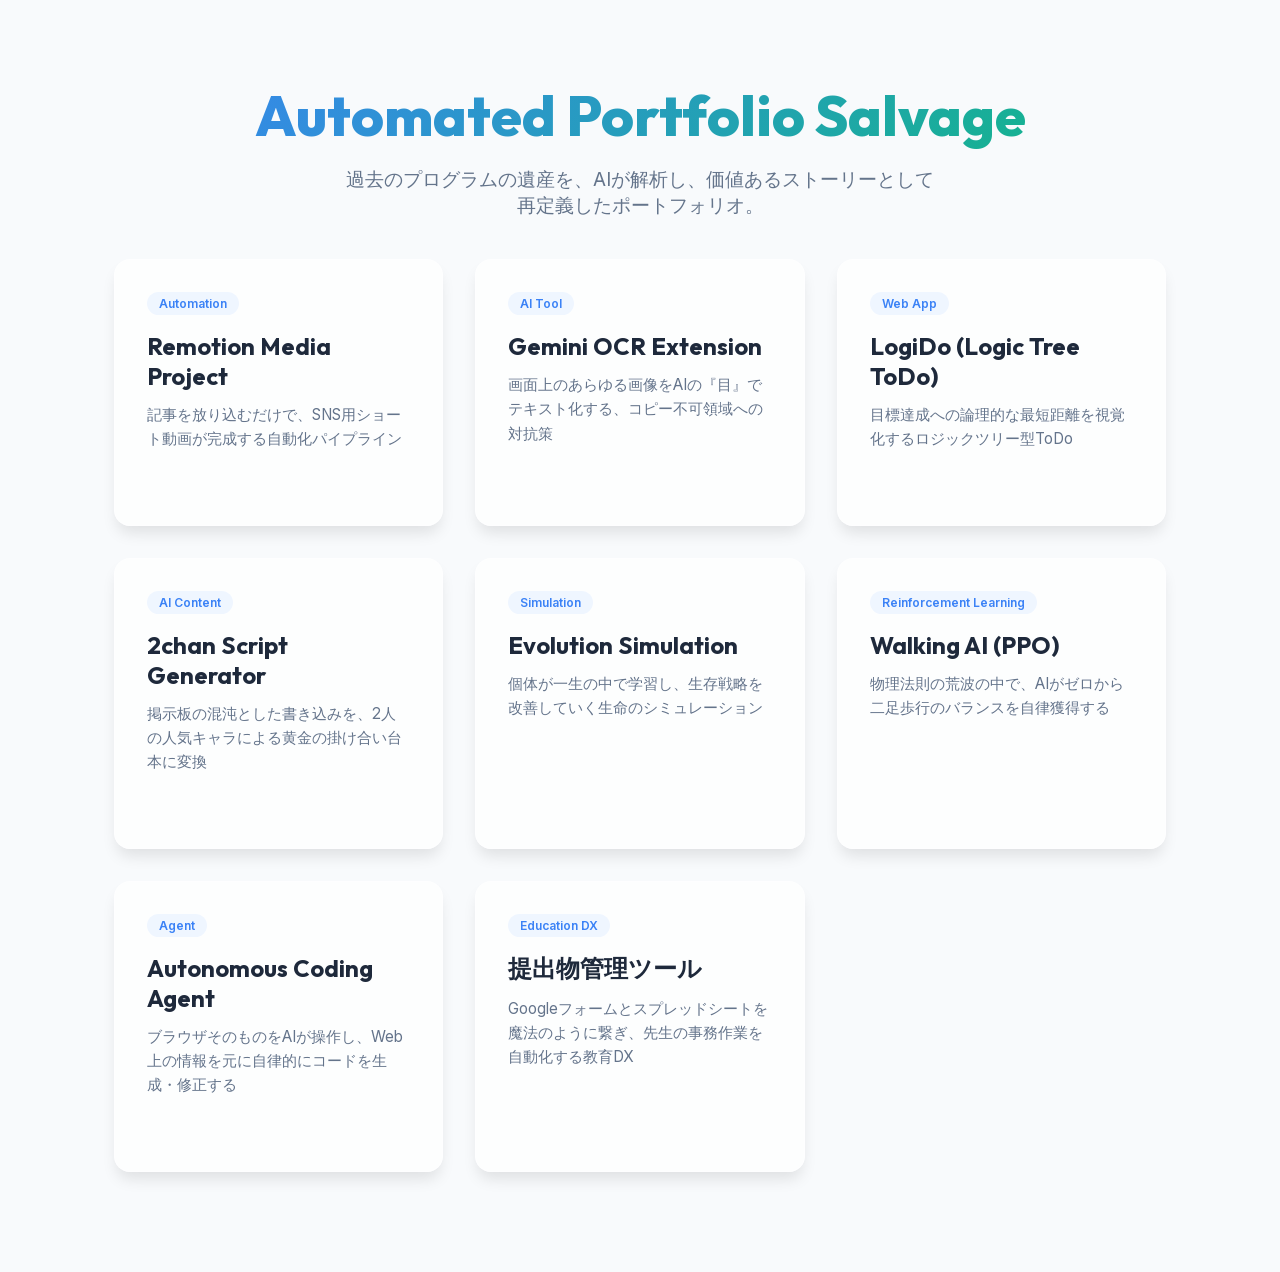
<file: index.html>
<!DOCTYPE html><html lang="ja" class="inter_fe8b9d92-module__LINzvG__variable outfit_ca35ecd4-module__VNkuCW__variable"><head><meta charSet="utf-8"/><meta name="viewport" content="width=device-width, initial-scale=1"/><link rel="preload" href="/_next/static/media/1b99372b3eaef0c8-s.p.0gx2haw2tmll8.woff2" as="font" crossorigin="" type="font/woff2"/><link rel="preload" href="/_next/static/media/83afe278b6a6bb3c-s.p.0q-301v4kxxnr.woff2" as="font" crossorigin="" type="font/woff2"/><link rel="stylesheet" href="/_next/static/chunks/0m2rqd44.np_g.css" data-precedence="next"/><link rel="stylesheet" href="/_next/static/chunks/0vb1giloxu9ul.css" data-precedence="next"/><link rel="preload" as="script" fetchPriority="low" href="/_next/static/chunks/15xrurgzs99gv.js"/><script src="/_next/static/chunks/146rw096sf~36.js" async=""></script><script src="/_next/static/chunks/01m~lx1_c5ka8.js" async=""></script><script src="/_next/static/chunks/02j8d7.9f.ryz.js" async=""></script><script src="/_next/static/chunks/turbopack-0h~.fhwxrj50z.js" async=""></script><script src="/_next/static/chunks/01xlw8hd842-c.js" async=""></script><script src="/_next/static/chunks/0d3shmwh5_nmn.js" async=""></script><script src="/_next/static/chunks/0ka051yepewro.js" async=""></script><meta name="next-size-adjust" content=""/><title>AI Portfolio | Automated Salvage System</title><meta name="description" content="A collection of AI projects and automation tools."/><link rel="icon" href="/favicon.ico?favicon.0x3dzn~oxb6tn.ico" sizes="256x256" type="image/x-icon"/><script src="/_next/static/chunks/03~yq9q893hmn.js" noModule=""></script></head><body><div hidden=""><!--$--><!--/$--></div><main class="min-h-screen"><header class="section container" style="text-align:center;padding-bottom:40px"><h1 class="page-module___8aEwW__heroTitle animate-fade-in" style="font-family:var(--font-outfit);font-size:3.5rem;font-weight:800;margin-bottom:16px;background:linear-gradient(135deg, var(--primary), var(--accent));-webkit-background-clip:text;-webkit-text-fill-color:transparent">Automated Portfolio Salvage</h1><p class="hero-subtitle animate-fade-in" style="font-size:1.2rem;color:var(--text-muted);max-width:600px;margin:0 auto;animation-delay:0.2s">過去のプログラムの遺産を、AIが解析し、価値あるストーリーとして再定義したポートフォリオ。</p></header><section class="container" style="padding-bottom:100px"><div class="page-module___8aEwW__grid"><div style="animation-delay:0s"><a style="text-decoration:none" href="/projects/remotion-media-project"><div class="ProjectTile-module__YsVo5W__tile glass animate-fade-in"><div class="ProjectTile-module__YsVo5W__badge">Automation</div><h3 class="ProjectTile-module__YsVo5W__title">Remotion Media Project</h3><p class="ProjectTile-module__YsVo5W__hook">記事を放り込むだけで、SNS用ショート動画が完成する自動化パイプライン</p><div class="ProjectTile-module__YsVo5W__viewMore">View Project →</div></div></a></div><div style="animation-delay:0.1s"><a style="text-decoration:none" href="/projects/gemini-ocr-extension"><div class="ProjectTile-module__YsVo5W__tile glass animate-fade-in"><div class="ProjectTile-module__YsVo5W__badge">AI Tool</div><h3 class="ProjectTile-module__YsVo5W__title">Gemini OCR Extension</h3><p class="ProjectTile-module__YsVo5W__hook">画面上のあらゆる画像をAIの『目』でテキスト化する、コピー不可領域への対抗策</p><div class="ProjectTile-module__YsVo5W__viewMore">View Project →</div></div></a></div><div style="animation-delay:0.2s"><a style="text-decoration:none" href="/projects/logic-todo-list"><div class="ProjectTile-module__YsVo5W__tile glass animate-fade-in"><div class="ProjectTile-module__YsVo5W__badge">Web App</div><h3 class="ProjectTile-module__YsVo5W__title">LogiDo (Logic Tree ToDo)</h3><p class="ProjectTile-module__YsVo5W__hook">目標達成への論理的な最短距離を視覚化するロジックツリー型ToDo</p><div class="ProjectTile-module__YsVo5W__viewMore">View Project →</div></div></a></div><div style="animation-delay:0.30000000000000004s"><a style="text-decoration:none" href="/projects/2chan"><div class="ProjectTile-module__YsVo5W__tile glass animate-fade-in"><div class="ProjectTile-module__YsVo5W__badge">AI Content</div><h3 class="ProjectTile-module__YsVo5W__title">2chan Script Generator</h3><p class="ProjectTile-module__YsVo5W__hook">掲示板の混沌とした書き込みを、2人の人気キャラによる黄金の掛け合い台本に変換</p><div class="ProjectTile-module__YsVo5W__viewMore">View Project →</div></div></a></div><div style="animation-delay:0.4s"><a style="text-decoration:none" href="/projects/evolution-food-9"><div class="ProjectTile-module__YsVo5W__tile glass animate-fade-in"><div class="ProjectTile-module__YsVo5W__badge">Simulation</div><h3 class="ProjectTile-module__YsVo5W__title">Evolution Simulation</h3><p class="ProjectTile-module__YsVo5W__hook">個体が一生の中で学習し、生存戦略を改善していく生命のシミュレーション</p><div class="ProjectTile-module__YsVo5W__viewMore">View Project →</div></div></a></div><div style="animation-delay:0.5s"><a style="text-decoration:none" href="/projects/walking-ai-ppo"><div class="ProjectTile-module__YsVo5W__tile glass animate-fade-in"><div class="ProjectTile-module__YsVo5W__badge">Reinforcement Learning</div><h3 class="ProjectTile-module__YsVo5W__title">Walking AI (PPO)</h3><p class="ProjectTile-module__YsVo5W__hook">物理法則の荒波の中で、AIがゼロから二足歩行のバランスを自律獲得する</p><div class="ProjectTile-module__YsVo5W__viewMore">View Project →</div></div></a></div><div style="animation-delay:0.6000000000000001s"><a style="text-decoration:none" href="/projects/autonomous-coding-agent"><div class="ProjectTile-module__YsVo5W__tile glass animate-fade-in"><div class="ProjectTile-module__YsVo5W__badge">Agent</div><h3 class="ProjectTile-module__YsVo5W__title">Autonomous Coding Agent</h3><p class="ProjectTile-module__YsVo5W__hook">ブラウザそのものをAIが操作し、Web上の情報を元に自律的にコードを生成・修正する</p><div class="ProjectTile-module__YsVo5W__viewMore">View Project →</div></div></a></div><div style="animation-delay:0.7000000000000001s"><a style="text-decoration:none" href="/projects/school-management-tool"><div class="ProjectTile-module__YsVo5W__tile glass animate-fade-in"><div class="ProjectTile-module__YsVo5W__badge">Education DX</div><h3 class="ProjectTile-module__YsVo5W__title">提出物管理ツール</h3><p class="ProjectTile-module__YsVo5W__hook">Googleフォームとスプレッドシートを魔法のように繋ぎ、先生の事務作業を自動化する教育DX</p><div class="ProjectTile-module__YsVo5W__viewMore">View Project →</div></div></a></div></div></section></main><!--$--><!--/$--><script src="/_next/static/chunks/15xrurgzs99gv.js" id="_R_" async=""></script><script>(self.__next_f=self.__next_f||[]).push([0])</script><script>self.__next_f.push([1,"1:\"$Sreact.fragment\"\n2:I[39756,[\"/_next/static/chunks/01xlw8hd842-c.js\",\"/_next/static/chunks/0d3shmwh5_nmn.js\"],\"default\"]\n3:I[37457,[\"/_next/static/chunks/01xlw8hd842-c.js\",\"/_next/static/chunks/0d3shmwh5_nmn.js\"],\"default\"]\n4:I[22016,[\"/_next/static/chunks/01xlw8hd842-c.js\",\"/_next/static/chunks/0d3shmwh5_nmn.js\",\"/_next/static/chunks/0ka051yepewro.js\"],\"\"]\nf:I[68027,[\"/_next/static/chunks/01xlw8hd842-c.js\",\"/_next/static/chunks/0d3shmwh5_nmn.js\"],\"default\",1]\n:HL[\"/_next/static/chunks/0m2rqd44.np_g.css\",\"style\"]\n:HL[\"/_next/static/media/1b99372b3eaef0c8-s.p.0gx2haw2tmll8.woff2\",\"font\",{\"crossOrigin\":\"\",\"type\":\"font/woff2\"}]\n:HL[\"/_next/static/media/83afe278b6a6bb3c-s.p.0q-301v4kxxnr.woff2\",\"font\",{\"crossOrigin\":\"\",\"type\":\"font/woff2\"}]\n:HL[\"/_next/static/chunks/0vb1giloxu9ul.css\",\"style\"]\n"])</script><script>self.__next_f.push([1,"0:{\"P\":null,\"c\":[\"\",\"\"],\"q\":\"\",\"i\":false,\"f\":[[[\"\",{\"children\":[\"__PAGE__\",{}]},\"$undefined\",\"$undefined\",16],[[\"$\",\"$1\",\"c\",{\"children\":[[[\"$\",\"link\",\"0\",{\"rel\":\"stylesheet\",\"href\":\"/_next/static/chunks/0m2rqd44.np_g.css\",\"precedence\":\"next\",\"crossOrigin\":\"$undefined\",\"nonce\":\"$undefined\"}],[\"$\",\"script\",\"script-0\",{\"src\":\"/_next/static/chunks/01xlw8hd842-c.js\",\"async\":true,\"nonce\":\"$undefined\"}],[\"$\",\"script\",\"script-1\",{\"src\":\"/_next/static/chunks/0d3shmwh5_nmn.js\",\"async\":true,\"nonce\":\"$undefined\"}]],[\"$\",\"html\",null,{\"lang\":\"ja\",\"className\":\"inter_fe8b9d92-module__LINzvG__variable outfit_ca35ecd4-module__VNkuCW__variable\",\"children\":[\"$\",\"body\",null,{\"children\":[\"$\",\"$L2\",null,{\"parallelRouterKey\":\"children\",\"error\":\"$undefined\",\"errorStyles\":\"$undefined\",\"errorScripts\":\"$undefined\",\"template\":[\"$\",\"$L3\",null,{}],\"templateStyles\":\"$undefined\",\"templateScripts\":\"$undefined\",\"notFound\":[[[\"$\",\"title\",null,{\"children\":\"404: This page could not be found.\"}],[\"$\",\"div\",null,{\"style\":{\"fontFamily\":\"system-ui,\\\"Segoe UI\\\",Roboto,Helvetica,Arial,sans-serif,\\\"Apple Color Emoji\\\",\\\"Segoe UI Emoji\\\"\",\"height\":\"100vh\",\"textAlign\":\"center\",\"display\":\"flex\",\"flexDirection\":\"column\",\"alignItems\":\"center\",\"justifyContent\":\"center\"},\"children\":[\"$\",\"div\",null,{\"children\":[[\"$\",\"style\",null,{\"dangerouslySetInnerHTML\":{\"__html\":\"body{color:#000;background:#fff;margin:0}.next-error-h1{border-right:1px solid rgba(0,0,0,.3)}@media (prefers-color-scheme:dark){body{color:#fff;background:#000}.next-error-h1{border-right:1px solid rgba(255,255,255,.3)}}\"}}],[\"$\",\"h1\",null,{\"className\":\"next-error-h1\",\"style\":{\"display\":\"inline-block\",\"margin\":\"0 20px 0 0\",\"padding\":\"0 23px 0 0\",\"fontSize\":24,\"fontWeight\":500,\"verticalAlign\":\"top\",\"lineHeight\":\"49px\"},\"children\":404}],[\"$\",\"div\",null,{\"style\":{\"display\":\"inline-block\"},\"children\":[\"$\",\"h2\",null,{\"style\":{\"fontSize\":14,\"fontWeight\":400,\"lineHeight\":\"49px\",\"margin\":0},\"children\":\"This page could not be found.\"}]}]]}]}]],[]],\"forbidden\":\"$undefined\",\"unauthorized\":\"$undefined\"}]}]}]]}],{\"children\":[[\"$\",\"$1\",\"c\",{\"children\":[[\"$\",\"main\",null,{\"className\":\"min-h-screen\",\"children\":[[\"$\",\"header\",null,{\"className\":\"section container\",\"style\":{\"textAlign\":\"center\",\"paddingBottom\":\"40px\"},\"children\":[[\"$\",\"h1\",null,{\"className\":\"page-module___8aEwW__heroTitle animate-fade-in\",\"style\":{\"fontFamily\":\"var(--font-outfit)\",\"fontSize\":\"3.5rem\",\"fontWeight\":800,\"marginBottom\":\"16px\",\"background\":\"linear-gradient(135deg, var(--primary), var(--accent))\",\"WebkitBackgroundClip\":\"text\",\"WebkitTextFillColor\":\"transparent\"},\"children\":\"Automated Portfolio Salvage\"}],[\"$\",\"p\",null,{\"className\":\"hero-subtitle animate-fade-in\",\"style\":{\"fontSize\":\"1.2rem\",\"color\":\"var(--text-muted)\",\"maxWidth\":\"600px\",\"margin\":\"0 auto\",\"animationDelay\":\"0.2s\"},\"children\":\"過去のプログラムの遺産を、AIが解析し、価値あるストーリーとして再定義したポートフォリオ。\"}]]}],[\"$\",\"section\",null,{\"className\":\"container\",\"style\":{\"paddingBottom\":\"100px\"},\"children\":[\"$\",\"div\",null,{\"className\":\"page-module___8aEwW__grid\",\"children\":[[\"$\",\"div\",\"remotion-media-project\",{\"style\":{\"animationDelay\":\"0s\"},\"children\":[\"$\",\"$L4\",null,{\"href\":\"/projects/remotion-media-project\",\"style\":{\"textDecoration\":\"none\"},\"children\":[\"$\",\"div\",null,{\"className\":\"ProjectTile-module__YsVo5W__tile glass animate-fade-in\",\"children\":[[\"$\",\"div\",null,{\"className\":\"ProjectTile-module__YsVo5W__badge\",\"children\":\"Automation\"}],[\"$\",\"h3\",null,{\"className\":\"ProjectTile-module__YsVo5W__title\",\"children\":\"Remotion Media Project\"}],[\"$\",\"p\",null,{\"className\":\"ProjectTile-module__YsVo5W__hook\",\"children\":\"記事を放り込むだけで、SNS用ショート動画が完成する自動化パイプライン\"}],[\"$\",\"div\",null,{\"className\":\"ProjectTile-module__YsVo5W__viewMore\",\"children\":\"View Project →\"}]]}]}]}],[\"$\",\"div\",\"gemini-ocr-extension\",{\"style\":{\"animationDelay\":\"0.1s\"},\"children\":[\"$\",\"$L4\",null,{\"href\":\"/projects/gemini-ocr-extension\",\"style\":{\"textDecoration\":\"none\"},\"children\":[\"$\",\"div\",null,{\"className\":\"ProjectTile-module__YsVo5W__tile glass animate-fade-in\",\"children\":[[\"$\",\"div\",null,{\"className\":\"ProjectTile-module__YsVo5W__badge\",\"children\":\"AI Tool\"}],[\"$\",\"h3\",null,{\"className\":\"ProjectTile-module__YsVo5W__title\",\"children\":\"Gemini OCR Extension\"}],[\"$\",\"p\",null,{\"className\":\"ProjectTile-module__YsVo5W__hook\",\"children\":\"画面上のあらゆる画像をAIの『目』でテキスト化する、コピー不可領域への対抗策\"}],[\"$\",\"div\",null,{\"className\":\"ProjectTile-module__YsVo5W__viewMore\",\"children\":\"View Project →\"}]]}]}]}],[\"$\",\"div\",\"logic-todo-list\",{\"style\":{\"animationDelay\":\"0.2s\"},\"children\":[\"$\",\"$L4\",null,{\"href\":\"/projects/logic-todo-list\",\"style\":{\"textDecoration\":\"none\"},\"children\":\"$L5\"}]}],\"$L6\",\"$L7\",\"$L8\",\"$L9\",\"$La\"]}]}]]}],[\"$Lb\",\"$Lc\"],\"$Ld\"]}],{},null,false,null]},null,false,null],\"$Le\",false]],\"m\":\"$undefined\",\"G\":[\"$f\",[\"$L10\"]],\"S\":true,\"h\":null,\"s\":\"$undefined\",\"l\":\"$undefined\",\"p\":\"$undefined\",\"d\":\"$undefined\",\"b\":\"VdL_v0Ljy1t4bKYLSe7Zi\"}\n"])</script><script>self.__next_f.push([1,"11:I[97367,[\"/_next/static/chunks/01xlw8hd842-c.js\",\"/_next/static/chunks/0d3shmwh5_nmn.js\"],\"OutletBoundary\"]\n12:\"$Sreact.suspense\"\n14:I[97367,[\"/_next/static/chunks/01xlw8hd842-c.js\",\"/_next/static/chunks/0d3shmwh5_nmn.js\"],\"ViewportBoundary\"]\n16:I[97367,[\"/_next/static/chunks/01xlw8hd842-c.js\",\"/_next/static/chunks/0d3shmwh5_nmn.js\"],\"MetadataBoundary\"]\n5:[\"$\",\"div\",null,{\"className\":\"ProjectTile-module__YsVo5W__tile glass animate-fade-in\",\"children\":[[\"$\",\"div\",null,{\"className\":\"ProjectTile-module__YsVo5W__badge\",\"children\":\"Web App\"}],[\"$\",\"h3\",null,{\"className\":\"ProjectTile-module__YsVo5W__title\",\"children\":\"LogiDo (Logic Tree ToDo)\"}],[\"$\",\"p\",null,{\"className\":\"ProjectTile-module__YsVo5W__hook\",\"children\":\"目標達成への論理的な最短距離を視覚化するロジックツリー型ToDo\"}],[\"$\",\"div\",null,{\"className\":\"ProjectTile-module__YsVo5W__viewMore\",\"children\":\"View Project →\"}]]}]\n6:[\"$\",\"div\",\"2chan\",{\"style\":{\"animationDelay\":\"0.30000000000000004s\"},\"children\":[\"$\",\"$L4\",null,{\"href\":\"/projects/2chan\",\"style\":{\"textDecoration\":\"none\"},\"children\":[\"$\",\"div\",null,{\"className\":\"ProjectTile-module__YsVo5W__tile glass animate-fade-in\",\"children\":[[\"$\",\"div\",null,{\"className\":\"ProjectTile-module__YsVo5W__badge\",\"children\":\"AI Content\"}],[\"$\",\"h3\",null,{\"className\":\"ProjectTile-module__YsVo5W__title\",\"children\":\"2chan Script Generator\"}],[\"$\",\"p\",null,{\"className\":\"ProjectTile-module__YsVo5W__hook\",\"children\":\"掲示板の混沌とした書き込みを、2人の人気キャラによる黄金の掛け合い台本に変換\"}],[\"$\",\"div\",null,{\"className\":\"ProjectTile-module__YsVo5W__viewMore\",\"children\":\"View Project →\"}]]}]}]}]\n7:[\"$\",\"div\",\"evolution-food-9\",{\"style\":{\"animationDelay\":\"0.4s\"},\"children\":[\"$\",\"$L4\",null,{\"href\":\"/projects/evolution-food-9\",\"style\":{\"textDecoration\":\"none\"},\"children\":[\"$\",\"div\",null,{\"className\":\"ProjectTile-module__YsVo5W__tile glass animate-fade-in\",\"children\":[[\"$\",\"div\",null,{\"className\":\"ProjectTile-module__YsVo5W__badge\",\"children\":\"Simulation\"}],[\"$\",\"h3\",null,{\"className\":\"ProjectTile-module__YsVo5W__title\",\"children\":\"Evolution Simulation\"}],[\"$\",\"p\",null,{\"className\":\"ProjectTile-module__YsVo5W__hook\",\"children\":\"個体が一生の中で学習し、生存戦略を改善していく生命のシミュレーション\"}],[\"$\",\"div\",null,{\"className\":\"ProjectTile-module__YsVo5W__viewMore\",\"children\":\"View Project →\"}]]}]}]}]\n8:[\"$\",\"div\",\"walking-ai-ppo\",{\"style\":{\"animationDelay\":\"0.5s\"},\"children\":[\"$\",\"$L4\",null,{\"href\":\"/projects/walking-ai-ppo\",\"style\":{\"textDecoration\":\"none\"},\"children\":[\"$\",\"div\",null,{\"className\":\"ProjectTile-module__YsVo5W__tile glass animate-fade-in\",\"children\":[[\"$\",\"div\",null,{\"className\":\"ProjectTile-module__YsVo5W__badge\",\"children\":\"Reinforcement Learning\"}],[\"$\",\"h3\",null,{\"className\":\"ProjectTile-module__YsVo5W__title\",\"children\":\"Walking AI (PPO)\"}],[\"$\",\"p\",null,{\"className\":\"ProjectTile-module__YsVo5W__hook\",\"children\":\"物理法則の荒波の中で、AIがゼロから二足歩行のバランスを自律獲得する\"}],[\"$\",\"div\",null,{\"className\":\"ProjectTile-module__YsVo5W__viewMore\",\"children\":\"View Project →\"}]]}]}]}]\n9:[\"$\",\"div\",\"autonomous-coding-agent\",{\"style\":{\"animationDelay\":\"0.6000000000000001s\"},\"children\":[\"$\",\"$L4\",null,{\"href\":\"/projects/autonomous-coding-agent\",\"style\":{\"textDecoration\":\"none\"},\"children\":[\"$\",\"div\",null,{\"className\":\"ProjectTile-module__YsVo5W__tile glass animate-fade-in\",\"children\":[[\"$\",\"div\",null,{\"className\":\"ProjectTile-module__YsVo5W__badge\",\"children\":\"Agent\"}],[\"$\",\"h3\",null,{\"className\":\"ProjectTile-module__YsVo5W__title\",\"children\":\"Autonomous Coding Agent\"}],[\"$\",\"p\",null,{\"className\":\"ProjectTile-module__YsVo5W__hook\",\"children\":\"ブラウザそのものをAIが操作し、Web上の情報を元に自律的にコードを生成・修正する\"}],[\"$\",\"div\",null,{\"className\":\"ProjectTile-module__YsVo5W__viewMore\",\"children\":\"View Project →\"}]]}]}]}]\na:[\"$\",\"div\",\"school-management-tool\",{\"style\":{\"animationDelay\":\"0.7000000000000001s\"},\"children\":[\"$\",\"$L4\",null,{\"href\":\""])</script><script>self.__next_f.push([1,"/projects/school-management-tool\",\"style\":{\"textDecoration\":\"none\"},\"children\":[\"$\",\"div\",null,{\"className\":\"ProjectTile-module__YsVo5W__tile glass animate-fade-in\",\"children\":[[\"$\",\"div\",null,{\"className\":\"ProjectTile-module__YsVo5W__badge\",\"children\":\"Education DX\"}],[\"$\",\"h3\",null,{\"className\":\"ProjectTile-module__YsVo5W__title\",\"children\":\"提出物管理ツール\"}],[\"$\",\"p\",null,{\"className\":\"ProjectTile-module__YsVo5W__hook\",\"children\":\"Googleフォームとスプレッドシートを魔法のように繋ぎ、先生の事務作業を自動化する教育DX\"}],[\"$\",\"div\",null,{\"className\":\"ProjectTile-module__YsVo5W__viewMore\",\"children\":\"View Project →\"}]]}]}]}]\nb:[\"$\",\"link\",\"0\",{\"rel\":\"stylesheet\",\"href\":\"/_next/static/chunks/0vb1giloxu9ul.css\",\"precedence\":\"next\",\"crossOrigin\":\"$undefined\",\"nonce\":\"$undefined\"}]\nc:[\"$\",\"script\",\"script-0\",{\"src\":\"/_next/static/chunks/0ka051yepewro.js\",\"async\":true,\"nonce\":\"$undefined\"}]\nd:[\"$\",\"$L11\",null,{\"children\":[\"$\",\"$12\",null,{\"name\":\"Next.MetadataOutlet\",\"children\":\"$@13\"}]}]\ne:[\"$\",\"$1\",\"h\",{\"children\":[null,[\"$\",\"$L14\",null,{\"children\":\"$L15\"}],[\"$\",\"div\",null,{\"hidden\":true,\"children\":[\"$\",\"$L16\",null,{\"children\":[\"$\",\"$12\",null,{\"name\":\"Next.Metadata\",\"children\":\"$L17\"}]}]}],[\"$\",\"meta\",null,{\"name\":\"next-size-adjust\",\"content\":\"\"}]]}]\n10:[\"$\",\"link\",\"0\",{\"rel\":\"stylesheet\",\"href\":\"/_next/static/chunks/0m2rqd44.np_g.css\",\"precedence\":\"next\",\"crossOrigin\":\"$undefined\",\"nonce\":\"$undefined\"}]\n"])</script><script>self.__next_f.push([1,"15:[[\"$\",\"meta\",\"0\",{\"charSet\":\"utf-8\"}],[\"$\",\"meta\",\"1\",{\"name\":\"viewport\",\"content\":\"width=device-width, initial-scale=1\"}]]\n"])</script><script>self.__next_f.push([1,"18:I[27201,[\"/_next/static/chunks/01xlw8hd842-c.js\",\"/_next/static/chunks/0d3shmwh5_nmn.js\"],\"IconMark\"]\n13:null\n17:[[\"$\",\"title\",\"0\",{\"children\":\"AI Portfolio | Automated Salvage System\"}],[\"$\",\"meta\",\"1\",{\"name\":\"description\",\"content\":\"A collection of AI projects and automation tools.\"}],[\"$\",\"link\",\"2\",{\"rel\":\"icon\",\"href\":\"/favicon.ico?favicon.0x3dzn~oxb6tn.ico\",\"sizes\":\"256x256\",\"type\":\"image/x-icon\"}],[\"$\",\"$L18\",\"3\",{}]]\n"])</script></body></html>
</file>
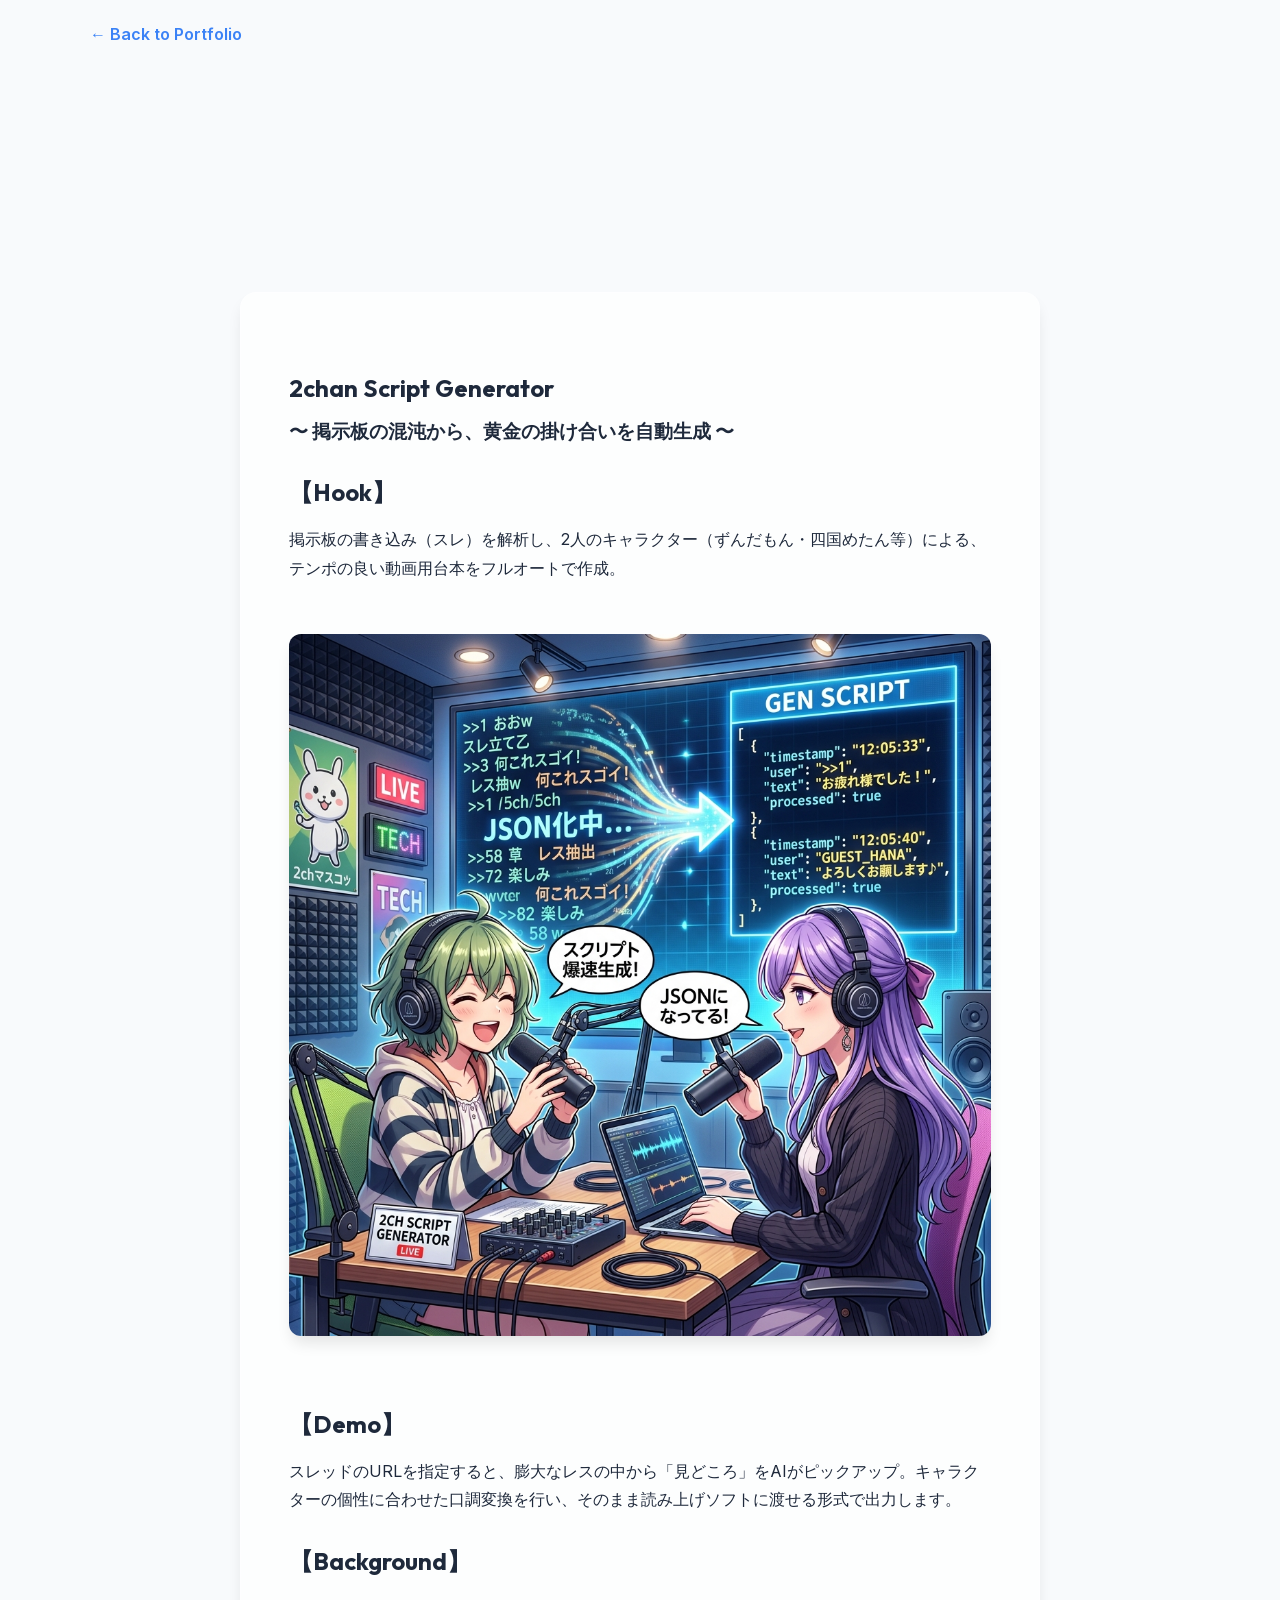
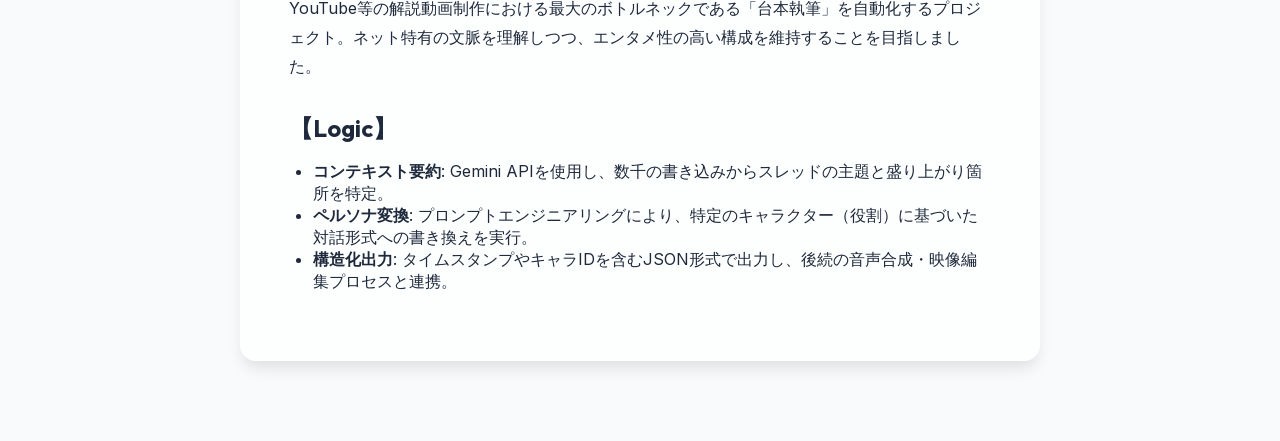
<file: projects/2chan.html>
<!DOCTYPE html><html lang="ja" class="inter_fe8b9d92-module__LINzvG__variable outfit_ca35ecd4-module__VNkuCW__variable"><head><meta charSet="utf-8"/><meta name="viewport" content="width=device-width, initial-scale=1"/><link rel="preload" href="/_next/static/media/1b99372b3eaef0c8-s.p.0gx2haw2tmll8.woff2" as="font" crossorigin="" type="font/woff2"/><link rel="preload" href="/_next/static/media/83afe278b6a6bb3c-s.p.0q-301v4kxxnr.woff2" as="font" crossorigin="" type="font/woff2"/><link rel="stylesheet" href="/_next/static/chunks/0m2rqd44.np_g.css" data-precedence="next"/><link rel="stylesheet" href="/_next/static/chunks/0-j-79~psd584.css" data-precedence="next"/><link rel="preload" as="script" fetchPriority="low" href="/_next/static/chunks/15xrurgzs99gv.js"/><script src="/_next/static/chunks/146rw096sf~36.js" async=""></script><script src="/_next/static/chunks/01m~lx1_c5ka8.js" async=""></script><script src="/_next/static/chunks/02j8d7.9f.ryz.js" async=""></script><script src="/_next/static/chunks/turbopack-0h~.fhwxrj50z.js" async=""></script><script src="/_next/static/chunks/01xlw8hd842-c.js" async=""></script><script src="/_next/static/chunks/0d3shmwh5_nmn.js" async=""></script><script src="/_next/static/chunks/0ka051yepewro.js" async=""></script><meta name="next-size-adjust" content=""/><title>AI Portfolio | Automated Salvage System</title><meta name="description" content="A collection of AI projects and automation tools."/><link rel="icon" href="/favicon.ico?favicon.0x3dzn~oxb6tn.ico" sizes="256x256" type="image/x-icon"/><script src="/_next/static/chunks/03~yq9q893hmn.js" noModule=""></script></head><body><div hidden=""><!--$--><!--/$--></div><article class="page-module__e_nj4G__article animate-fade-in"><nav class="container page-module__e_nj4G__nav"><a class="page-module__e_nj4G__backLink" href="/">← Back to Portfolio</a></nav><header class="section container page-module__e_nj4G__header"><div class="page-module__e_nj4G__categoryLabel"></div><h1 class="page-module__e_nj4G__title"></h1><p class="page-module__e_nj4G__hook"></p></header><main class="container section page-module__e_nj4G__contentWrapper"><div class="page-module__e_nj4G__markdownBody glass"><h1>2chan Script Generator</h1>
<h3>〜 掲示板の混沌から、黄金の掛け合いを自動生成 〜</h3>
<h2>【Hook】</h2>
<p>掲示板の書き込み（スレ）を解析し、2人のキャラクター（ずんだもん・四国めたん等）による、テンポの良い動画用台本をフルオートで作成。</p>
<p><img src="/images/zundamon_metan_script_1778627533323.png" alt="2chan Script Demo"></p>
<h2>【Demo】</h2>
<p>スレッドのURLを指定すると、膨大なレスの中から「見どころ」をAIがピックアップ。キャラクターの個性に合わせた口調変換を行い、そのまま読み上げソフトに渡せる形式で出力します。</p>
<h2>【Background】</h2>
<p>YouTube等の解説動画制作における最大のボトルネックである「台本執筆」を自動化するプロジェクト。ネット特有の文脈を理解しつつ、エンタメ性の高い構成を維持することを目指しました。</p>
<h2>【Logic】</h2>
<ul>
<li><strong>コンテキスト要約</strong>: Gemini APIを使用し、数千の書き込みからスレッドの主題と盛り上がり箇所を特定。</li>
<li><strong>ペルソナ変換</strong>: プロンプトエンジニアリングにより、特定のキャラクター（役割）に基づいた対話形式への書き換えを実行。</li>
<li><strong>構造化出力</strong>: タイムスタンプやキャラIDを含むJSON形式で出力し、後続の音声合成・映像編集プロセスと連携。</li>
</ul>
</div></main></article><!--$--><!--/$--><script src="/_next/static/chunks/15xrurgzs99gv.js" id="_R_" async=""></script><script>(self.__next_f=self.__next_f||[]).push([0])</script><script>self.__next_f.push([1,"1:\"$Sreact.fragment\"\n2:I[39756,[\"/_next/static/chunks/01xlw8hd842-c.js\",\"/_next/static/chunks/0d3shmwh5_nmn.js\"],\"default\"]\n3:I[37457,[\"/_next/static/chunks/01xlw8hd842-c.js\",\"/_next/static/chunks/0d3shmwh5_nmn.js\"],\"default\"]\n5:I[97367,[\"/_next/static/chunks/01xlw8hd842-c.js\",\"/_next/static/chunks/0d3shmwh5_nmn.js\"],\"OutletBoundary\"]\n6:\"$Sreact.suspense\"\n9:I[97367,[\"/_next/static/chunks/01xlw8hd842-c.js\",\"/_next/static/chunks/0d3shmwh5_nmn.js\"],\"ViewportBoundary\"]\nb:I[97367,[\"/_next/static/chunks/01xlw8hd842-c.js\",\"/_next/static/chunks/0d3shmwh5_nmn.js\"],\"MetadataBoundary\"]\nd:I[68027,[\"/_next/static/chunks/01xlw8hd842-c.js\",\"/_next/static/chunks/0d3shmwh5_nmn.js\"],\"default\",1]\n:HL[\"/_next/static/chunks/0m2rqd44.np_g.css\",\"style\"]\n:HL[\"/_next/static/media/1b99372b3eaef0c8-s.p.0gx2haw2tmll8.woff2\",\"font\",{\"crossOrigin\":\"\",\"type\":\"font/woff2\"}]\n:HL[\"/_next/static/media/83afe278b6a6bb3c-s.p.0q-301v4kxxnr.woff2\",\"font\",{\"crossOrigin\":\"\",\"type\":\"font/woff2\"}]\n:HL[\"/_next/static/chunks/0-j-79~psd584.css\",\"style\"]\n"])</script><script>self.__next_f.push([1,"0:{\"P\":null,\"c\":[\"\",\"projects\",\"2chan\"],\"q\":\"\",\"i\":false,\"f\":[[[\"\",{\"children\":[\"projects\",{\"children\":[[\"id\",\"2chan\",\"d\",null],{\"children\":[\"__PAGE__\",{}]}]}]},\"$undefined\",\"$undefined\",16],[[\"$\",\"$1\",\"c\",{\"children\":[[[\"$\",\"link\",\"0\",{\"rel\":\"stylesheet\",\"href\":\"/_next/static/chunks/0m2rqd44.np_g.css\",\"precedence\":\"next\",\"crossOrigin\":\"$undefined\",\"nonce\":\"$undefined\"}],[\"$\",\"script\",\"script-0\",{\"src\":\"/_next/static/chunks/01xlw8hd842-c.js\",\"async\":true,\"nonce\":\"$undefined\"}],[\"$\",\"script\",\"script-1\",{\"src\":\"/_next/static/chunks/0d3shmwh5_nmn.js\",\"async\":true,\"nonce\":\"$undefined\"}]],[\"$\",\"html\",null,{\"lang\":\"ja\",\"className\":\"inter_fe8b9d92-module__LINzvG__variable outfit_ca35ecd4-module__VNkuCW__variable\",\"children\":[\"$\",\"body\",null,{\"children\":[\"$\",\"$L2\",null,{\"parallelRouterKey\":\"children\",\"error\":\"$undefined\",\"errorStyles\":\"$undefined\",\"errorScripts\":\"$undefined\",\"template\":[\"$\",\"$L3\",null,{}],\"templateStyles\":\"$undefined\",\"templateScripts\":\"$undefined\",\"notFound\":[[[\"$\",\"title\",null,{\"children\":\"404: This page could not be found.\"}],[\"$\",\"div\",null,{\"style\":{\"fontFamily\":\"system-ui,\\\"Segoe UI\\\",Roboto,Helvetica,Arial,sans-serif,\\\"Apple Color Emoji\\\",\\\"Segoe UI Emoji\\\"\",\"height\":\"100vh\",\"textAlign\":\"center\",\"display\":\"flex\",\"flexDirection\":\"column\",\"alignItems\":\"center\",\"justifyContent\":\"center\"},\"children\":[\"$\",\"div\",null,{\"children\":[[\"$\",\"style\",null,{\"dangerouslySetInnerHTML\":{\"__html\":\"body{color:#000;background:#fff;margin:0}.next-error-h1{border-right:1px solid rgba(0,0,0,.3)}@media (prefers-color-scheme:dark){body{color:#fff;background:#000}.next-error-h1{border-right:1px solid rgba(255,255,255,.3)}}\"}}],[\"$\",\"h1\",null,{\"className\":\"next-error-h1\",\"style\":{\"display\":\"inline-block\",\"margin\":\"0 20px 0 0\",\"padding\":\"0 23px 0 0\",\"fontSize\":24,\"fontWeight\":500,\"verticalAlign\":\"top\",\"lineHeight\":\"49px\"},\"children\":404}],[\"$\",\"div\",null,{\"style\":{\"display\":\"inline-block\"},\"children\":[\"$\",\"h2\",null,{\"style\":{\"fontSize\":14,\"fontWeight\":400,\"lineHeight\":\"49px\",\"margin\":0},\"children\":\"This page could not be found.\"}]}]]}]}]],[]],\"forbidden\":\"$undefined\",\"unauthorized\":\"$undefined\"}]}]}]]}],{\"children\":[[\"$\",\"$1\",\"c\",{\"children\":[null,[\"$\",\"$L2\",null,{\"parallelRouterKey\":\"children\",\"error\":\"$undefined\",\"errorStyles\":\"$undefined\",\"errorScripts\":\"$undefined\",\"template\":[\"$\",\"$L3\",null,{}],\"templateStyles\":\"$undefined\",\"templateScripts\":\"$undefined\",\"notFound\":\"$undefined\",\"forbidden\":\"$undefined\",\"unauthorized\":\"$undefined\"}]]}],{\"children\":[[\"$\",\"$1\",\"c\",{\"children\":[null,[\"$\",\"$L2\",null,{\"parallelRouterKey\":\"children\",\"error\":\"$undefined\",\"errorStyles\":\"$undefined\",\"errorScripts\":\"$undefined\",\"template\":[\"$\",\"$L3\",null,{}],\"templateStyles\":\"$undefined\",\"templateScripts\":\"$undefined\",\"notFound\":\"$undefined\",\"forbidden\":\"$undefined\",\"unauthorized\":\"$undefined\"}]]}],{\"children\":[[\"$\",\"$1\",\"c\",{\"children\":[\"$L4\",[[\"$\",\"link\",\"0\",{\"rel\":\"stylesheet\",\"href\":\"/_next/static/chunks/0-j-79~psd584.css\",\"precedence\":\"next\",\"crossOrigin\":\"$undefined\",\"nonce\":\"$undefined\"}],[\"$\",\"script\",\"script-0\",{\"src\":\"/_next/static/chunks/0ka051yepewro.js\",\"async\":true,\"nonce\":\"$undefined\"}]],[\"$\",\"$L5\",null,{\"children\":[\"$\",\"$6\",null,{\"name\":\"Next.MetadataOutlet\",\"children\":\"$@7\"}]}]]}],{},null,false,null]},null,false,\"$@8\"]},null,false,\"$@8\"]},null,false,null],[\"$\",\"$1\",\"h\",{\"children\":[null,[\"$\",\"$L9\",null,{\"children\":\"$La\"}],[\"$\",\"div\",null,{\"hidden\":true,\"children\":[\"$\",\"$Lb\",null,{\"children\":[\"$\",\"$6\",null,{\"name\":\"Next.Metadata\",\"children\":\"$Lc\"}]}]}],[\"$\",\"meta\",null,{\"name\":\"next-size-adjust\",\"content\":\"\"}]]}],false]],\"m\":\"$undefined\",\"G\":[\"$d\",[[\"$\",\"link\",\"0\",{\"rel\":\"stylesheet\",\"href\":\"/_next/static/chunks/0m2rqd44.np_g.css\",\"precedence\":\"next\",\"crossOrigin\":\"$undefined\",\"nonce\":\"$undefined\"}]]],\"S\":true,\"h\":null,\"s\":\"$undefined\",\"l\":\"$undefined\",\"p\":\"$undefined\",\"d\":\"$undefined\",\"b\":\"VdL_v0Ljy1t4bKYLSe7Zi\"}\n"])</script><script>self.__next_f.push([1,"e:[]\n8:\"$We\"\n"])</script><script>self.__next_f.push([1,"f:I[22016,[\"/_next/static/chunks/01xlw8hd842-c.js\",\"/_next/static/chunks/0d3shmwh5_nmn.js\",\"/_next/static/chunks/0ka051yepewro.js\"],\"\"]\n"])</script><script>self.__next_f.push([1,"4:[\"$\",\"article\",null,{\"className\":\"page-module__e_nj4G__article animate-fade-in\",\"children\":[[\"$\",\"nav\",null,{\"className\":\"container page-module__e_nj4G__nav\",\"children\":[\"$\",\"$Lf\",null,{\"href\":\"/\",\"className\":\"page-module__e_nj4G__backLink\",\"children\":\"← Back to Portfolio\"}]}],[\"$\",\"header\",null,{\"className\":\"section container page-module__e_nj4G__header\",\"children\":[[\"$\",\"div\",null,{\"className\":\"page-module__e_nj4G__categoryLabel\",\"children\":\"$undefined\"}],[\"$\",\"h1\",null,{\"className\":\"page-module__e_nj4G__title\",\"children\":\"$undefined\"}],[\"$\",\"p\",null,{\"className\":\"page-module__e_nj4G__hook\",\"children\":\"$undefined\"}]]}],[\"$\",\"main\",null,{\"className\":\"container section page-module__e_nj4G__contentWrapper\",\"children\":[\"$\",\"div\",null,{\"className\":\"page-module__e_nj4G__markdownBody glass\",\"dangerouslySetInnerHTML\":{\"__html\":\"\u003ch1\u003e2chan Script Generator\u003c/h1\u003e\\n\u003ch3\u003e〜 掲示板の混沌から、黄金の掛け合いを自動生成 〜\u003c/h3\u003e\\n\u003ch2\u003e【Hook】\u003c/h2\u003e\\n\u003cp\u003e掲示板の書き込み（スレ）を解析し、2人のキャラクター（ずんだもん・四国めたん等）による、テンポの良い動画用台本をフルオートで作成。\u003c/p\u003e\\n\u003cp\u003e\u003cimg src=\\\"/images/zundamon_metan_script_1778627533323.png\\\" alt=\\\"2chan Script Demo\\\"\u003e\u003c/p\u003e\\n\u003ch2\u003e【Demo】\u003c/h2\u003e\\n\u003cp\u003eスレッドのURLを指定すると、膨大なレスの中から「見どころ」をAIがピックアップ。キャラクターの個性に合わせた口調変換を行い、そのまま読み上げソフトに渡せる形式で出力します。\u003c/p\u003e\\n\u003ch2\u003e【Background】\u003c/h2\u003e\\n\u003cp\u003eYouTube等の解説動画制作における最大のボトルネックである「台本執筆」を自動化するプロジェクト。ネット特有の文脈を理解しつつ、エンタメ性の高い構成を維持することを目指しました。\u003c/p\u003e\\n\u003ch2\u003e【Logic】\u003c/h2\u003e\\n\u003cul\u003e\\n\u003cli\u003e\u003cstrong\u003eコンテキスト要約\u003c/strong\u003e: Gemini APIを使用し、数千の書き込みからスレッドの主題と盛り上がり箇所を特定。\u003c/li\u003e\\n\u003cli\u003e\u003cstrong\u003eペルソナ変換\u003c/strong\u003e: プロンプトエンジニアリングにより、特定のキャラクター（役割）に基づいた対話形式への書き換えを実行。\u003c/li\u003e\\n\u003cli\u003e\u003cstrong\u003e構造化出力\u003c/strong\u003e: タイムスタンプやキャラIDを含むJSON形式で出力し、後続の音声合成・映像編集プロセスと連携。\u003c/li\u003e\\n\u003c/ul\u003e\\n\"}}]}]]}]\n"])</script><script>self.__next_f.push([1,"a:[[\"$\",\"meta\",\"0\",{\"charSet\":\"utf-8\"}],[\"$\",\"meta\",\"1\",{\"name\":\"viewport\",\"content\":\"width=device-width, initial-scale=1\"}]]\n"])</script><script>self.__next_f.push([1,"10:I[27201,[\"/_next/static/chunks/01xlw8hd842-c.js\",\"/_next/static/chunks/0d3shmwh5_nmn.js\"],\"IconMark\"]\n7:null\nc:[[\"$\",\"title\",\"0\",{\"children\":\"AI Portfolio | Automated Salvage System\"}],[\"$\",\"meta\",\"1\",{\"name\":\"description\",\"content\":\"A collection of AI projects and automation tools.\"}],[\"$\",\"link\",\"2\",{\"rel\":\"icon\",\"href\":\"/favicon.ico?favicon.0x3dzn~oxb6tn.ico\",\"sizes\":\"256x256\",\"type\":\"image/x-icon\"}],[\"$\",\"$L10\",\"3\",{}]]\n"])</script></body></html>
</file>
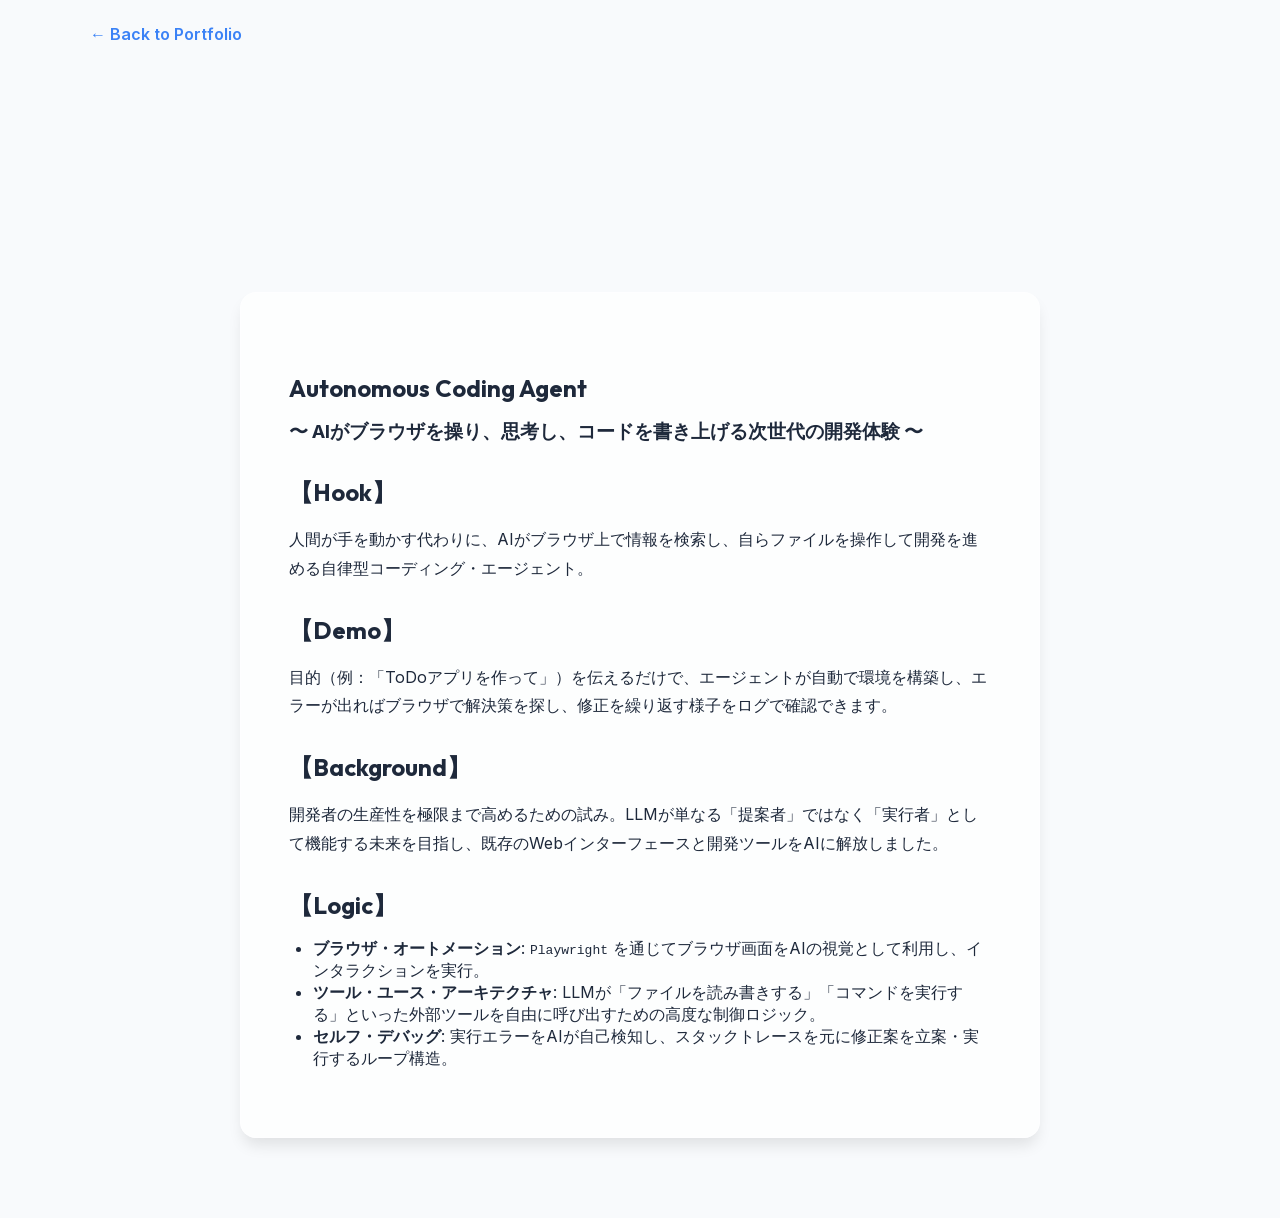
<file: projects/autonomous-coding-agent.html>
<!DOCTYPE html><html lang="ja" class="inter_fe8b9d92-module__LINzvG__variable outfit_ca35ecd4-module__VNkuCW__variable"><head><meta charSet="utf-8"/><meta name="viewport" content="width=device-width, initial-scale=1"/><link rel="preload" href="/_next/static/media/1b99372b3eaef0c8-s.p.0gx2haw2tmll8.woff2" as="font" crossorigin="" type="font/woff2"/><link rel="preload" href="/_next/static/media/83afe278b6a6bb3c-s.p.0q-301v4kxxnr.woff2" as="font" crossorigin="" type="font/woff2"/><link rel="stylesheet" href="/_next/static/chunks/0m2rqd44.np_g.css" data-precedence="next"/><link rel="stylesheet" href="/_next/static/chunks/0-j-79~psd584.css" data-precedence="next"/><link rel="preload" as="script" fetchPriority="low" href="/_next/static/chunks/15xrurgzs99gv.js"/><script src="/_next/static/chunks/146rw096sf~36.js" async=""></script><script src="/_next/static/chunks/01m~lx1_c5ka8.js" async=""></script><script src="/_next/static/chunks/02j8d7.9f.ryz.js" async=""></script><script src="/_next/static/chunks/turbopack-0h~.fhwxrj50z.js" async=""></script><script src="/_next/static/chunks/01xlw8hd842-c.js" async=""></script><script src="/_next/static/chunks/0d3shmwh5_nmn.js" async=""></script><script src="/_next/static/chunks/0ka051yepewro.js" async=""></script><meta name="next-size-adjust" content=""/><title>AI Portfolio | Automated Salvage System</title><meta name="description" content="A collection of AI projects and automation tools."/><link rel="icon" href="/favicon.ico?favicon.0x3dzn~oxb6tn.ico" sizes="256x256" type="image/x-icon"/><script src="/_next/static/chunks/03~yq9q893hmn.js" noModule=""></script></head><body><div hidden=""><!--$--><!--/$--></div><article class="page-module__e_nj4G__article animate-fade-in"><nav class="container page-module__e_nj4G__nav"><a class="page-module__e_nj4G__backLink" href="/">← Back to Portfolio</a></nav><header class="section container page-module__e_nj4G__header"><div class="page-module__e_nj4G__categoryLabel"></div><h1 class="page-module__e_nj4G__title"></h1><p class="page-module__e_nj4G__hook"></p></header><main class="container section page-module__e_nj4G__contentWrapper"><div class="page-module__e_nj4G__markdownBody glass"><h1>Autonomous Coding Agent</h1>
<h3>〜 AIがブラウザを操り、思考し、コードを書き上げる次世代の開発体験 〜</h3>
<h2>【Hook】</h2>
<p>人間が手を動かす代わりに、AIがブラウザ上で情報を検索し、自らファイルを操作して開発を進める自律型コーディング・エージェント。</p>
<h2>【Demo】</h2>
<p>目的（例：「ToDoアプリを作って」）を伝えるだけで、エージェントが自動で環境を構築し、エラーが出ればブラウザで解決策を探し、修正を繰り返す様子をログで確認できます。</p>
<h2>【Background】</h2>
<p>開発者の生産性を極限まで高めるための試み。LLMが単なる「提案者」ではなく「実行者」として機能する未来を目指し、既存のWebインターフェースと開発ツールをAIに解放しました。</p>
<h2>【Logic】</h2>
<ul>
<li><strong>ブラウザ・オートメーション</strong>: <code>Playwright</code> を通じてブラウザ画面をAIの視覚として利用し、インタラクションを実行。</li>
<li><strong>ツール・ユース・アーキテクチャ</strong>: LLMが「ファイルを読み書きする」「コマンドを実行する」といった外部ツールを自由に呼び出すための高度な制御ロジック。</li>
<li><strong>セルフ・デバッグ</strong>: 実行エラーをAIが自己検知し、スタックトレースを元に修正案を立案・実行するループ構造。</li>
</ul>
</div></main></article><!--$--><!--/$--><script src="/_next/static/chunks/15xrurgzs99gv.js" id="_R_" async=""></script><script>(self.__next_f=self.__next_f||[]).push([0])</script><script>self.__next_f.push([1,"1:\"$Sreact.fragment\"\n2:I[39756,[\"/_next/static/chunks/01xlw8hd842-c.js\",\"/_next/static/chunks/0d3shmwh5_nmn.js\"],\"default\"]\n3:I[37457,[\"/_next/static/chunks/01xlw8hd842-c.js\",\"/_next/static/chunks/0d3shmwh5_nmn.js\"],\"default\"]\n5:I[97367,[\"/_next/static/chunks/01xlw8hd842-c.js\",\"/_next/static/chunks/0d3shmwh5_nmn.js\"],\"OutletBoundary\"]\n6:\"$Sreact.suspense\"\n9:I[97367,[\"/_next/static/chunks/01xlw8hd842-c.js\",\"/_next/static/chunks/0d3shmwh5_nmn.js\"],\"ViewportBoundary\"]\nb:I[97367,[\"/_next/static/chunks/01xlw8hd842-c.js\",\"/_next/static/chunks/0d3shmwh5_nmn.js\"],\"MetadataBoundary\"]\nd:I[68027,[\"/_next/static/chunks/01xlw8hd842-c.js\",\"/_next/static/chunks/0d3shmwh5_nmn.js\"],\"default\",1]\n:HL[\"/_next/static/chunks/0m2rqd44.np_g.css\",\"style\"]\n:HL[\"/_next/static/media/1b99372b3eaef0c8-s.p.0gx2haw2tmll8.woff2\",\"font\",{\"crossOrigin\":\"\",\"type\":\"font/woff2\"}]\n:HL[\"/_next/static/media/83afe278b6a6bb3c-s.p.0q-301v4kxxnr.woff2\",\"font\",{\"crossOrigin\":\"\",\"type\":\"font/woff2\"}]\n:HL[\"/_next/static/chunks/0-j-79~psd584.css\",\"style\"]\n"])</script><script>self.__next_f.push([1,"0:{\"P\":null,\"c\":[\"\",\"projects\",\"autonomous-coding-agent\"],\"q\":\"\",\"i\":false,\"f\":[[[\"\",{\"children\":[\"projects\",{\"children\":[[\"id\",\"autonomous-coding-agent\",\"d\",null],{\"children\":[\"__PAGE__\",{}]}]}]},\"$undefined\",\"$undefined\",16],[[\"$\",\"$1\",\"c\",{\"children\":[[[\"$\",\"link\",\"0\",{\"rel\":\"stylesheet\",\"href\":\"/_next/static/chunks/0m2rqd44.np_g.css\",\"precedence\":\"next\",\"crossOrigin\":\"$undefined\",\"nonce\":\"$undefined\"}],[\"$\",\"script\",\"script-0\",{\"src\":\"/_next/static/chunks/01xlw8hd842-c.js\",\"async\":true,\"nonce\":\"$undefined\"}],[\"$\",\"script\",\"script-1\",{\"src\":\"/_next/static/chunks/0d3shmwh5_nmn.js\",\"async\":true,\"nonce\":\"$undefined\"}]],[\"$\",\"html\",null,{\"lang\":\"ja\",\"className\":\"inter_fe8b9d92-module__LINzvG__variable outfit_ca35ecd4-module__VNkuCW__variable\",\"children\":[\"$\",\"body\",null,{\"children\":[\"$\",\"$L2\",null,{\"parallelRouterKey\":\"children\",\"error\":\"$undefined\",\"errorStyles\":\"$undefined\",\"errorScripts\":\"$undefined\",\"template\":[\"$\",\"$L3\",null,{}],\"templateStyles\":\"$undefined\",\"templateScripts\":\"$undefined\",\"notFound\":[[[\"$\",\"title\",null,{\"children\":\"404: This page could not be found.\"}],[\"$\",\"div\",null,{\"style\":{\"fontFamily\":\"system-ui,\\\"Segoe UI\\\",Roboto,Helvetica,Arial,sans-serif,\\\"Apple Color Emoji\\\",\\\"Segoe UI Emoji\\\"\",\"height\":\"100vh\",\"textAlign\":\"center\",\"display\":\"flex\",\"flexDirection\":\"column\",\"alignItems\":\"center\",\"justifyContent\":\"center\"},\"children\":[\"$\",\"div\",null,{\"children\":[[\"$\",\"style\",null,{\"dangerouslySetInnerHTML\":{\"__html\":\"body{color:#000;background:#fff;margin:0}.next-error-h1{border-right:1px solid rgba(0,0,0,.3)}@media (prefers-color-scheme:dark){body{color:#fff;background:#000}.next-error-h1{border-right:1px solid rgba(255,255,255,.3)}}\"}}],[\"$\",\"h1\",null,{\"className\":\"next-error-h1\",\"style\":{\"display\":\"inline-block\",\"margin\":\"0 20px 0 0\",\"padding\":\"0 23px 0 0\",\"fontSize\":24,\"fontWeight\":500,\"verticalAlign\":\"top\",\"lineHeight\":\"49px\"},\"children\":404}],[\"$\",\"div\",null,{\"style\":{\"display\":\"inline-block\"},\"children\":[\"$\",\"h2\",null,{\"style\":{\"fontSize\":14,\"fontWeight\":400,\"lineHeight\":\"49px\",\"margin\":0},\"children\":\"This page could not be found.\"}]}]]}]}]],[]],\"forbidden\":\"$undefined\",\"unauthorized\":\"$undefined\"}]}]}]]}],{\"children\":[[\"$\",\"$1\",\"c\",{\"children\":[null,[\"$\",\"$L2\",null,{\"parallelRouterKey\":\"children\",\"error\":\"$undefined\",\"errorStyles\":\"$undefined\",\"errorScripts\":\"$undefined\",\"template\":[\"$\",\"$L3\",null,{}],\"templateStyles\":\"$undefined\",\"templateScripts\":\"$undefined\",\"notFound\":\"$undefined\",\"forbidden\":\"$undefined\",\"unauthorized\":\"$undefined\"}]]}],{\"children\":[[\"$\",\"$1\",\"c\",{\"children\":[null,[\"$\",\"$L2\",null,{\"parallelRouterKey\":\"children\",\"error\":\"$undefined\",\"errorStyles\":\"$undefined\",\"errorScripts\":\"$undefined\",\"template\":[\"$\",\"$L3\",null,{}],\"templateStyles\":\"$undefined\",\"templateScripts\":\"$undefined\",\"notFound\":\"$undefined\",\"forbidden\":\"$undefined\",\"unauthorized\":\"$undefined\"}]]}],{\"children\":[[\"$\",\"$1\",\"c\",{\"children\":[\"$L4\",[[\"$\",\"link\",\"0\",{\"rel\":\"stylesheet\",\"href\":\"/_next/static/chunks/0-j-79~psd584.css\",\"precedence\":\"next\",\"crossOrigin\":\"$undefined\",\"nonce\":\"$undefined\"}],[\"$\",\"script\",\"script-0\",{\"src\":\"/_next/static/chunks/0ka051yepewro.js\",\"async\":true,\"nonce\":\"$undefined\"}]],[\"$\",\"$L5\",null,{\"children\":[\"$\",\"$6\",null,{\"name\":\"Next.MetadataOutlet\",\"children\":\"$@7\"}]}]]}],{},null,false,null]},null,false,\"$@8\"]},null,false,\"$@8\"]},null,false,null],[\"$\",\"$1\",\"h\",{\"children\":[null,[\"$\",\"$L9\",null,{\"children\":\"$La\"}],[\"$\",\"div\",null,{\"hidden\":true,\"children\":[\"$\",\"$Lb\",null,{\"children\":[\"$\",\"$6\",null,{\"name\":\"Next.Metadata\",\"children\":\"$Lc\"}]}]}],[\"$\",\"meta\",null,{\"name\":\"next-size-adjust\",\"content\":\"\"}]]}],false]],\"m\":\"$undefined\",\"G\":[\"$d\",[[\"$\",\"link\",\"0\",{\"rel\":\"stylesheet\",\"href\":\"/_next/static/chunks/0m2rqd44.np_g.css\",\"precedence\":\"next\",\"crossOrigin\":\"$undefined\",\"nonce\":\"$undefined\"}]]],\"S\":true,\"h\":null,\"s\":\"$undefined\",\"l\":\"$undefined\",\"p\":\"$undefined\",\"d\":\"$undefined\",\"b\":\"VdL_v0Ljy1t4bKYLSe7Zi\"}\n"])</script><script>self.__next_f.push([1,"e:[]\n8:\"$We\"\n"])</script><script>self.__next_f.push([1,"f:I[22016,[\"/_next/static/chunks/01xlw8hd842-c.js\",\"/_next/static/chunks/0d3shmwh5_nmn.js\",\"/_next/static/chunks/0ka051yepewro.js\"],\"\"]\n"])</script><script>self.__next_f.push([1,"4:[\"$\",\"article\",null,{\"className\":\"page-module__e_nj4G__article animate-fade-in\",\"children\":[[\"$\",\"nav\",null,{\"className\":\"container page-module__e_nj4G__nav\",\"children\":[\"$\",\"$Lf\",null,{\"href\":\"/\",\"className\":\"page-module__e_nj4G__backLink\",\"children\":\"← Back to Portfolio\"}]}],[\"$\",\"header\",null,{\"className\":\"section container page-module__e_nj4G__header\",\"children\":[[\"$\",\"div\",null,{\"className\":\"page-module__e_nj4G__categoryLabel\",\"children\":\"$undefined\"}],[\"$\",\"h1\",null,{\"className\":\"page-module__e_nj4G__title\",\"children\":\"$undefined\"}],[\"$\",\"p\",null,{\"className\":\"page-module__e_nj4G__hook\",\"children\":\"$undefined\"}]]}],[\"$\",\"main\",null,{\"className\":\"container section page-module__e_nj4G__contentWrapper\",\"children\":[\"$\",\"div\",null,{\"className\":\"page-module__e_nj4G__markdownBody glass\",\"dangerouslySetInnerHTML\":{\"__html\":\"\u003ch1\u003eAutonomous Coding Agent\u003c/h1\u003e\\n\u003ch3\u003e〜 AIがブラウザを操り、思考し、コードを書き上げる次世代の開発体験 〜\u003c/h3\u003e\\n\u003ch2\u003e【Hook】\u003c/h2\u003e\\n\u003cp\u003e人間が手を動かす代わりに、AIがブラウザ上で情報を検索し、自らファイルを操作して開発を進める自律型コーディング・エージェント。\u003c/p\u003e\\n\u003ch2\u003e【Demo】\u003c/h2\u003e\\n\u003cp\u003e目的（例：「ToDoアプリを作って」）を伝えるだけで、エージェントが自動で環境を構築し、エラーが出ればブラウザで解決策を探し、修正を繰り返す様子をログで確認できます。\u003c/p\u003e\\n\u003ch2\u003e【Background】\u003c/h2\u003e\\n\u003cp\u003e開発者の生産性を極限まで高めるための試み。LLMが単なる「提案者」ではなく「実行者」として機能する未来を目指し、既存のWebインターフェースと開発ツールをAIに解放しました。\u003c/p\u003e\\n\u003ch2\u003e【Logic】\u003c/h2\u003e\\n\u003cul\u003e\\n\u003cli\u003e\u003cstrong\u003eブラウザ・オートメーション\u003c/strong\u003e: \u003ccode\u003ePlaywright\u003c/code\u003e を通じてブラウザ画面をAIの視覚として利用し、インタラクションを実行。\u003c/li\u003e\\n\u003cli\u003e\u003cstrong\u003eツール・ユース・アーキテクチャ\u003c/strong\u003e: LLMが「ファイルを読み書きする」「コマンドを実行する」といった外部ツールを自由に呼び出すための高度な制御ロジック。\u003c/li\u003e\\n\u003cli\u003e\u003cstrong\u003eセルフ・デバッグ\u003c/strong\u003e: 実行エラーをAIが自己検知し、スタックトレースを元に修正案を立案・実行するループ構造。\u003c/li\u003e\\n\u003c/ul\u003e\\n\"}}]}]]}]\n"])</script><script>self.__next_f.push([1,"a:[[\"$\",\"meta\",\"0\",{\"charSet\":\"utf-8\"}],[\"$\",\"meta\",\"1\",{\"name\":\"viewport\",\"content\":\"width=device-width, initial-scale=1\"}]]\n"])</script><script>self.__next_f.push([1,"10:I[27201,[\"/_next/static/chunks/01xlw8hd842-c.js\",\"/_next/static/chunks/0d3shmwh5_nmn.js\"],\"IconMark\"]\n7:null\nc:[[\"$\",\"title\",\"0\",{\"children\":\"AI Portfolio | Automated Salvage System\"}],[\"$\",\"meta\",\"1\",{\"name\":\"description\",\"content\":\"A collection of AI projects and automation tools.\"}],[\"$\",\"link\",\"2\",{\"rel\":\"icon\",\"href\":\"/favicon.ico?favicon.0x3dzn~oxb6tn.ico\",\"sizes\":\"256x256\",\"type\":\"image/x-icon\"}],[\"$\",\"$L10\",\"3\",{}]]\n"])</script></body></html>
</file>
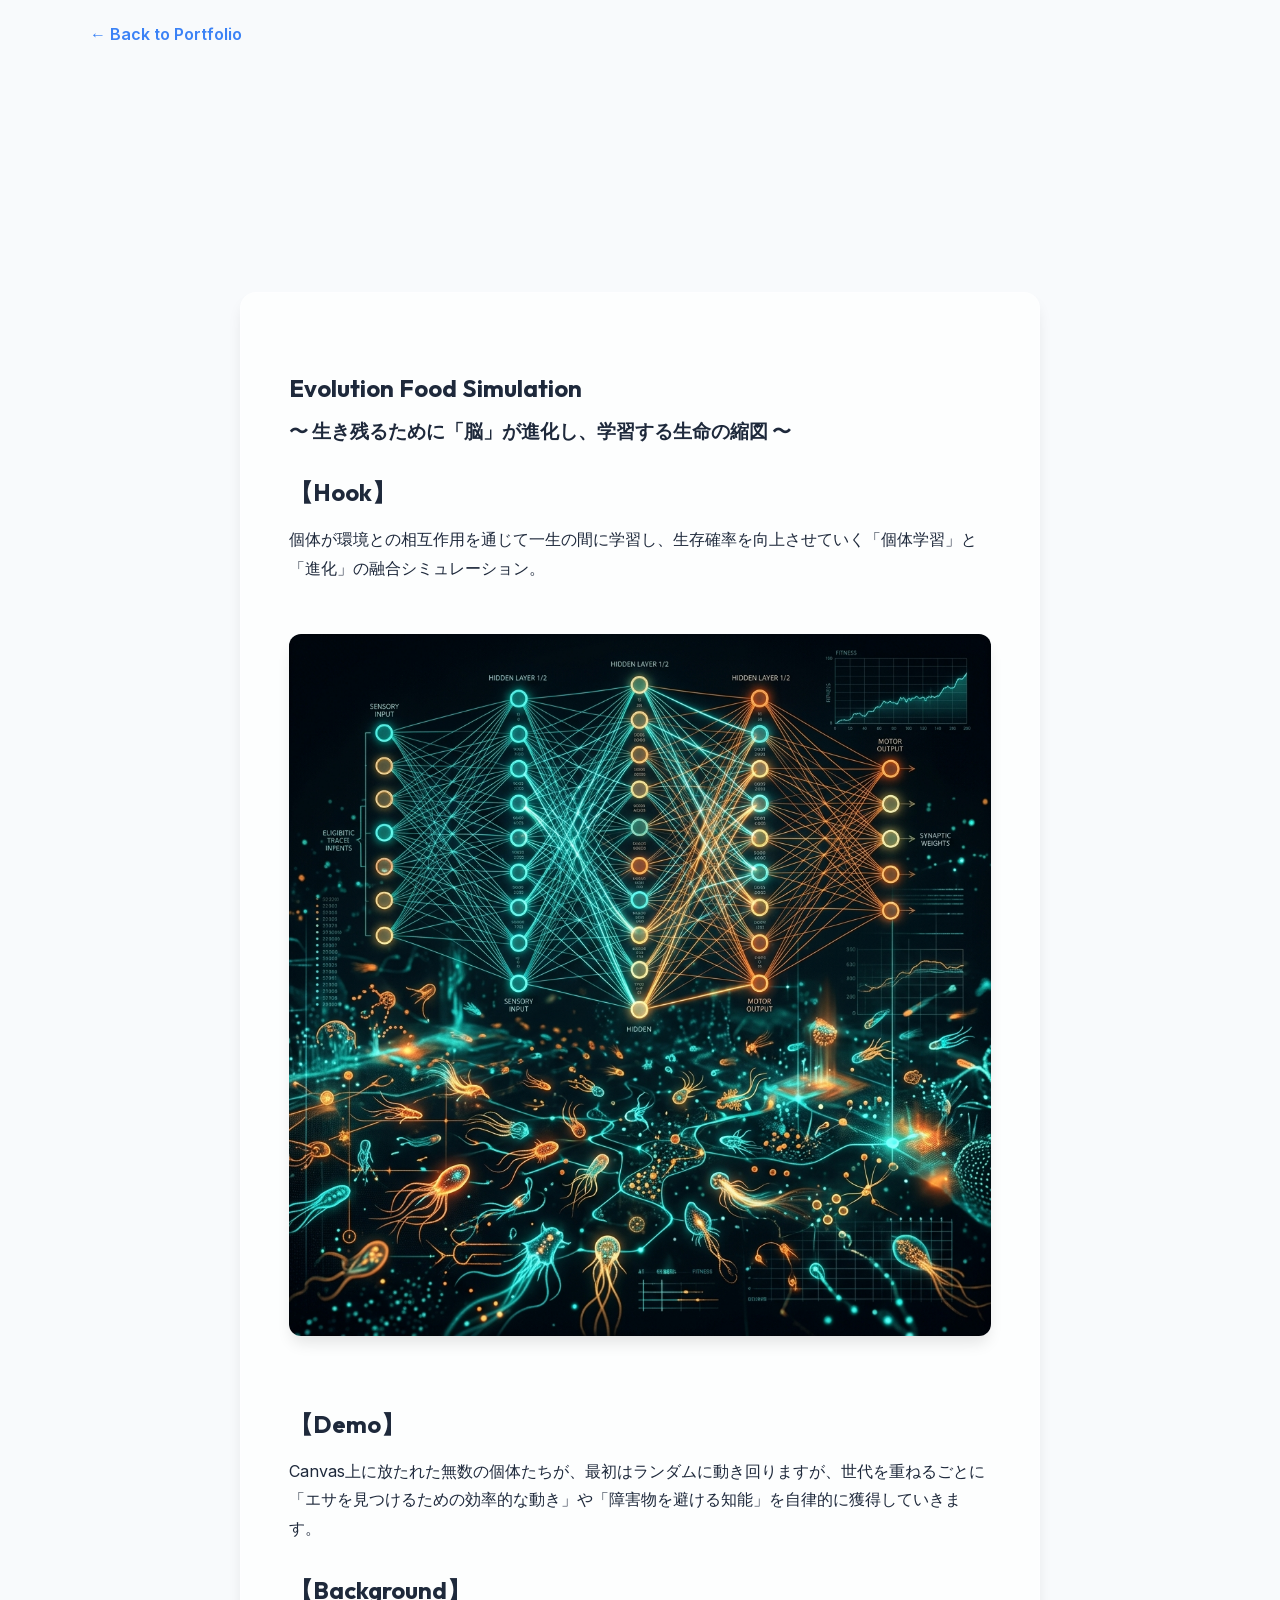
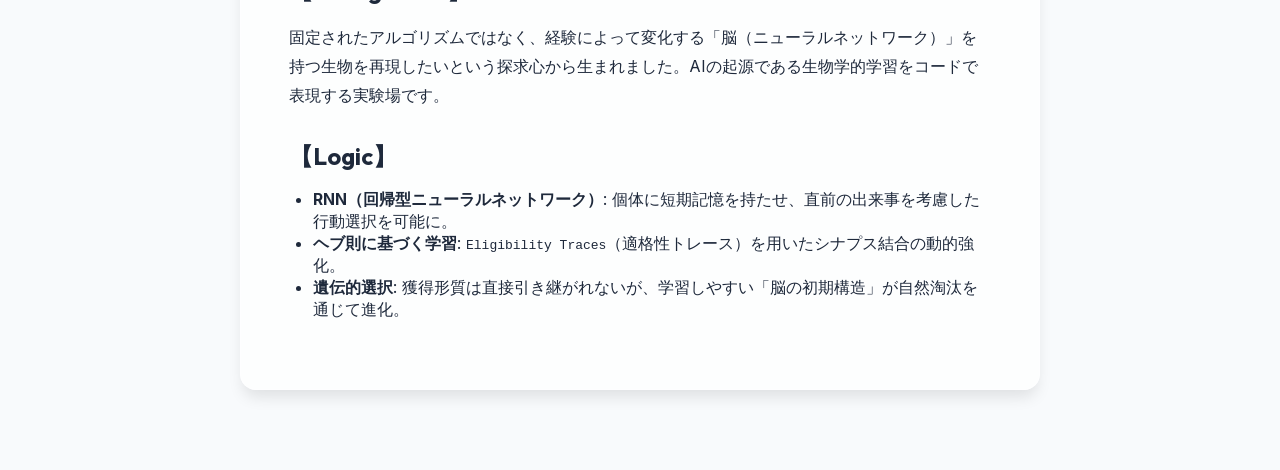
<file: projects/evolution-food-9.html>
<!DOCTYPE html><html lang="ja" class="inter_fe8b9d92-module__LINzvG__variable outfit_ca35ecd4-module__VNkuCW__variable"><head><meta charSet="utf-8"/><meta name="viewport" content="width=device-width, initial-scale=1"/><link rel="preload" href="/_next/static/media/1b99372b3eaef0c8-s.p.0gx2haw2tmll8.woff2" as="font" crossorigin="" type="font/woff2"/><link rel="preload" href="/_next/static/media/83afe278b6a6bb3c-s.p.0q-301v4kxxnr.woff2" as="font" crossorigin="" type="font/woff2"/><link rel="stylesheet" href="/_next/static/chunks/0m2rqd44.np_g.css" data-precedence="next"/><link rel="stylesheet" href="/_next/static/chunks/0-j-79~psd584.css" data-precedence="next"/><link rel="preload" as="script" fetchPriority="low" href="/_next/static/chunks/15xrurgzs99gv.js"/><script src="/_next/static/chunks/146rw096sf~36.js" async=""></script><script src="/_next/static/chunks/01m~lx1_c5ka8.js" async=""></script><script src="/_next/static/chunks/02j8d7.9f.ryz.js" async=""></script><script src="/_next/static/chunks/turbopack-0h~.fhwxrj50z.js" async=""></script><script src="/_next/static/chunks/01xlw8hd842-c.js" async=""></script><script src="/_next/static/chunks/0d3shmwh5_nmn.js" async=""></script><script src="/_next/static/chunks/0ka051yepewro.js" async=""></script><meta name="next-size-adjust" content=""/><title>AI Portfolio | Automated Salvage System</title><meta name="description" content="A collection of AI projects and automation tools."/><link rel="icon" href="/favicon.ico?favicon.0x3dzn~oxb6tn.ico" sizes="256x256" type="image/x-icon"/><script src="/_next/static/chunks/03~yq9q893hmn.js" noModule=""></script></head><body><div hidden=""><!--$--><!--/$--></div><article class="page-module__e_nj4G__article animate-fade-in"><nav class="container page-module__e_nj4G__nav"><a class="page-module__e_nj4G__backLink" href="/">← Back to Portfolio</a></nav><header class="section container page-module__e_nj4G__header"><div class="page-module__e_nj4G__categoryLabel"></div><h1 class="page-module__e_nj4G__title"></h1><p class="page-module__e_nj4G__hook"></p></header><main class="container section page-module__e_nj4G__contentWrapper"><div class="page-module__e_nj4G__markdownBody glass"><h1>Evolution Food Simulation</h1>
<h3>〜 生き残るために「脳」が進化し、学習する生命の縮図 〜</h3>
<h2>【Hook】</h2>
<p>個体が環境との相互作用を通じて一生の間に学習し、生存確率を向上させていく「個体学習」と「進化」の融合シミュレーション。</p>
<p><img src="/images/evolution_sim_neural_1778627561367.png" alt="Evolution Simulation"></p>
<h2>【Demo】</h2>
<p>Canvas上に放たれた無数の個体たちが、最初はランダムに動き回りますが、世代を重ねるごとに「エサを見つけるための効率的な動き」や「障害物を避ける知能」を自律的に獲得していきます。</p>
<h2>【Background】</h2>
<p>固定されたアルゴリズムではなく、経験によって変化する「脳（ニューラルネットワーク）」を持つ生物を再現したいという探求心から生まれました。AIの起源である生物学的学習をコードで表現する実験場です。</p>
<h2>【Logic】</h2>
<ul>
<li><strong>RNN（回帰型ニューラルネットワーク）</strong>: 個体に短期記憶を持たせ、直前の出来事を考慮した行動選択を可能に。</li>
<li><strong>ヘブ則に基づく学習</strong>: <code>Eligibility Traces</code>（適格性トレース）を用いたシナプス結合の動的強化。</li>
<li><strong>遺伝的選択</strong>: 獲得形質は直接引き継がれないが、学習しやすい「脳の初期構造」が自然淘汰を通じて進化。</li>
</ul>
</div></main></article><!--$--><!--/$--><script src="/_next/static/chunks/15xrurgzs99gv.js" id="_R_" async=""></script><script>(self.__next_f=self.__next_f||[]).push([0])</script><script>self.__next_f.push([1,"1:\"$Sreact.fragment\"\n2:I[39756,[\"/_next/static/chunks/01xlw8hd842-c.js\",\"/_next/static/chunks/0d3shmwh5_nmn.js\"],\"default\"]\n3:I[37457,[\"/_next/static/chunks/01xlw8hd842-c.js\",\"/_next/static/chunks/0d3shmwh5_nmn.js\"],\"default\"]\n5:I[97367,[\"/_next/static/chunks/01xlw8hd842-c.js\",\"/_next/static/chunks/0d3shmwh5_nmn.js\"],\"OutletBoundary\"]\n6:\"$Sreact.suspense\"\n9:I[97367,[\"/_next/static/chunks/01xlw8hd842-c.js\",\"/_next/static/chunks/0d3shmwh5_nmn.js\"],\"ViewportBoundary\"]\nb:I[97367,[\"/_next/static/chunks/01xlw8hd842-c.js\",\"/_next/static/chunks/0d3shmwh5_nmn.js\"],\"MetadataBoundary\"]\nd:I[68027,[\"/_next/static/chunks/01xlw8hd842-c.js\",\"/_next/static/chunks/0d3shmwh5_nmn.js\"],\"default\",1]\n:HL[\"/_next/static/chunks/0m2rqd44.np_g.css\",\"style\"]\n:HL[\"/_next/static/media/1b99372b3eaef0c8-s.p.0gx2haw2tmll8.woff2\",\"font\",{\"crossOrigin\":\"\",\"type\":\"font/woff2\"}]\n:HL[\"/_next/static/media/83afe278b6a6bb3c-s.p.0q-301v4kxxnr.woff2\",\"font\",{\"crossOrigin\":\"\",\"type\":\"font/woff2\"}]\n:HL[\"/_next/static/chunks/0-j-79~psd584.css\",\"style\"]\n"])</script><script>self.__next_f.push([1,"0:{\"P\":null,\"c\":[\"\",\"projects\",\"evolution-food-9\"],\"q\":\"\",\"i\":false,\"f\":[[[\"\",{\"children\":[\"projects\",{\"children\":[[\"id\",\"evolution-food-9\",\"d\",null],{\"children\":[\"__PAGE__\",{}]}]}]},\"$undefined\",\"$undefined\",16],[[\"$\",\"$1\",\"c\",{\"children\":[[[\"$\",\"link\",\"0\",{\"rel\":\"stylesheet\",\"href\":\"/_next/static/chunks/0m2rqd44.np_g.css\",\"precedence\":\"next\",\"crossOrigin\":\"$undefined\",\"nonce\":\"$undefined\"}],[\"$\",\"script\",\"script-0\",{\"src\":\"/_next/static/chunks/01xlw8hd842-c.js\",\"async\":true,\"nonce\":\"$undefined\"}],[\"$\",\"script\",\"script-1\",{\"src\":\"/_next/static/chunks/0d3shmwh5_nmn.js\",\"async\":true,\"nonce\":\"$undefined\"}]],[\"$\",\"html\",null,{\"lang\":\"ja\",\"className\":\"inter_fe8b9d92-module__LINzvG__variable outfit_ca35ecd4-module__VNkuCW__variable\",\"children\":[\"$\",\"body\",null,{\"children\":[\"$\",\"$L2\",null,{\"parallelRouterKey\":\"children\",\"error\":\"$undefined\",\"errorStyles\":\"$undefined\",\"errorScripts\":\"$undefined\",\"template\":[\"$\",\"$L3\",null,{}],\"templateStyles\":\"$undefined\",\"templateScripts\":\"$undefined\",\"notFound\":[[[\"$\",\"title\",null,{\"children\":\"404: This page could not be found.\"}],[\"$\",\"div\",null,{\"style\":{\"fontFamily\":\"system-ui,\\\"Segoe UI\\\",Roboto,Helvetica,Arial,sans-serif,\\\"Apple Color Emoji\\\",\\\"Segoe UI Emoji\\\"\",\"height\":\"100vh\",\"textAlign\":\"center\",\"display\":\"flex\",\"flexDirection\":\"column\",\"alignItems\":\"center\",\"justifyContent\":\"center\"},\"children\":[\"$\",\"div\",null,{\"children\":[[\"$\",\"style\",null,{\"dangerouslySetInnerHTML\":{\"__html\":\"body{color:#000;background:#fff;margin:0}.next-error-h1{border-right:1px solid rgba(0,0,0,.3)}@media (prefers-color-scheme:dark){body{color:#fff;background:#000}.next-error-h1{border-right:1px solid rgba(255,255,255,.3)}}\"}}],[\"$\",\"h1\",null,{\"className\":\"next-error-h1\",\"style\":{\"display\":\"inline-block\",\"margin\":\"0 20px 0 0\",\"padding\":\"0 23px 0 0\",\"fontSize\":24,\"fontWeight\":500,\"verticalAlign\":\"top\",\"lineHeight\":\"49px\"},\"children\":404}],[\"$\",\"div\",null,{\"style\":{\"display\":\"inline-block\"},\"children\":[\"$\",\"h2\",null,{\"style\":{\"fontSize\":14,\"fontWeight\":400,\"lineHeight\":\"49px\",\"margin\":0},\"children\":\"This page could not be found.\"}]}]]}]}]],[]],\"forbidden\":\"$undefined\",\"unauthorized\":\"$undefined\"}]}]}]]}],{\"children\":[[\"$\",\"$1\",\"c\",{\"children\":[null,[\"$\",\"$L2\",null,{\"parallelRouterKey\":\"children\",\"error\":\"$undefined\",\"errorStyles\":\"$undefined\",\"errorScripts\":\"$undefined\",\"template\":[\"$\",\"$L3\",null,{}],\"templateStyles\":\"$undefined\",\"templateScripts\":\"$undefined\",\"notFound\":\"$undefined\",\"forbidden\":\"$undefined\",\"unauthorized\":\"$undefined\"}]]}],{\"children\":[[\"$\",\"$1\",\"c\",{\"children\":[null,[\"$\",\"$L2\",null,{\"parallelRouterKey\":\"children\",\"error\":\"$undefined\",\"errorStyles\":\"$undefined\",\"errorScripts\":\"$undefined\",\"template\":[\"$\",\"$L3\",null,{}],\"templateStyles\":\"$undefined\",\"templateScripts\":\"$undefined\",\"notFound\":\"$undefined\",\"forbidden\":\"$undefined\",\"unauthorized\":\"$undefined\"}]]}],{\"children\":[[\"$\",\"$1\",\"c\",{\"children\":[\"$L4\",[[\"$\",\"link\",\"0\",{\"rel\":\"stylesheet\",\"href\":\"/_next/static/chunks/0-j-79~psd584.css\",\"precedence\":\"next\",\"crossOrigin\":\"$undefined\",\"nonce\":\"$undefined\"}],[\"$\",\"script\",\"script-0\",{\"src\":\"/_next/static/chunks/0ka051yepewro.js\",\"async\":true,\"nonce\":\"$undefined\"}]],[\"$\",\"$L5\",null,{\"children\":[\"$\",\"$6\",null,{\"name\":\"Next.MetadataOutlet\",\"children\":\"$@7\"}]}]]}],{},null,false,null]},null,false,\"$@8\"]},null,false,\"$@8\"]},null,false,null],[\"$\",\"$1\",\"h\",{\"children\":[null,[\"$\",\"$L9\",null,{\"children\":\"$La\"}],[\"$\",\"div\",null,{\"hidden\":true,\"children\":[\"$\",\"$Lb\",null,{\"children\":[\"$\",\"$6\",null,{\"name\":\"Next.Metadata\",\"children\":\"$Lc\"}]}]}],[\"$\",\"meta\",null,{\"name\":\"next-size-adjust\",\"content\":\"\"}]]}],false]],\"m\":\"$undefined\",\"G\":[\"$d\",[[\"$\",\"link\",\"0\",{\"rel\":\"stylesheet\",\"href\":\"/_next/static/chunks/0m2rqd44.np_g.css\",\"precedence\":\"next\",\"crossOrigin\":\"$undefined\",\"nonce\":\"$undefined\"}]]],\"S\":true,\"h\":null,\"s\":\"$undefined\",\"l\":\"$undefined\",\"p\":\"$undefined\",\"d\":\"$undefined\",\"b\":\"VdL_v0Ljy1t4bKYLSe7Zi\"}\n"])</script><script>self.__next_f.push([1,"e:[]\n8:\"$We\"\n"])</script><script>self.__next_f.push([1,"f:I[22016,[\"/_next/static/chunks/01xlw8hd842-c.js\",\"/_next/static/chunks/0d3shmwh5_nmn.js\",\"/_next/static/chunks/0ka051yepewro.js\"],\"\"]\n"])</script><script>self.__next_f.push([1,"4:[\"$\",\"article\",null,{\"className\":\"page-module__e_nj4G__article animate-fade-in\",\"children\":[[\"$\",\"nav\",null,{\"className\":\"container page-module__e_nj4G__nav\",\"children\":[\"$\",\"$Lf\",null,{\"href\":\"/\",\"className\":\"page-module__e_nj4G__backLink\",\"children\":\"← Back to Portfolio\"}]}],[\"$\",\"header\",null,{\"className\":\"section container page-module__e_nj4G__header\",\"children\":[[\"$\",\"div\",null,{\"className\":\"page-module__e_nj4G__categoryLabel\",\"children\":\"$undefined\"}],[\"$\",\"h1\",null,{\"className\":\"page-module__e_nj4G__title\",\"children\":\"$undefined\"}],[\"$\",\"p\",null,{\"className\":\"page-module__e_nj4G__hook\",\"children\":\"$undefined\"}]]}],[\"$\",\"main\",null,{\"className\":\"container section page-module__e_nj4G__contentWrapper\",\"children\":[\"$\",\"div\",null,{\"className\":\"page-module__e_nj4G__markdownBody glass\",\"dangerouslySetInnerHTML\":{\"__html\":\"\u003ch1\u003eEvolution Food Simulation\u003c/h1\u003e\\n\u003ch3\u003e〜 生き残るために「脳」が進化し、学習する生命の縮図 〜\u003c/h3\u003e\\n\u003ch2\u003e【Hook】\u003c/h2\u003e\\n\u003cp\u003e個体が環境との相互作用を通じて一生の間に学習し、生存確率を向上させていく「個体学習」と「進化」の融合シミュレーション。\u003c/p\u003e\\n\u003cp\u003e\u003cimg src=\\\"/images/evolution_sim_neural_1778627561367.png\\\" alt=\\\"Evolution Simulation\\\"\u003e\u003c/p\u003e\\n\u003ch2\u003e【Demo】\u003c/h2\u003e\\n\u003cp\u003eCanvas上に放たれた無数の個体たちが、最初はランダムに動き回りますが、世代を重ねるごとに「エサを見つけるための効率的な動き」や「障害物を避ける知能」を自律的に獲得していきます。\u003c/p\u003e\\n\u003ch2\u003e【Background】\u003c/h2\u003e\\n\u003cp\u003e固定されたアルゴリズムではなく、経験によって変化する「脳（ニューラルネットワーク）」を持つ生物を再現したいという探求心から生まれました。AIの起源である生物学的学習をコードで表現する実験場です。\u003c/p\u003e\\n\u003ch2\u003e【Logic】\u003c/h2\u003e\\n\u003cul\u003e\\n\u003cli\u003e\u003cstrong\u003eRNN（回帰型ニューラルネットワーク）\u003c/strong\u003e: 個体に短期記憶を持たせ、直前の出来事を考慮した行動選択を可能に。\u003c/li\u003e\\n\u003cli\u003e\u003cstrong\u003eヘブ則に基づく学習\u003c/strong\u003e: \u003ccode\u003eEligibility Traces\u003c/code\u003e（適格性トレース）を用いたシナプス結合の動的強化。\u003c/li\u003e\\n\u003cli\u003e\u003cstrong\u003e遺伝的選択\u003c/strong\u003e: 獲得形質は直接引き継がれないが、学習しやすい「脳の初期構造」が自然淘汰を通じて進化。\u003c/li\u003e\\n\u003c/ul\u003e\\n\"}}]}]]}]\n"])</script><script>self.__next_f.push([1,"a:[[\"$\",\"meta\",\"0\",{\"charSet\":\"utf-8\"}],[\"$\",\"meta\",\"1\",{\"name\":\"viewport\",\"content\":\"width=device-width, initial-scale=1\"}]]\n"])</script><script>self.__next_f.push([1,"10:I[27201,[\"/_next/static/chunks/01xlw8hd842-c.js\",\"/_next/static/chunks/0d3shmwh5_nmn.js\"],\"IconMark\"]\n7:null\nc:[[\"$\",\"title\",\"0\",{\"children\":\"AI Portfolio | Automated Salvage System\"}],[\"$\",\"meta\",\"1\",{\"name\":\"description\",\"content\":\"A collection of AI projects and automation tools.\"}],[\"$\",\"link\",\"2\",{\"rel\":\"icon\",\"href\":\"/favicon.ico?favicon.0x3dzn~oxb6tn.ico\",\"sizes\":\"256x256\",\"type\":\"image/x-icon\"}],[\"$\",\"$L10\",\"3\",{}]]\n"])</script></body></html>
</file>
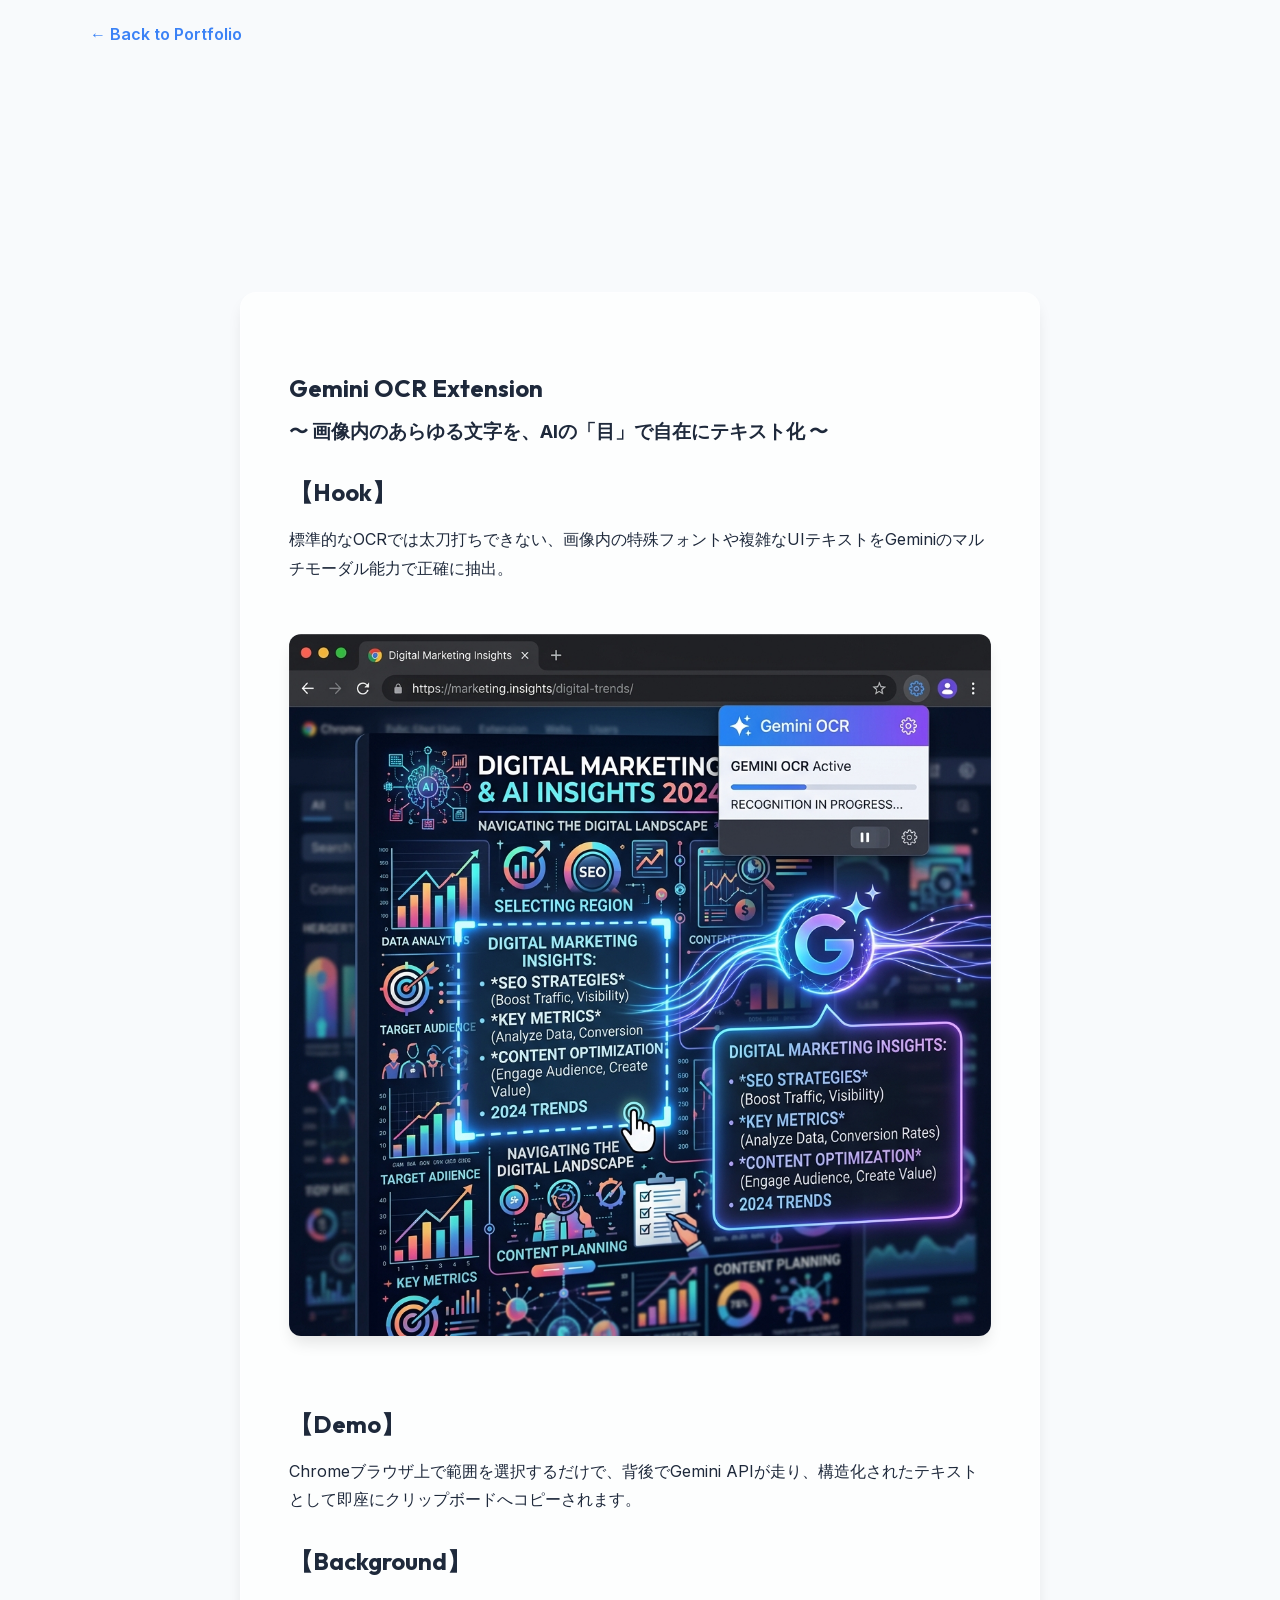
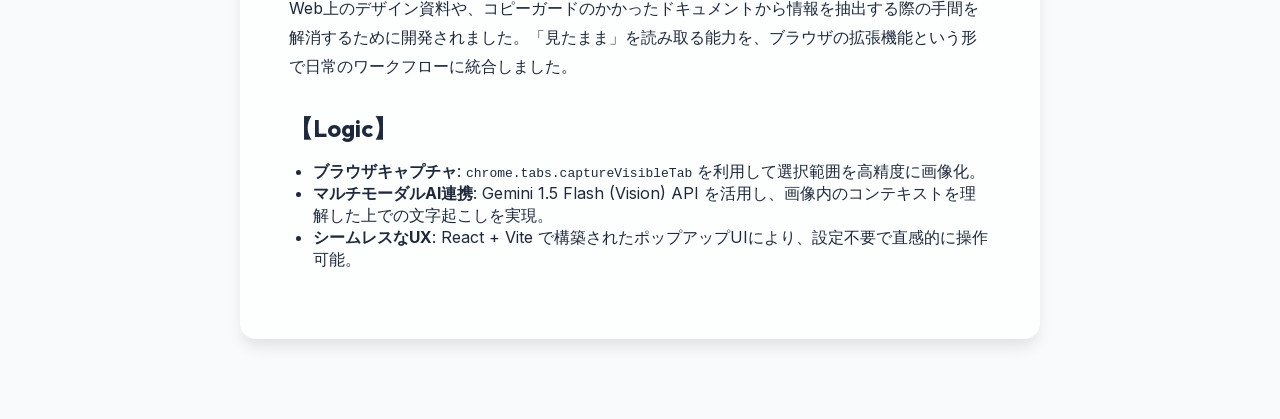
<file: projects/gemini-ocr-extension.html>
<!DOCTYPE html><html lang="ja" class="inter_fe8b9d92-module__LINzvG__variable outfit_ca35ecd4-module__VNkuCW__variable"><head><meta charSet="utf-8"/><meta name="viewport" content="width=device-width, initial-scale=1"/><link rel="preload" href="/_next/static/media/1b99372b3eaef0c8-s.p.0gx2haw2tmll8.woff2" as="font" crossorigin="" type="font/woff2"/><link rel="preload" href="/_next/static/media/83afe278b6a6bb3c-s.p.0q-301v4kxxnr.woff2" as="font" crossorigin="" type="font/woff2"/><link rel="stylesheet" href="/_next/static/chunks/0m2rqd44.np_g.css" data-precedence="next"/><link rel="stylesheet" href="/_next/static/chunks/0-j-79~psd584.css" data-precedence="next"/><link rel="preload" as="script" fetchPriority="low" href="/_next/static/chunks/15xrurgzs99gv.js"/><script src="/_next/static/chunks/146rw096sf~36.js" async=""></script><script src="/_next/static/chunks/01m~lx1_c5ka8.js" async=""></script><script src="/_next/static/chunks/02j8d7.9f.ryz.js" async=""></script><script src="/_next/static/chunks/turbopack-0h~.fhwxrj50z.js" async=""></script><script src="/_next/static/chunks/01xlw8hd842-c.js" async=""></script><script src="/_next/static/chunks/0d3shmwh5_nmn.js" async=""></script><script src="/_next/static/chunks/0ka051yepewro.js" async=""></script><meta name="next-size-adjust" content=""/><title>AI Portfolio | Automated Salvage System</title><meta name="description" content="A collection of AI projects and automation tools."/><link rel="icon" href="/favicon.ico?favicon.0x3dzn~oxb6tn.ico" sizes="256x256" type="image/x-icon"/><script src="/_next/static/chunks/03~yq9q893hmn.js" noModule=""></script></head><body><div hidden=""><!--$--><!--/$--></div><article class="page-module__e_nj4G__article animate-fade-in"><nav class="container page-module__e_nj4G__nav"><a class="page-module__e_nj4G__backLink" href="/">← Back to Portfolio</a></nav><header class="section container page-module__e_nj4G__header"><div class="page-module__e_nj4G__categoryLabel"></div><h1 class="page-module__e_nj4G__title"></h1><p class="page-module__e_nj4G__hook"></p></header><main class="container section page-module__e_nj4G__contentWrapper"><div class="page-module__e_nj4G__markdownBody glass"><h1>Gemini OCR Extension</h1>
<h3>〜 画像内のあらゆる文字を、AIの「目」で自在にテキスト化 〜</h3>
<h2>【Hook】</h2>
<p>標準的なOCRでは太刀打ちできない、画像内の特殊フォントや複雑なUIテキストをGeminiのマルチモーダル能力で正確に抽出。</p>
<p><img src="/images/gemini_ocr_showcase_1778627467579.png" alt="Gemini OCR Showcase"></p>
<h2>【Demo】</h2>
<p>Chromeブラウザ上で範囲を選択するだけで、背後でGemini APIが走り、構造化されたテキストとして即座にクリップボードへコピーされます。</p>
<h2>【Background】</h2>
<p>Web上のデザイン資料や、コピーガードのかかったドキュメントから情報を抽出する際の手間を解消するために開発されました。「見たまま」を読み取る能力を、ブラウザの拡張機能という形で日常のワークフローに統合しました。</p>
<h2>【Logic】</h2>
<ul>
<li><strong>ブラウザキャプチャ</strong>: <code>chrome.tabs.captureVisibleTab</code> を利用して選択範囲を高精度に画像化。</li>
<li><strong>マルチモーダルAI連携</strong>: Gemini 1.5 Flash (Vision) API を活用し、画像内のコンテキストを理解した上での文字起こしを実現。</li>
<li><strong>シームレスなUX</strong>: React + Vite で構築されたポップアップUIにより、設定不要で直感的に操作可能。</li>
</ul>
</div></main></article><!--$--><!--/$--><script src="/_next/static/chunks/15xrurgzs99gv.js" id="_R_" async=""></script><script>(self.__next_f=self.__next_f||[]).push([0])</script><script>self.__next_f.push([1,"1:\"$Sreact.fragment\"\n2:I[39756,[\"/_next/static/chunks/01xlw8hd842-c.js\",\"/_next/static/chunks/0d3shmwh5_nmn.js\"],\"default\"]\n3:I[37457,[\"/_next/static/chunks/01xlw8hd842-c.js\",\"/_next/static/chunks/0d3shmwh5_nmn.js\"],\"default\"]\n5:I[97367,[\"/_next/static/chunks/01xlw8hd842-c.js\",\"/_next/static/chunks/0d3shmwh5_nmn.js\"],\"OutletBoundary\"]\n6:\"$Sreact.suspense\"\n9:I[97367,[\"/_next/static/chunks/01xlw8hd842-c.js\",\"/_next/static/chunks/0d3shmwh5_nmn.js\"],\"ViewportBoundary\"]\nb:I[97367,[\"/_next/static/chunks/01xlw8hd842-c.js\",\"/_next/static/chunks/0d3shmwh5_nmn.js\"],\"MetadataBoundary\"]\nd:I[68027,[\"/_next/static/chunks/01xlw8hd842-c.js\",\"/_next/static/chunks/0d3shmwh5_nmn.js\"],\"default\",1]\n:HL[\"/_next/static/chunks/0m2rqd44.np_g.css\",\"style\"]\n:HL[\"/_next/static/media/1b99372b3eaef0c8-s.p.0gx2haw2tmll8.woff2\",\"font\",{\"crossOrigin\":\"\",\"type\":\"font/woff2\"}]\n:HL[\"/_next/static/media/83afe278b6a6bb3c-s.p.0q-301v4kxxnr.woff2\",\"font\",{\"crossOrigin\":\"\",\"type\":\"font/woff2\"}]\n:HL[\"/_next/static/chunks/0-j-79~psd584.css\",\"style\"]\n"])</script><script>self.__next_f.push([1,"0:{\"P\":null,\"c\":[\"\",\"projects\",\"gemini-ocr-extension\"],\"q\":\"\",\"i\":false,\"f\":[[[\"\",{\"children\":[\"projects\",{\"children\":[[\"id\",\"gemini-ocr-extension\",\"d\",null],{\"children\":[\"__PAGE__\",{}]}]}]},\"$undefined\",\"$undefined\",16],[[\"$\",\"$1\",\"c\",{\"children\":[[[\"$\",\"link\",\"0\",{\"rel\":\"stylesheet\",\"href\":\"/_next/static/chunks/0m2rqd44.np_g.css\",\"precedence\":\"next\",\"crossOrigin\":\"$undefined\",\"nonce\":\"$undefined\"}],[\"$\",\"script\",\"script-0\",{\"src\":\"/_next/static/chunks/01xlw8hd842-c.js\",\"async\":true,\"nonce\":\"$undefined\"}],[\"$\",\"script\",\"script-1\",{\"src\":\"/_next/static/chunks/0d3shmwh5_nmn.js\",\"async\":true,\"nonce\":\"$undefined\"}]],[\"$\",\"html\",null,{\"lang\":\"ja\",\"className\":\"inter_fe8b9d92-module__LINzvG__variable outfit_ca35ecd4-module__VNkuCW__variable\",\"children\":[\"$\",\"body\",null,{\"children\":[\"$\",\"$L2\",null,{\"parallelRouterKey\":\"children\",\"error\":\"$undefined\",\"errorStyles\":\"$undefined\",\"errorScripts\":\"$undefined\",\"template\":[\"$\",\"$L3\",null,{}],\"templateStyles\":\"$undefined\",\"templateScripts\":\"$undefined\",\"notFound\":[[[\"$\",\"title\",null,{\"children\":\"404: This page could not be found.\"}],[\"$\",\"div\",null,{\"style\":{\"fontFamily\":\"system-ui,\\\"Segoe UI\\\",Roboto,Helvetica,Arial,sans-serif,\\\"Apple Color Emoji\\\",\\\"Segoe UI Emoji\\\"\",\"height\":\"100vh\",\"textAlign\":\"center\",\"display\":\"flex\",\"flexDirection\":\"column\",\"alignItems\":\"center\",\"justifyContent\":\"center\"},\"children\":[\"$\",\"div\",null,{\"children\":[[\"$\",\"style\",null,{\"dangerouslySetInnerHTML\":{\"__html\":\"body{color:#000;background:#fff;margin:0}.next-error-h1{border-right:1px solid rgba(0,0,0,.3)}@media (prefers-color-scheme:dark){body{color:#fff;background:#000}.next-error-h1{border-right:1px solid rgba(255,255,255,.3)}}\"}}],[\"$\",\"h1\",null,{\"className\":\"next-error-h1\",\"style\":{\"display\":\"inline-block\",\"margin\":\"0 20px 0 0\",\"padding\":\"0 23px 0 0\",\"fontSize\":24,\"fontWeight\":500,\"verticalAlign\":\"top\",\"lineHeight\":\"49px\"},\"children\":404}],[\"$\",\"div\",null,{\"style\":{\"display\":\"inline-block\"},\"children\":[\"$\",\"h2\",null,{\"style\":{\"fontSize\":14,\"fontWeight\":400,\"lineHeight\":\"49px\",\"margin\":0},\"children\":\"This page could not be found.\"}]}]]}]}]],[]],\"forbidden\":\"$undefined\",\"unauthorized\":\"$undefined\"}]}]}]]}],{\"children\":[[\"$\",\"$1\",\"c\",{\"children\":[null,[\"$\",\"$L2\",null,{\"parallelRouterKey\":\"children\",\"error\":\"$undefined\",\"errorStyles\":\"$undefined\",\"errorScripts\":\"$undefined\",\"template\":[\"$\",\"$L3\",null,{}],\"templateStyles\":\"$undefined\",\"templateScripts\":\"$undefined\",\"notFound\":\"$undefined\",\"forbidden\":\"$undefined\",\"unauthorized\":\"$undefined\"}]]}],{\"children\":[[\"$\",\"$1\",\"c\",{\"children\":[null,[\"$\",\"$L2\",null,{\"parallelRouterKey\":\"children\",\"error\":\"$undefined\",\"errorStyles\":\"$undefined\",\"errorScripts\":\"$undefined\",\"template\":[\"$\",\"$L3\",null,{}],\"templateStyles\":\"$undefined\",\"templateScripts\":\"$undefined\",\"notFound\":\"$undefined\",\"forbidden\":\"$undefined\",\"unauthorized\":\"$undefined\"}]]}],{\"children\":[[\"$\",\"$1\",\"c\",{\"children\":[\"$L4\",[[\"$\",\"link\",\"0\",{\"rel\":\"stylesheet\",\"href\":\"/_next/static/chunks/0-j-79~psd584.css\",\"precedence\":\"next\",\"crossOrigin\":\"$undefined\",\"nonce\":\"$undefined\"}],[\"$\",\"script\",\"script-0\",{\"src\":\"/_next/static/chunks/0ka051yepewro.js\",\"async\":true,\"nonce\":\"$undefined\"}]],[\"$\",\"$L5\",null,{\"children\":[\"$\",\"$6\",null,{\"name\":\"Next.MetadataOutlet\",\"children\":\"$@7\"}]}]]}],{},null,false,null]},null,false,\"$@8\"]},null,false,\"$@8\"]},null,false,null],[\"$\",\"$1\",\"h\",{\"children\":[null,[\"$\",\"$L9\",null,{\"children\":\"$La\"}],[\"$\",\"div\",null,{\"hidden\":true,\"children\":[\"$\",\"$Lb\",null,{\"children\":[\"$\",\"$6\",null,{\"name\":\"Next.Metadata\",\"children\":\"$Lc\"}]}]}],[\"$\",\"meta\",null,{\"name\":\"next-size-adjust\",\"content\":\"\"}]]}],false]],\"m\":\"$undefined\",\"G\":[\"$d\",[[\"$\",\"link\",\"0\",{\"rel\":\"stylesheet\",\"href\":\"/_next/static/chunks/0m2rqd44.np_g.css\",\"precedence\":\"next\",\"crossOrigin\":\"$undefined\",\"nonce\":\"$undefined\"}]]],\"S\":true,\"h\":null,\"s\":\"$undefined\",\"l\":\"$undefined\",\"p\":\"$undefined\",\"d\":\"$undefined\",\"b\":\"VdL_v0Ljy1t4bKYLSe7Zi\"}\n"])</script><script>self.__next_f.push([1,"e:[]\n8:\"$We\"\n"])</script><script>self.__next_f.push([1,"f:I[22016,[\"/_next/static/chunks/01xlw8hd842-c.js\",\"/_next/static/chunks/0d3shmwh5_nmn.js\",\"/_next/static/chunks/0ka051yepewro.js\"],\"\"]\n"])</script><script>self.__next_f.push([1,"4:[\"$\",\"article\",null,{\"className\":\"page-module__e_nj4G__article animate-fade-in\",\"children\":[[\"$\",\"nav\",null,{\"className\":\"container page-module__e_nj4G__nav\",\"children\":[\"$\",\"$Lf\",null,{\"href\":\"/\",\"className\":\"page-module__e_nj4G__backLink\",\"children\":\"← Back to Portfolio\"}]}],[\"$\",\"header\",null,{\"className\":\"section container page-module__e_nj4G__header\",\"children\":[[\"$\",\"div\",null,{\"className\":\"page-module__e_nj4G__categoryLabel\",\"children\":\"$undefined\"}],[\"$\",\"h1\",null,{\"className\":\"page-module__e_nj4G__title\",\"children\":\"$undefined\"}],[\"$\",\"p\",null,{\"className\":\"page-module__e_nj4G__hook\",\"children\":\"$undefined\"}]]}],[\"$\",\"main\",null,{\"className\":\"container section page-module__e_nj4G__contentWrapper\",\"children\":[\"$\",\"div\",null,{\"className\":\"page-module__e_nj4G__markdownBody glass\",\"dangerouslySetInnerHTML\":{\"__html\":\"\u003ch1\u003eGemini OCR Extension\u003c/h1\u003e\\n\u003ch3\u003e〜 画像内のあらゆる文字を、AIの「目」で自在にテキスト化 〜\u003c/h3\u003e\\n\u003ch2\u003e【Hook】\u003c/h2\u003e\\n\u003cp\u003e標準的なOCRでは太刀打ちできない、画像内の特殊フォントや複雑なUIテキストをGeminiのマルチモーダル能力で正確に抽出。\u003c/p\u003e\\n\u003cp\u003e\u003cimg src=\\\"/images/gemini_ocr_showcase_1778627467579.png\\\" alt=\\\"Gemini OCR Showcase\\\"\u003e\u003c/p\u003e\\n\u003ch2\u003e【Demo】\u003c/h2\u003e\\n\u003cp\u003eChromeブラウザ上で範囲を選択するだけで、背後でGemini APIが走り、構造化されたテキストとして即座にクリップボードへコピーされます。\u003c/p\u003e\\n\u003ch2\u003e【Background】\u003c/h2\u003e\\n\u003cp\u003eWeb上のデザイン資料や、コピーガードのかかったドキュメントから情報を抽出する際の手間を解消するために開発されました。「見たまま」を読み取る能力を、ブラウザの拡張機能という形で日常のワークフローに統合しました。\u003c/p\u003e\\n\u003ch2\u003e【Logic】\u003c/h2\u003e\\n\u003cul\u003e\\n\u003cli\u003e\u003cstrong\u003eブラウザキャプチャ\u003c/strong\u003e: \u003ccode\u003echrome.tabs.captureVisibleTab\u003c/code\u003e を利用して選択範囲を高精度に画像化。\u003c/li\u003e\\n\u003cli\u003e\u003cstrong\u003eマルチモーダルAI連携\u003c/strong\u003e: Gemini 1.5 Flash (Vision) API を活用し、画像内のコンテキストを理解した上での文字起こしを実現。\u003c/li\u003e\\n\u003cli\u003e\u003cstrong\u003eシームレスなUX\u003c/strong\u003e: React + Vite で構築されたポップアップUIにより、設定不要で直感的に操作可能。\u003c/li\u003e\\n\u003c/ul\u003e\\n\"}}]}]]}]\n"])</script><script>self.__next_f.push([1,"a:[[\"$\",\"meta\",\"0\",{\"charSet\":\"utf-8\"}],[\"$\",\"meta\",\"1\",{\"name\":\"viewport\",\"content\":\"width=device-width, initial-scale=1\"}]]\n"])</script><script>self.__next_f.push([1,"10:I[27201,[\"/_next/static/chunks/01xlw8hd842-c.js\",\"/_next/static/chunks/0d3shmwh5_nmn.js\"],\"IconMark\"]\n7:null\nc:[[\"$\",\"title\",\"0\",{\"children\":\"AI Portfolio | Automated Salvage System\"}],[\"$\",\"meta\",\"1\",{\"name\":\"description\",\"content\":\"A collection of AI projects and automation tools.\"}],[\"$\",\"link\",\"2\",{\"rel\":\"icon\",\"href\":\"/favicon.ico?favicon.0x3dzn~oxb6tn.ico\",\"sizes\":\"256x256\",\"type\":\"image/x-icon\"}],[\"$\",\"$L10\",\"3\",{}]]\n"])</script></body></html>
</file>
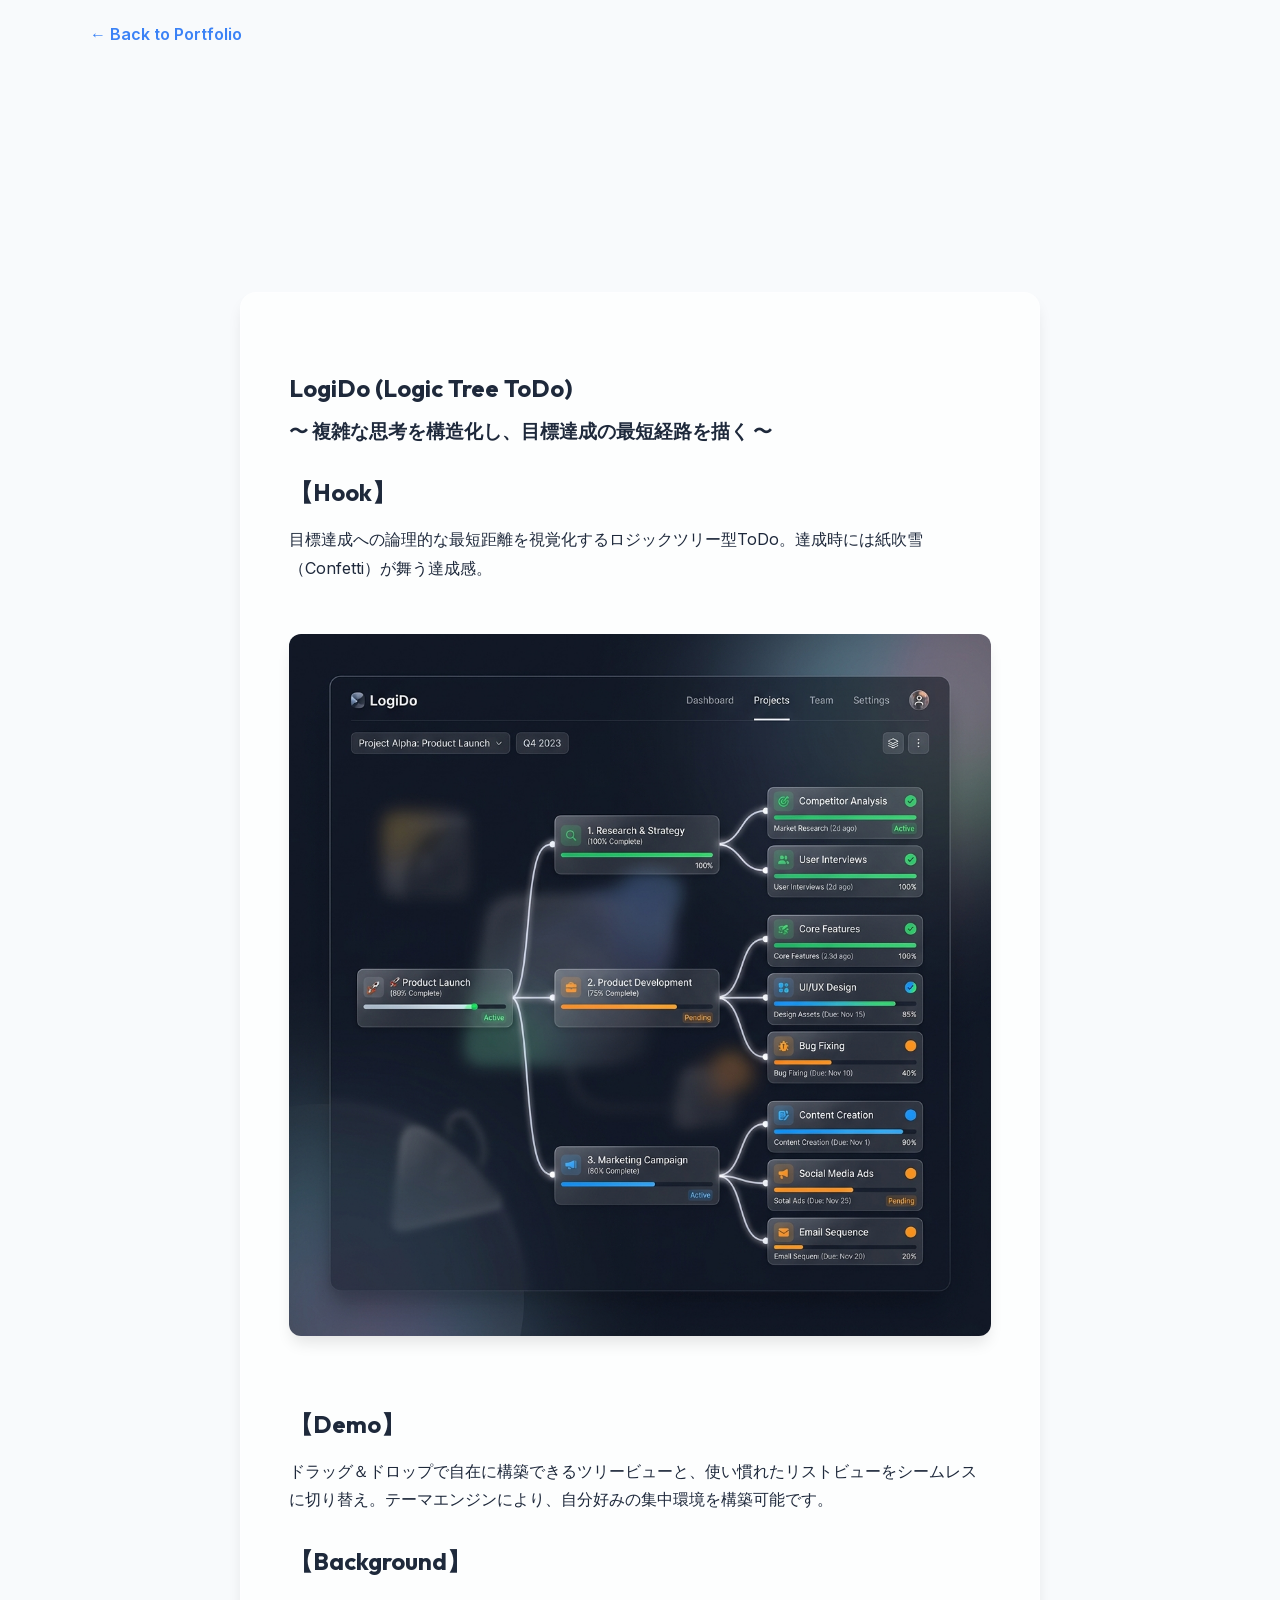
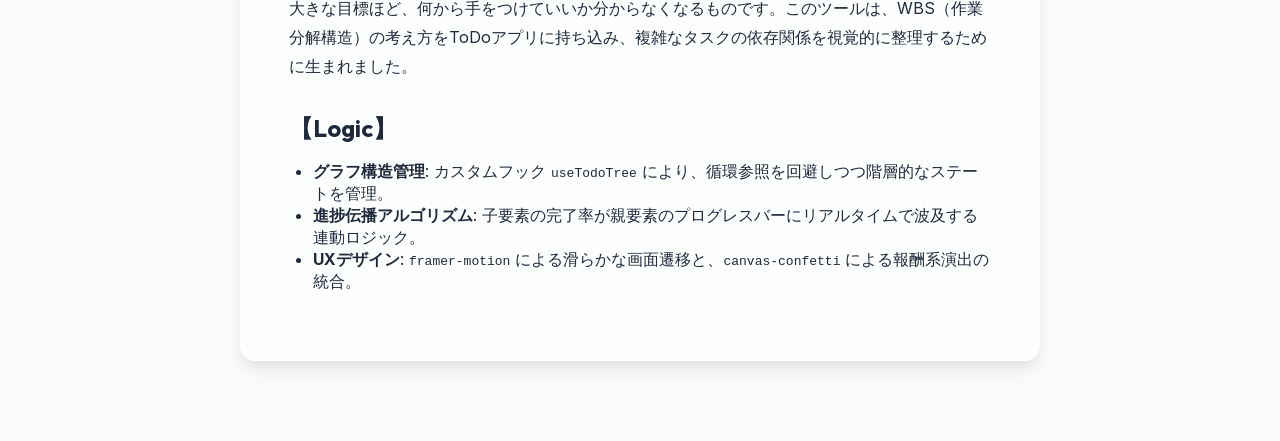
<file: projects/logic-todo-list.html>
<!DOCTYPE html><html lang="ja" class="inter_fe8b9d92-module__LINzvG__variable outfit_ca35ecd4-module__VNkuCW__variable"><head><meta charSet="utf-8"/><meta name="viewport" content="width=device-width, initial-scale=1"/><link rel="preload" href="/_next/static/media/1b99372b3eaef0c8-s.p.0gx2haw2tmll8.woff2" as="font" crossorigin="" type="font/woff2"/><link rel="preload" href="/_next/static/media/83afe278b6a6bb3c-s.p.0q-301v4kxxnr.woff2" as="font" crossorigin="" type="font/woff2"/><link rel="stylesheet" href="/_next/static/chunks/0m2rqd44.np_g.css" data-precedence="next"/><link rel="stylesheet" href="/_next/static/chunks/0-j-79~psd584.css" data-precedence="next"/><link rel="preload" as="script" fetchPriority="low" href="/_next/static/chunks/15xrurgzs99gv.js"/><script src="/_next/static/chunks/146rw096sf~36.js" async=""></script><script src="/_next/static/chunks/01m~lx1_c5ka8.js" async=""></script><script src="/_next/static/chunks/02j8d7.9f.ryz.js" async=""></script><script src="/_next/static/chunks/turbopack-0h~.fhwxrj50z.js" async=""></script><script src="/_next/static/chunks/01xlw8hd842-c.js" async=""></script><script src="/_next/static/chunks/0d3shmwh5_nmn.js" async=""></script><script src="/_next/static/chunks/0ka051yepewro.js" async=""></script><meta name="next-size-adjust" content=""/><title>AI Portfolio | Automated Salvage System</title><meta name="description" content="A collection of AI projects and automation tools."/><link rel="icon" href="/favicon.ico?favicon.0x3dzn~oxb6tn.ico" sizes="256x256" type="image/x-icon"/><script src="/_next/static/chunks/03~yq9q893hmn.js" noModule=""></script></head><body><div hidden=""><!--$--><!--/$--></div><article class="page-module__e_nj4G__article animate-fade-in"><nav class="container page-module__e_nj4G__nav"><a class="page-module__e_nj4G__backLink" href="/">← Back to Portfolio</a></nav><header class="section container page-module__e_nj4G__header"><div class="page-module__e_nj4G__categoryLabel"></div><h1 class="page-module__e_nj4G__title"></h1><p class="page-module__e_nj4G__hook"></p></header><main class="container section page-module__e_nj4G__contentWrapper"><div class="page-module__e_nj4G__markdownBody glass"><h1>LogiDo (Logic Tree ToDo)</h1>
<h3>〜 複雑な思考を構造化し、目標達成の最短経路を描く 〜</h3>
<h2>【Hook】</h2>
<p>目標達成への論理的な最短距離を視覚化するロジックツリー型ToDo。達成時には紙吹雪（Confetti）が舞う達成感。</p>
<p><img src="/images/logido_screenshot_1778627287113.png" alt="LogiDo UI"></p>
<h2>【Demo】</h2>
<p>ドラッグ＆ドロップで自在に構築できるツリービューと、使い慣れたリストビューをシームレスに切り替え。テーマエンジンにより、自分好みの集中環境を構築可能です。</p>
<h2>【Background】</h2>
<p>大きな目標ほど、何から手をつけていいか分からなくなるものです。このツールは、WBS（作業分解構造）の考え方をToDoアプリに持ち込み、複雑なタスクの依存関係を視覚的に整理するために生まれました。</p>
<h2>【Logic】</h2>
<ul>
<li><strong>グラフ構造管理</strong>: カスタムフック <code>useTodoTree</code> により、循環参照を回避しつつ階層的なステートを管理。</li>
<li><strong>進捗伝播アルゴリズム</strong>: 子要素の完了率が親要素のプログレスバーにリアルタイムで波及する連動ロジック。</li>
<li><strong>UXデザイン</strong>: <code>framer-motion</code> による滑らかな画面遷移と、<code>canvas-confetti</code> による報酬系演出の統合。</li>
</ul>
</div></main></article><!--$--><!--/$--><script src="/_next/static/chunks/15xrurgzs99gv.js" id="_R_" async=""></script><script>(self.__next_f=self.__next_f||[]).push([0])</script><script>self.__next_f.push([1,"1:\"$Sreact.fragment\"\n2:I[39756,[\"/_next/static/chunks/01xlw8hd842-c.js\",\"/_next/static/chunks/0d3shmwh5_nmn.js\"],\"default\"]\n3:I[37457,[\"/_next/static/chunks/01xlw8hd842-c.js\",\"/_next/static/chunks/0d3shmwh5_nmn.js\"],\"default\"]\n5:I[97367,[\"/_next/static/chunks/01xlw8hd842-c.js\",\"/_next/static/chunks/0d3shmwh5_nmn.js\"],\"OutletBoundary\"]\n6:\"$Sreact.suspense\"\n9:I[97367,[\"/_next/static/chunks/01xlw8hd842-c.js\",\"/_next/static/chunks/0d3shmwh5_nmn.js\"],\"ViewportBoundary\"]\nb:I[97367,[\"/_next/static/chunks/01xlw8hd842-c.js\",\"/_next/static/chunks/0d3shmwh5_nmn.js\"],\"MetadataBoundary\"]\nd:I[68027,[\"/_next/static/chunks/01xlw8hd842-c.js\",\"/_next/static/chunks/0d3shmwh5_nmn.js\"],\"default\",1]\n:HL[\"/_next/static/chunks/0m2rqd44.np_g.css\",\"style\"]\n:HL[\"/_next/static/media/1b99372b3eaef0c8-s.p.0gx2haw2tmll8.woff2\",\"font\",{\"crossOrigin\":\"\",\"type\":\"font/woff2\"}]\n:HL[\"/_next/static/media/83afe278b6a6bb3c-s.p.0q-301v4kxxnr.woff2\",\"font\",{\"crossOrigin\":\"\",\"type\":\"font/woff2\"}]\n:HL[\"/_next/static/chunks/0-j-79~psd584.css\",\"style\"]\n"])</script><script>self.__next_f.push([1,"0:{\"P\":null,\"c\":[\"\",\"projects\",\"logic-todo-list\"],\"q\":\"\",\"i\":false,\"f\":[[[\"\",{\"children\":[\"projects\",{\"children\":[[\"id\",\"logic-todo-list\",\"d\",null],{\"children\":[\"__PAGE__\",{}]}]}]},\"$undefined\",\"$undefined\",16],[[\"$\",\"$1\",\"c\",{\"children\":[[[\"$\",\"link\",\"0\",{\"rel\":\"stylesheet\",\"href\":\"/_next/static/chunks/0m2rqd44.np_g.css\",\"precedence\":\"next\",\"crossOrigin\":\"$undefined\",\"nonce\":\"$undefined\"}],[\"$\",\"script\",\"script-0\",{\"src\":\"/_next/static/chunks/01xlw8hd842-c.js\",\"async\":true,\"nonce\":\"$undefined\"}],[\"$\",\"script\",\"script-1\",{\"src\":\"/_next/static/chunks/0d3shmwh5_nmn.js\",\"async\":true,\"nonce\":\"$undefined\"}]],[\"$\",\"html\",null,{\"lang\":\"ja\",\"className\":\"inter_fe8b9d92-module__LINzvG__variable outfit_ca35ecd4-module__VNkuCW__variable\",\"children\":[\"$\",\"body\",null,{\"children\":[\"$\",\"$L2\",null,{\"parallelRouterKey\":\"children\",\"error\":\"$undefined\",\"errorStyles\":\"$undefined\",\"errorScripts\":\"$undefined\",\"template\":[\"$\",\"$L3\",null,{}],\"templateStyles\":\"$undefined\",\"templateScripts\":\"$undefined\",\"notFound\":[[[\"$\",\"title\",null,{\"children\":\"404: This page could not be found.\"}],[\"$\",\"div\",null,{\"style\":{\"fontFamily\":\"system-ui,\\\"Segoe UI\\\",Roboto,Helvetica,Arial,sans-serif,\\\"Apple Color Emoji\\\",\\\"Segoe UI Emoji\\\"\",\"height\":\"100vh\",\"textAlign\":\"center\",\"display\":\"flex\",\"flexDirection\":\"column\",\"alignItems\":\"center\",\"justifyContent\":\"center\"},\"children\":[\"$\",\"div\",null,{\"children\":[[\"$\",\"style\",null,{\"dangerouslySetInnerHTML\":{\"__html\":\"body{color:#000;background:#fff;margin:0}.next-error-h1{border-right:1px solid rgba(0,0,0,.3)}@media (prefers-color-scheme:dark){body{color:#fff;background:#000}.next-error-h1{border-right:1px solid rgba(255,255,255,.3)}}\"}}],[\"$\",\"h1\",null,{\"className\":\"next-error-h1\",\"style\":{\"display\":\"inline-block\",\"margin\":\"0 20px 0 0\",\"padding\":\"0 23px 0 0\",\"fontSize\":24,\"fontWeight\":500,\"verticalAlign\":\"top\",\"lineHeight\":\"49px\"},\"children\":404}],[\"$\",\"div\",null,{\"style\":{\"display\":\"inline-block\"},\"children\":[\"$\",\"h2\",null,{\"style\":{\"fontSize\":14,\"fontWeight\":400,\"lineHeight\":\"49px\",\"margin\":0},\"children\":\"This page could not be found.\"}]}]]}]}]],[]],\"forbidden\":\"$undefined\",\"unauthorized\":\"$undefined\"}]}]}]]}],{\"children\":[[\"$\",\"$1\",\"c\",{\"children\":[null,[\"$\",\"$L2\",null,{\"parallelRouterKey\":\"children\",\"error\":\"$undefined\",\"errorStyles\":\"$undefined\",\"errorScripts\":\"$undefined\",\"template\":[\"$\",\"$L3\",null,{}],\"templateStyles\":\"$undefined\",\"templateScripts\":\"$undefined\",\"notFound\":\"$undefined\",\"forbidden\":\"$undefined\",\"unauthorized\":\"$undefined\"}]]}],{\"children\":[[\"$\",\"$1\",\"c\",{\"children\":[null,[\"$\",\"$L2\",null,{\"parallelRouterKey\":\"children\",\"error\":\"$undefined\",\"errorStyles\":\"$undefined\",\"errorScripts\":\"$undefined\",\"template\":[\"$\",\"$L3\",null,{}],\"templateStyles\":\"$undefined\",\"templateScripts\":\"$undefined\",\"notFound\":\"$undefined\",\"forbidden\":\"$undefined\",\"unauthorized\":\"$undefined\"}]]}],{\"children\":[[\"$\",\"$1\",\"c\",{\"children\":[\"$L4\",[[\"$\",\"link\",\"0\",{\"rel\":\"stylesheet\",\"href\":\"/_next/static/chunks/0-j-79~psd584.css\",\"precedence\":\"next\",\"crossOrigin\":\"$undefined\",\"nonce\":\"$undefined\"}],[\"$\",\"script\",\"script-0\",{\"src\":\"/_next/static/chunks/0ka051yepewro.js\",\"async\":true,\"nonce\":\"$undefined\"}]],[\"$\",\"$L5\",null,{\"children\":[\"$\",\"$6\",null,{\"name\":\"Next.MetadataOutlet\",\"children\":\"$@7\"}]}]]}],{},null,false,null]},null,false,\"$@8\"]},null,false,\"$@8\"]},null,false,null],[\"$\",\"$1\",\"h\",{\"children\":[null,[\"$\",\"$L9\",null,{\"children\":\"$La\"}],[\"$\",\"div\",null,{\"hidden\":true,\"children\":[\"$\",\"$Lb\",null,{\"children\":[\"$\",\"$6\",null,{\"name\":\"Next.Metadata\",\"children\":\"$Lc\"}]}]}],[\"$\",\"meta\",null,{\"name\":\"next-size-adjust\",\"content\":\"\"}]]}],false]],\"m\":\"$undefined\",\"G\":[\"$d\",[[\"$\",\"link\",\"0\",{\"rel\":\"stylesheet\",\"href\":\"/_next/static/chunks/0m2rqd44.np_g.css\",\"precedence\":\"next\",\"crossOrigin\":\"$undefined\",\"nonce\":\"$undefined\"}]]],\"S\":true,\"h\":null,\"s\":\"$undefined\",\"l\":\"$undefined\",\"p\":\"$undefined\",\"d\":\"$undefined\",\"b\":\"VdL_v0Ljy1t4bKYLSe7Zi\"}\n"])</script><script>self.__next_f.push([1,"e:[]\n8:\"$We\"\n"])</script><script>self.__next_f.push([1,"f:I[22016,[\"/_next/static/chunks/01xlw8hd842-c.js\",\"/_next/static/chunks/0d3shmwh5_nmn.js\",\"/_next/static/chunks/0ka051yepewro.js\"],\"\"]\n"])</script><script>self.__next_f.push([1,"4:[\"$\",\"article\",null,{\"className\":\"page-module__e_nj4G__article animate-fade-in\",\"children\":[[\"$\",\"nav\",null,{\"className\":\"container page-module__e_nj4G__nav\",\"children\":[\"$\",\"$Lf\",null,{\"href\":\"/\",\"className\":\"page-module__e_nj4G__backLink\",\"children\":\"← Back to Portfolio\"}]}],[\"$\",\"header\",null,{\"className\":\"section container page-module__e_nj4G__header\",\"children\":[[\"$\",\"div\",null,{\"className\":\"page-module__e_nj4G__categoryLabel\",\"children\":\"$undefined\"}],[\"$\",\"h1\",null,{\"className\":\"page-module__e_nj4G__title\",\"children\":\"$undefined\"}],[\"$\",\"p\",null,{\"className\":\"page-module__e_nj4G__hook\",\"children\":\"$undefined\"}]]}],[\"$\",\"main\",null,{\"className\":\"container section page-module__e_nj4G__contentWrapper\",\"children\":[\"$\",\"div\",null,{\"className\":\"page-module__e_nj4G__markdownBody glass\",\"dangerouslySetInnerHTML\":{\"__html\":\"\u003ch1\u003eLogiDo (Logic Tree ToDo)\u003c/h1\u003e\\n\u003ch3\u003e〜 複雑な思考を構造化し、目標達成の最短経路を描く 〜\u003c/h3\u003e\\n\u003ch2\u003e【Hook】\u003c/h2\u003e\\n\u003cp\u003e目標達成への論理的な最短距離を視覚化するロジックツリー型ToDo。達成時には紙吹雪（Confetti）が舞う達成感。\u003c/p\u003e\\n\u003cp\u003e\u003cimg src=\\\"/images/logido_screenshot_1778627287113.png\\\" alt=\\\"LogiDo UI\\\"\u003e\u003c/p\u003e\\n\u003ch2\u003e【Demo】\u003c/h2\u003e\\n\u003cp\u003eドラッグ＆ドロップで自在に構築できるツリービューと、使い慣れたリストビューをシームレスに切り替え。テーマエンジンにより、自分好みの集中環境を構築可能です。\u003c/p\u003e\\n\u003ch2\u003e【Background】\u003c/h2\u003e\\n\u003cp\u003e大きな目標ほど、何から手をつけていいか分からなくなるものです。このツールは、WBS（作業分解構造）の考え方をToDoアプリに持ち込み、複雑なタスクの依存関係を視覚的に整理するために生まれました。\u003c/p\u003e\\n\u003ch2\u003e【Logic】\u003c/h2\u003e\\n\u003cul\u003e\\n\u003cli\u003e\u003cstrong\u003eグラフ構造管理\u003c/strong\u003e: カスタムフック \u003ccode\u003euseTodoTree\u003c/code\u003e により、循環参照を回避しつつ階層的なステートを管理。\u003c/li\u003e\\n\u003cli\u003e\u003cstrong\u003e進捗伝播アルゴリズム\u003c/strong\u003e: 子要素の完了率が親要素のプログレスバーにリアルタイムで波及する連動ロジック。\u003c/li\u003e\\n\u003cli\u003e\u003cstrong\u003eUXデザイン\u003c/strong\u003e: \u003ccode\u003eframer-motion\u003c/code\u003e による滑らかな画面遷移と、\u003ccode\u003ecanvas-confetti\u003c/code\u003e による報酬系演出の統合。\u003c/li\u003e\\n\u003c/ul\u003e\\n\"}}]}]]}]\n"])</script><script>self.__next_f.push([1,"a:[[\"$\",\"meta\",\"0\",{\"charSet\":\"utf-8\"}],[\"$\",\"meta\",\"1\",{\"name\":\"viewport\",\"content\":\"width=device-width, initial-scale=1\"}]]\n"])</script><script>self.__next_f.push([1,"10:I[27201,[\"/_next/static/chunks/01xlw8hd842-c.js\",\"/_next/static/chunks/0d3shmwh5_nmn.js\"],\"IconMark\"]\n7:null\nc:[[\"$\",\"title\",\"0\",{\"children\":\"AI Portfolio | Automated Salvage System\"}],[\"$\",\"meta\",\"1\",{\"name\":\"description\",\"content\":\"A collection of AI projects and automation tools.\"}],[\"$\",\"link\",\"2\",{\"rel\":\"icon\",\"href\":\"/favicon.ico?favicon.0x3dzn~oxb6tn.ico\",\"sizes\":\"256x256\",\"type\":\"image/x-icon\"}],[\"$\",\"$L10\",\"3\",{}]]\n"])</script></body></html>
</file>
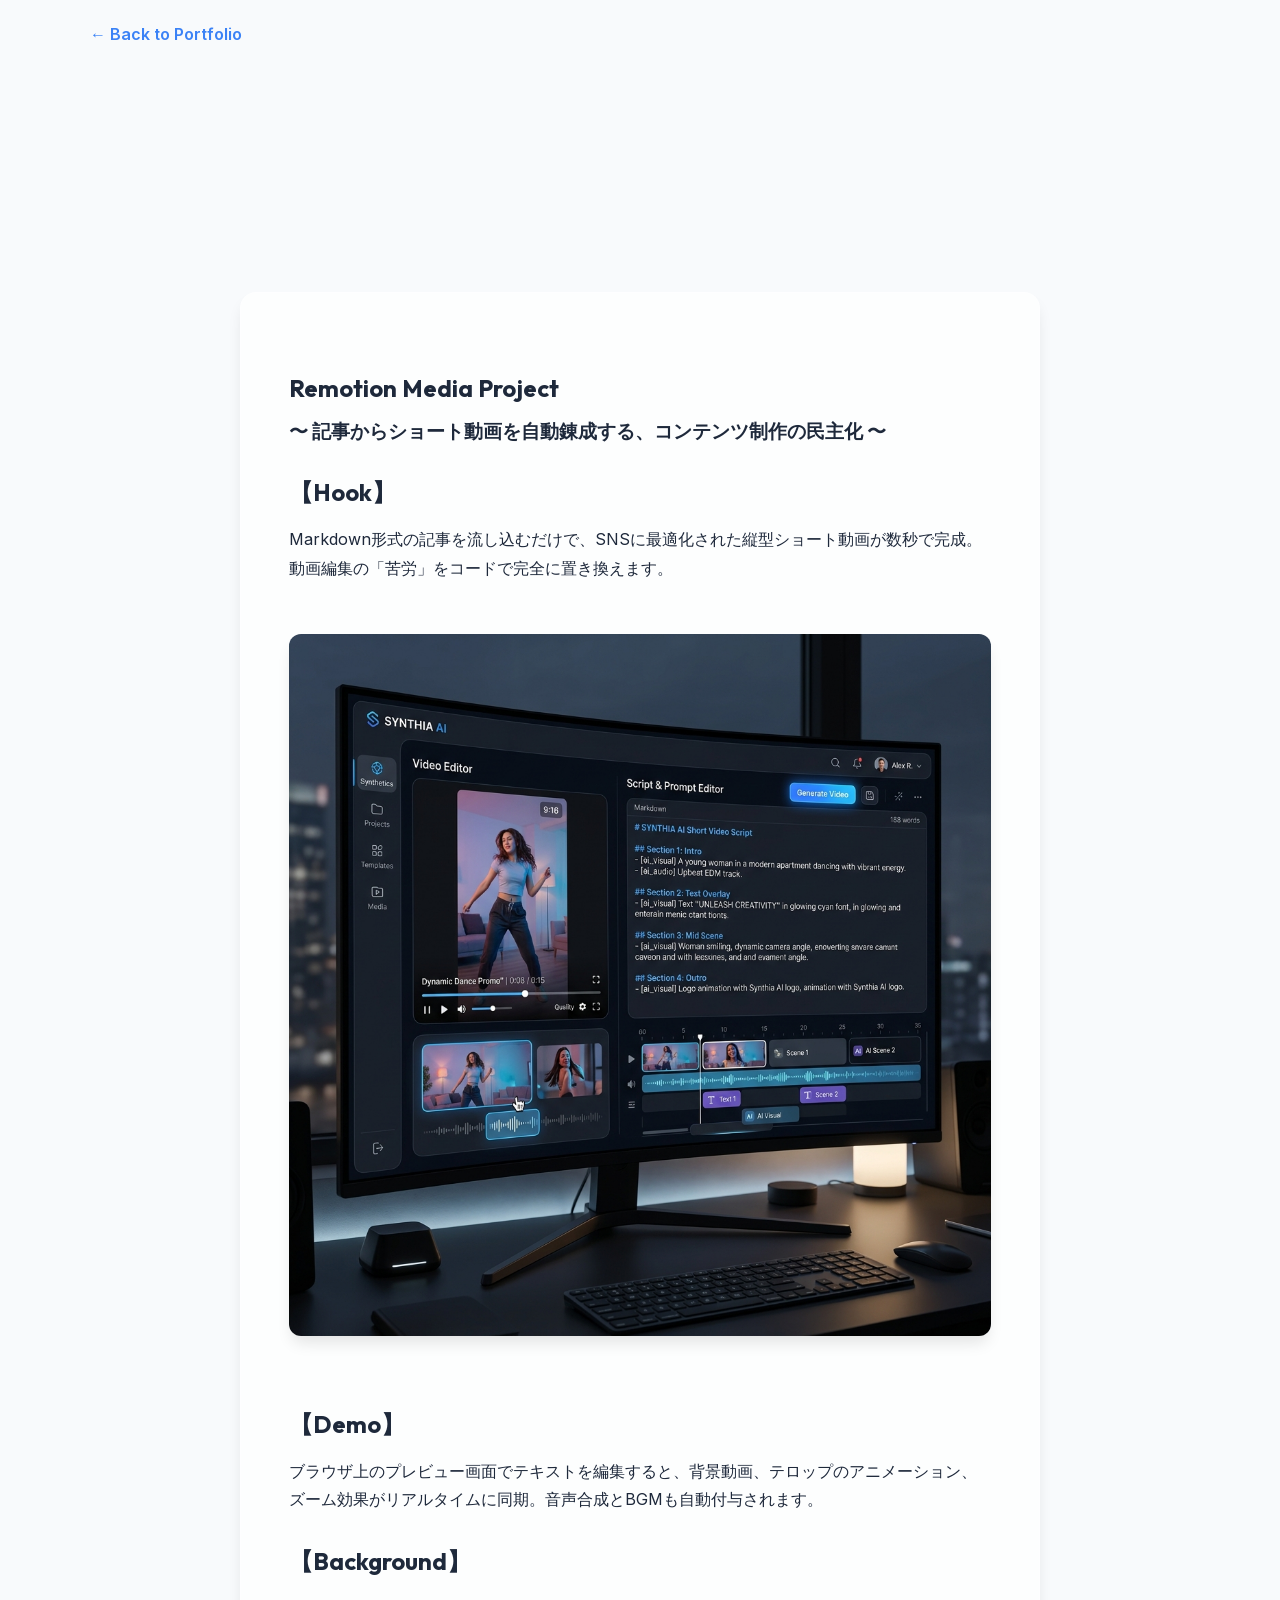
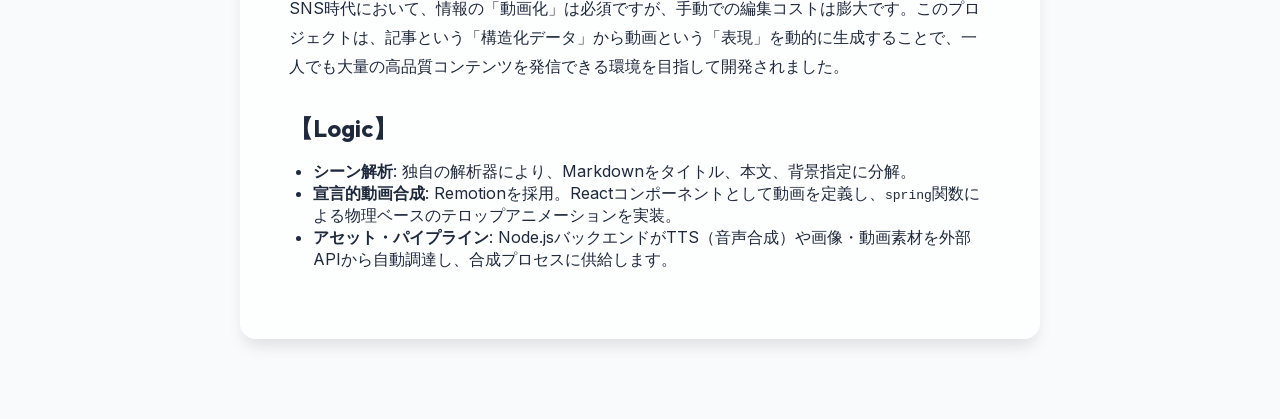
<file: projects/remotion-media-project.html>
<!DOCTYPE html><html lang="ja" class="inter_fe8b9d92-module__LINzvG__variable outfit_ca35ecd4-module__VNkuCW__variable"><head><meta charSet="utf-8"/><meta name="viewport" content="width=device-width, initial-scale=1"/><link rel="preload" href="/_next/static/media/1b99372b3eaef0c8-s.p.0gx2haw2tmll8.woff2" as="font" crossorigin="" type="font/woff2"/><link rel="preload" href="/_next/static/media/83afe278b6a6bb3c-s.p.0q-301v4kxxnr.woff2" as="font" crossorigin="" type="font/woff2"/><link rel="stylesheet" href="/_next/static/chunks/0m2rqd44.np_g.css" data-precedence="next"/><link rel="stylesheet" href="/_next/static/chunks/0-j-79~psd584.css" data-precedence="next"/><link rel="preload" as="script" fetchPriority="low" href="/_next/static/chunks/15xrurgzs99gv.js"/><script src="/_next/static/chunks/146rw096sf~36.js" async=""></script><script src="/_next/static/chunks/01m~lx1_c5ka8.js" async=""></script><script src="/_next/static/chunks/02j8d7.9f.ryz.js" async=""></script><script src="/_next/static/chunks/turbopack-0h~.fhwxrj50z.js" async=""></script><script src="/_next/static/chunks/01xlw8hd842-c.js" async=""></script><script src="/_next/static/chunks/0d3shmwh5_nmn.js" async=""></script><script src="/_next/static/chunks/0ka051yepewro.js" async=""></script><meta name="next-size-adjust" content=""/><title>AI Portfolio | Automated Salvage System</title><meta name="description" content="A collection of AI projects and automation tools."/><link rel="icon" href="/favicon.ico?favicon.0x3dzn~oxb6tn.ico" sizes="256x256" type="image/x-icon"/><script src="/_next/static/chunks/03~yq9q893hmn.js" noModule=""></script></head><body><div hidden=""><!--$--><!--/$--></div><article class="page-module__e_nj4G__article animate-fade-in"><nav class="container page-module__e_nj4G__nav"><a class="page-module__e_nj4G__backLink" href="/">← Back to Portfolio</a></nav><header class="section container page-module__e_nj4G__header"><div class="page-module__e_nj4G__categoryLabel"></div><h1 class="page-module__e_nj4G__title"></h1><p class="page-module__e_nj4G__hook"></p></header><main class="container section page-module__e_nj4G__contentWrapper"><div class="page-module__e_nj4G__markdownBody glass"><h1>Remotion Media Project</h1>
<h3>〜 記事からショート動画を自動錬成する、コンテンツ制作の民主化 〜</h3>
<h2>【Hook】</h2>
<p>Markdown形式の記事を流し込むだけで、SNSに最適化された縦型ショート動画が数秒で完成。動画編集の「苦労」をコードで完全に置き換えます。</p>
<p><img src="/images/remotion_media_demo_1778627344674.png" alt="Remotion Media Demo"></p>
<h2>【Demo】</h2>
<p>ブラウザ上のプレビュー画面でテキストを編集すると、背景動画、テロップのアニメーション、ズーム効果がリアルタイムに同期。音声合成とBGMも自動付与されます。</p>
<h2>【Background】</h2>
<p>SNS時代において、情報の「動画化」は必須ですが、手動での編集コストは膨大です。このプロジェクトは、記事という「構造化データ」から動画という「表現」を動的に生成することで、一人でも大量の高品質コンテンツを発信できる環境を目指して開発されました。</p>
<h2>【Logic】</h2>
<ul>
<li><strong>シーン解析</strong>: 独自の解析器により、Markdownをタイトル、本文、背景指定に分解。</li>
<li><strong>宣言的動画合成</strong>: Remotionを採用。Reactコンポーネントとして動画を定義し、<code>spring</code>関数による物理ベースのテロップアニメーションを実装。</li>
<li><strong>アセット・パイプライン</strong>: Node.jsバックエンドがTTS（音声合成）や画像・動画素材を外部APIから自動調達し、合成プロセスに供給します。</li>
</ul>
</div></main></article><!--$--><!--/$--><script src="/_next/static/chunks/15xrurgzs99gv.js" id="_R_" async=""></script><script>(self.__next_f=self.__next_f||[]).push([0])</script><script>self.__next_f.push([1,"1:\"$Sreact.fragment\"\n2:I[39756,[\"/_next/static/chunks/01xlw8hd842-c.js\",\"/_next/static/chunks/0d3shmwh5_nmn.js\"],\"default\"]\n3:I[37457,[\"/_next/static/chunks/01xlw8hd842-c.js\",\"/_next/static/chunks/0d3shmwh5_nmn.js\"],\"default\"]\n5:I[97367,[\"/_next/static/chunks/01xlw8hd842-c.js\",\"/_next/static/chunks/0d3shmwh5_nmn.js\"],\"OutletBoundary\"]\n6:\"$Sreact.suspense\"\n9:I[97367,[\"/_next/static/chunks/01xlw8hd842-c.js\",\"/_next/static/chunks/0d3shmwh5_nmn.js\"],\"ViewportBoundary\"]\nb:I[97367,[\"/_next/static/chunks/01xlw8hd842-c.js\",\"/_next/static/chunks/0d3shmwh5_nmn.js\"],\"MetadataBoundary\"]\nd:I[68027,[\"/_next/static/chunks/01xlw8hd842-c.js\",\"/_next/static/chunks/0d3shmwh5_nmn.js\"],\"default\",1]\n:HL[\"/_next/static/chunks/0m2rqd44.np_g.css\",\"style\"]\n:HL[\"/_next/static/media/1b99372b3eaef0c8-s.p.0gx2haw2tmll8.woff2\",\"font\",{\"crossOrigin\":\"\",\"type\":\"font/woff2\"}]\n:HL[\"/_next/static/media/83afe278b6a6bb3c-s.p.0q-301v4kxxnr.woff2\",\"font\",{\"crossOrigin\":\"\",\"type\":\"font/woff2\"}]\n:HL[\"/_next/static/chunks/0-j-79~psd584.css\",\"style\"]\n"])</script><script>self.__next_f.push([1,"0:{\"P\":null,\"c\":[\"\",\"projects\",\"remotion-media-project\"],\"q\":\"\",\"i\":false,\"f\":[[[\"\",{\"children\":[\"projects\",{\"children\":[[\"id\",\"remotion-media-project\",\"d\",null],{\"children\":[\"__PAGE__\",{}]}]}]},\"$undefined\",\"$undefined\",16],[[\"$\",\"$1\",\"c\",{\"children\":[[[\"$\",\"link\",\"0\",{\"rel\":\"stylesheet\",\"href\":\"/_next/static/chunks/0m2rqd44.np_g.css\",\"precedence\":\"next\",\"crossOrigin\":\"$undefined\",\"nonce\":\"$undefined\"}],[\"$\",\"script\",\"script-0\",{\"src\":\"/_next/static/chunks/01xlw8hd842-c.js\",\"async\":true,\"nonce\":\"$undefined\"}],[\"$\",\"script\",\"script-1\",{\"src\":\"/_next/static/chunks/0d3shmwh5_nmn.js\",\"async\":true,\"nonce\":\"$undefined\"}]],[\"$\",\"html\",null,{\"lang\":\"ja\",\"className\":\"inter_fe8b9d92-module__LINzvG__variable outfit_ca35ecd4-module__VNkuCW__variable\",\"children\":[\"$\",\"body\",null,{\"children\":[\"$\",\"$L2\",null,{\"parallelRouterKey\":\"children\",\"error\":\"$undefined\",\"errorStyles\":\"$undefined\",\"errorScripts\":\"$undefined\",\"template\":[\"$\",\"$L3\",null,{}],\"templateStyles\":\"$undefined\",\"templateScripts\":\"$undefined\",\"notFound\":[[[\"$\",\"title\",null,{\"children\":\"404: This page could not be found.\"}],[\"$\",\"div\",null,{\"style\":{\"fontFamily\":\"system-ui,\\\"Segoe UI\\\",Roboto,Helvetica,Arial,sans-serif,\\\"Apple Color Emoji\\\",\\\"Segoe UI Emoji\\\"\",\"height\":\"100vh\",\"textAlign\":\"center\",\"display\":\"flex\",\"flexDirection\":\"column\",\"alignItems\":\"center\",\"justifyContent\":\"center\"},\"children\":[\"$\",\"div\",null,{\"children\":[[\"$\",\"style\",null,{\"dangerouslySetInnerHTML\":{\"__html\":\"body{color:#000;background:#fff;margin:0}.next-error-h1{border-right:1px solid rgba(0,0,0,.3)}@media (prefers-color-scheme:dark){body{color:#fff;background:#000}.next-error-h1{border-right:1px solid rgba(255,255,255,.3)}}\"}}],[\"$\",\"h1\",null,{\"className\":\"next-error-h1\",\"style\":{\"display\":\"inline-block\",\"margin\":\"0 20px 0 0\",\"padding\":\"0 23px 0 0\",\"fontSize\":24,\"fontWeight\":500,\"verticalAlign\":\"top\",\"lineHeight\":\"49px\"},\"children\":404}],[\"$\",\"div\",null,{\"style\":{\"display\":\"inline-block\"},\"children\":[\"$\",\"h2\",null,{\"style\":{\"fontSize\":14,\"fontWeight\":400,\"lineHeight\":\"49px\",\"margin\":0},\"children\":\"This page could not be found.\"}]}]]}]}]],[]],\"forbidden\":\"$undefined\",\"unauthorized\":\"$undefined\"}]}]}]]}],{\"children\":[[\"$\",\"$1\",\"c\",{\"children\":[null,[\"$\",\"$L2\",null,{\"parallelRouterKey\":\"children\",\"error\":\"$undefined\",\"errorStyles\":\"$undefined\",\"errorScripts\":\"$undefined\",\"template\":[\"$\",\"$L3\",null,{}],\"templateStyles\":\"$undefined\",\"templateScripts\":\"$undefined\",\"notFound\":\"$undefined\",\"forbidden\":\"$undefined\",\"unauthorized\":\"$undefined\"}]]}],{\"children\":[[\"$\",\"$1\",\"c\",{\"children\":[null,[\"$\",\"$L2\",null,{\"parallelRouterKey\":\"children\",\"error\":\"$undefined\",\"errorStyles\":\"$undefined\",\"errorScripts\":\"$undefined\",\"template\":[\"$\",\"$L3\",null,{}],\"templateStyles\":\"$undefined\",\"templateScripts\":\"$undefined\",\"notFound\":\"$undefined\",\"forbidden\":\"$undefined\",\"unauthorized\":\"$undefined\"}]]}],{\"children\":[[\"$\",\"$1\",\"c\",{\"children\":[\"$L4\",[[\"$\",\"link\",\"0\",{\"rel\":\"stylesheet\",\"href\":\"/_next/static/chunks/0-j-79~psd584.css\",\"precedence\":\"next\",\"crossOrigin\":\"$undefined\",\"nonce\":\"$undefined\"}],[\"$\",\"script\",\"script-0\",{\"src\":\"/_next/static/chunks/0ka051yepewro.js\",\"async\":true,\"nonce\":\"$undefined\"}]],[\"$\",\"$L5\",null,{\"children\":[\"$\",\"$6\",null,{\"name\":\"Next.MetadataOutlet\",\"children\":\"$@7\"}]}]]}],{},null,false,null]},null,false,\"$@8\"]},null,false,\"$@8\"]},null,false,null],[\"$\",\"$1\",\"h\",{\"children\":[null,[\"$\",\"$L9\",null,{\"children\":\"$La\"}],[\"$\",\"div\",null,{\"hidden\":true,\"children\":[\"$\",\"$Lb\",null,{\"children\":[\"$\",\"$6\",null,{\"name\":\"Next.Metadata\",\"children\":\"$Lc\"}]}]}],[\"$\",\"meta\",null,{\"name\":\"next-size-adjust\",\"content\":\"\"}]]}],false]],\"m\":\"$undefined\",\"G\":[\"$d\",[[\"$\",\"link\",\"0\",{\"rel\":\"stylesheet\",\"href\":\"/_next/static/chunks/0m2rqd44.np_g.css\",\"precedence\":\"next\",\"crossOrigin\":\"$undefined\",\"nonce\":\"$undefined\"}]]],\"S\":true,\"h\":null,\"s\":\"$undefined\",\"l\":\"$undefined\",\"p\":\"$undefined\",\"d\":\"$undefined\",\"b\":\"VdL_v0Ljy1t4bKYLSe7Zi\"}\n"])</script><script>self.__next_f.push([1,"e:[]\n8:\"$We\"\n"])</script><script>self.__next_f.push([1,"f:I[22016,[\"/_next/static/chunks/01xlw8hd842-c.js\",\"/_next/static/chunks/0d3shmwh5_nmn.js\",\"/_next/static/chunks/0ka051yepewro.js\"],\"\"]\n"])</script><script>self.__next_f.push([1,"4:[\"$\",\"article\",null,{\"className\":\"page-module__e_nj4G__article animate-fade-in\",\"children\":[[\"$\",\"nav\",null,{\"className\":\"container page-module__e_nj4G__nav\",\"children\":[\"$\",\"$Lf\",null,{\"href\":\"/\",\"className\":\"page-module__e_nj4G__backLink\",\"children\":\"← Back to Portfolio\"}]}],[\"$\",\"header\",null,{\"className\":\"section container page-module__e_nj4G__header\",\"children\":[[\"$\",\"div\",null,{\"className\":\"page-module__e_nj4G__categoryLabel\",\"children\":\"$undefined\"}],[\"$\",\"h1\",null,{\"className\":\"page-module__e_nj4G__title\",\"children\":\"$undefined\"}],[\"$\",\"p\",null,{\"className\":\"page-module__e_nj4G__hook\",\"children\":\"$undefined\"}]]}],[\"$\",\"main\",null,{\"className\":\"container section page-module__e_nj4G__contentWrapper\",\"children\":[\"$\",\"div\",null,{\"className\":\"page-module__e_nj4G__markdownBody glass\",\"dangerouslySetInnerHTML\":{\"__html\":\"\u003ch1\u003eRemotion Media Project\u003c/h1\u003e\\n\u003ch3\u003e〜 記事からショート動画を自動錬成する、コンテンツ制作の民主化 〜\u003c/h3\u003e\\n\u003ch2\u003e【Hook】\u003c/h2\u003e\\n\u003cp\u003eMarkdown形式の記事を流し込むだけで、SNSに最適化された縦型ショート動画が数秒で完成。動画編集の「苦労」をコードで完全に置き換えます。\u003c/p\u003e\\n\u003cp\u003e\u003cimg src=\\\"/images/remotion_media_demo_1778627344674.png\\\" alt=\\\"Remotion Media Demo\\\"\u003e\u003c/p\u003e\\n\u003ch2\u003e【Demo】\u003c/h2\u003e\\n\u003cp\u003eブラウザ上のプレビュー画面でテキストを編集すると、背景動画、テロップのアニメーション、ズーム効果がリアルタイムに同期。音声合成とBGMも自動付与されます。\u003c/p\u003e\\n\u003ch2\u003e【Background】\u003c/h2\u003e\\n\u003cp\u003eSNS時代において、情報の「動画化」は必須ですが、手動での編集コストは膨大です。このプロジェクトは、記事という「構造化データ」から動画という「表現」を動的に生成することで、一人でも大量の高品質コンテンツを発信できる環境を目指して開発されました。\u003c/p\u003e\\n\u003ch2\u003e【Logic】\u003c/h2\u003e\\n\u003cul\u003e\\n\u003cli\u003e\u003cstrong\u003eシーン解析\u003c/strong\u003e: 独自の解析器により、Markdownをタイトル、本文、背景指定に分解。\u003c/li\u003e\\n\u003cli\u003e\u003cstrong\u003e宣言的動画合成\u003c/strong\u003e: Remotionを採用。Reactコンポーネントとして動画を定義し、\u003ccode\u003espring\u003c/code\u003e関数による物理ベースのテロップアニメーションを実装。\u003c/li\u003e\\n\u003cli\u003e\u003cstrong\u003eアセット・パイプライン\u003c/strong\u003e: Node.jsバックエンドがTTS（音声合成）や画像・動画素材を外部APIから自動調達し、合成プロセスに供給します。\u003c/li\u003e\\n\u003c/ul\u003e\\n\"}}]}]]}]\n"])</script><script>self.__next_f.push([1,"a:[[\"$\",\"meta\",\"0\",{\"charSet\":\"utf-8\"}],[\"$\",\"meta\",\"1\",{\"name\":\"viewport\",\"content\":\"width=device-width, initial-scale=1\"}]]\n"])</script><script>self.__next_f.push([1,"10:I[27201,[\"/_next/static/chunks/01xlw8hd842-c.js\",\"/_next/static/chunks/0d3shmwh5_nmn.js\"],\"IconMark\"]\n7:null\nc:[[\"$\",\"title\",\"0\",{\"children\":\"AI Portfolio | Automated Salvage System\"}],[\"$\",\"meta\",\"1\",{\"name\":\"description\",\"content\":\"A collection of AI projects and automation tools.\"}],[\"$\",\"link\",\"2\",{\"rel\":\"icon\",\"href\":\"/favicon.ico?favicon.0x3dzn~oxb6tn.ico\",\"sizes\":\"256x256\",\"type\":\"image/x-icon\"}],[\"$\",\"$L10\",\"3\",{}]]\n"])</script></body></html>
</file>
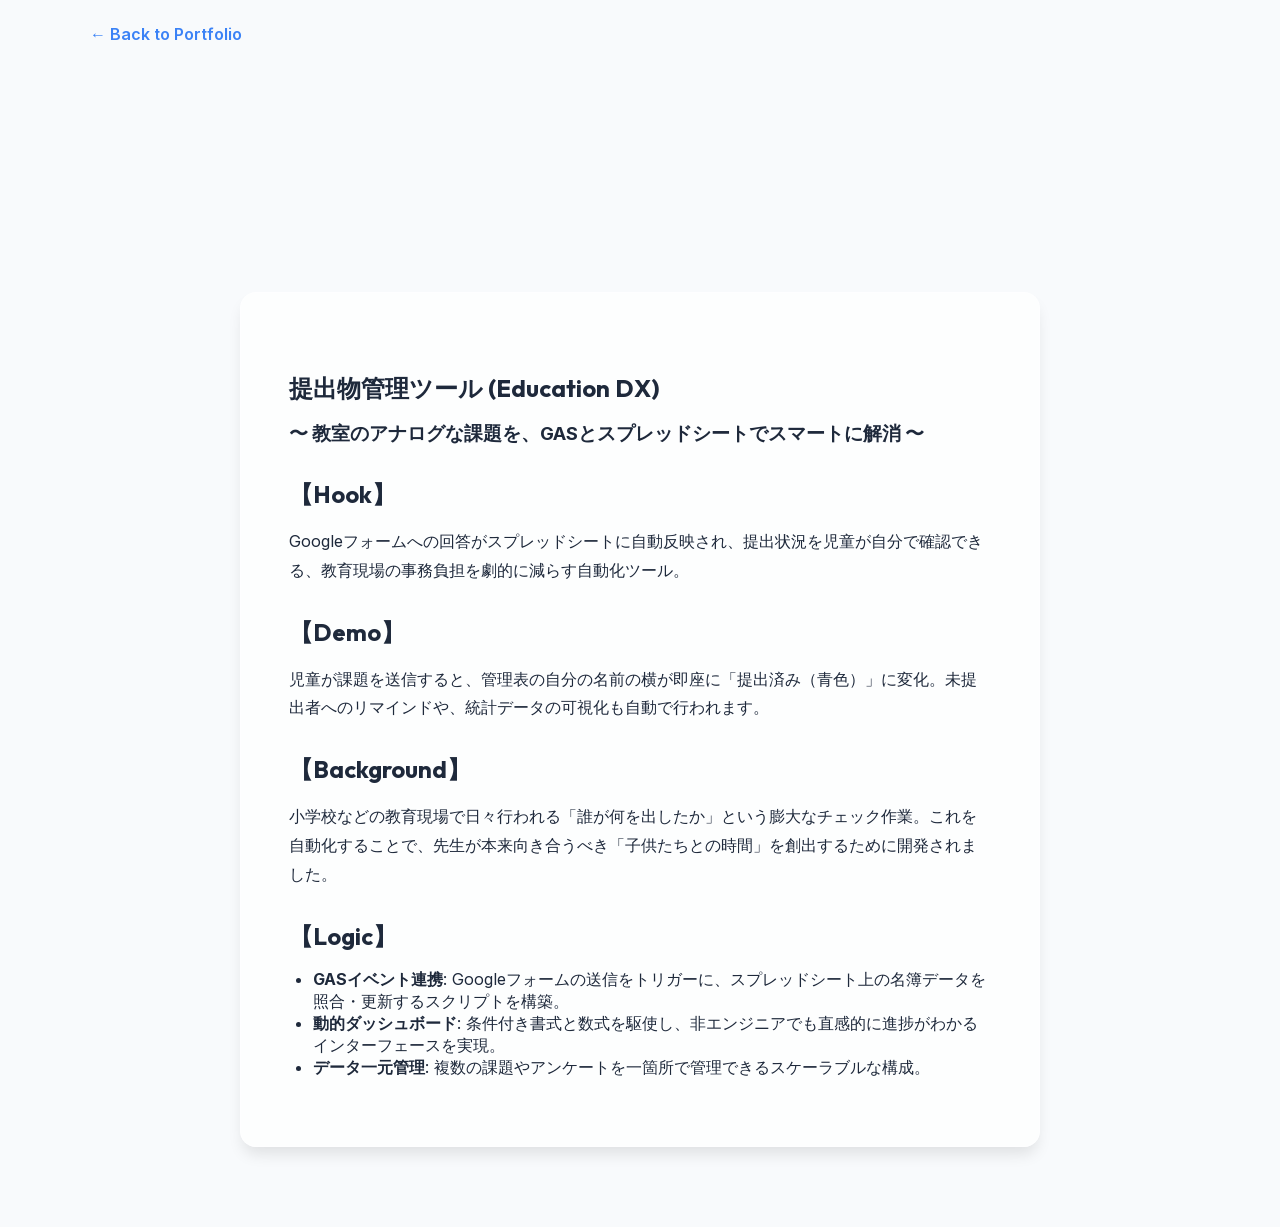
<file: projects/school-management-tool.html>
<!DOCTYPE html><html lang="ja" class="inter_fe8b9d92-module__LINzvG__variable outfit_ca35ecd4-module__VNkuCW__variable"><head><meta charSet="utf-8"/><meta name="viewport" content="width=device-width, initial-scale=1"/><link rel="preload" href="/_next/static/media/1b99372b3eaef0c8-s.p.0gx2haw2tmll8.woff2" as="font" crossorigin="" type="font/woff2"/><link rel="preload" href="/_next/static/media/83afe278b6a6bb3c-s.p.0q-301v4kxxnr.woff2" as="font" crossorigin="" type="font/woff2"/><link rel="stylesheet" href="/_next/static/chunks/0m2rqd44.np_g.css" data-precedence="next"/><link rel="stylesheet" href="/_next/static/chunks/0-j-79~psd584.css" data-precedence="next"/><link rel="preload" as="script" fetchPriority="low" href="/_next/static/chunks/15xrurgzs99gv.js"/><script src="/_next/static/chunks/146rw096sf~36.js" async=""></script><script src="/_next/static/chunks/01m~lx1_c5ka8.js" async=""></script><script src="/_next/static/chunks/02j8d7.9f.ryz.js" async=""></script><script src="/_next/static/chunks/turbopack-0h~.fhwxrj50z.js" async=""></script><script src="/_next/static/chunks/01xlw8hd842-c.js" async=""></script><script src="/_next/static/chunks/0d3shmwh5_nmn.js" async=""></script><script src="/_next/static/chunks/0ka051yepewro.js" async=""></script><meta name="next-size-adjust" content=""/><title>AI Portfolio | Automated Salvage System</title><meta name="description" content="A collection of AI projects and automation tools."/><link rel="icon" href="/favicon.ico?favicon.0x3dzn~oxb6tn.ico" sizes="256x256" type="image/x-icon"/><script src="/_next/static/chunks/03~yq9q893hmn.js" noModule=""></script></head><body><div hidden=""><!--$--><!--/$--></div><article class="page-module__e_nj4G__article animate-fade-in"><nav class="container page-module__e_nj4G__nav"><a class="page-module__e_nj4G__backLink" href="/">← Back to Portfolio</a></nav><header class="section container page-module__e_nj4G__header"><div class="page-module__e_nj4G__categoryLabel"></div><h1 class="page-module__e_nj4G__title"></h1><p class="page-module__e_nj4G__hook"></p></header><main class="container section page-module__e_nj4G__contentWrapper"><div class="page-module__e_nj4G__markdownBody glass"><h1>提出物管理ツール (Education DX)</h1>
<h3>〜 教室のアナログな課題を、GASとスプレッドシートでスマートに解消 〜</h3>
<h2>【Hook】</h2>
<p>Googleフォームへの回答がスプレッドシートに自動反映され、提出状況を児童が自分で確認できる、教育現場の事務負担を劇的に減らす自動化ツール。</p>
<h2>【Demo】</h2>
<p>児童が課題を送信すると、管理表の自分の名前の横が即座に「提出済み（青色）」に変化。未提出者へのリマインドや、統計データの可視化も自動で行われます。</p>
<h2>【Background】</h2>
<p>小学校などの教育現場で日々行われる「誰が何を出したか」という膨大なチェック作業。これを自動化することで、先生が本来向き合うべき「子供たちとの時間」を創出するために開発されました。</p>
<h2>【Logic】</h2>
<ul>
<li><strong>GASイベント連携</strong>: Googleフォームの送信をトリガーに、スプレッドシート上の名簿データを照合・更新するスクリプトを構築。</li>
<li><strong>動的ダッシュボード</strong>: 条件付き書式と数式を駆使し、非エンジニアでも直感的に進捗がわかるインターフェースを実現。</li>
<li><strong>データ一元管理</strong>: 複数の課題やアンケートを一箇所で管理できるスケーラブルな構成。</li>
</ul>
</div></main></article><!--$--><!--/$--><script src="/_next/static/chunks/15xrurgzs99gv.js" id="_R_" async=""></script><script>(self.__next_f=self.__next_f||[]).push([0])</script><script>self.__next_f.push([1,"1:\"$Sreact.fragment\"\n2:I[39756,[\"/_next/static/chunks/01xlw8hd842-c.js\",\"/_next/static/chunks/0d3shmwh5_nmn.js\"],\"default\"]\n3:I[37457,[\"/_next/static/chunks/01xlw8hd842-c.js\",\"/_next/static/chunks/0d3shmwh5_nmn.js\"],\"default\"]\n5:I[97367,[\"/_next/static/chunks/01xlw8hd842-c.js\",\"/_next/static/chunks/0d3shmwh5_nmn.js\"],\"OutletBoundary\"]\n6:\"$Sreact.suspense\"\n9:I[97367,[\"/_next/static/chunks/01xlw8hd842-c.js\",\"/_next/static/chunks/0d3shmwh5_nmn.js\"],\"ViewportBoundary\"]\nb:I[97367,[\"/_next/static/chunks/01xlw8hd842-c.js\",\"/_next/static/chunks/0d3shmwh5_nmn.js\"],\"MetadataBoundary\"]\nd:I[68027,[\"/_next/static/chunks/01xlw8hd842-c.js\",\"/_next/static/chunks/0d3shmwh5_nmn.js\"],\"default\",1]\n:HL[\"/_next/static/chunks/0m2rqd44.np_g.css\",\"style\"]\n:HL[\"/_next/static/media/1b99372b3eaef0c8-s.p.0gx2haw2tmll8.woff2\",\"font\",{\"crossOrigin\":\"\",\"type\":\"font/woff2\"}]\n:HL[\"/_next/static/media/83afe278b6a6bb3c-s.p.0q-301v4kxxnr.woff2\",\"font\",{\"crossOrigin\":\"\",\"type\":\"font/woff2\"}]\n:HL[\"/_next/static/chunks/0-j-79~psd584.css\",\"style\"]\n"])</script><script>self.__next_f.push([1,"0:{\"P\":null,\"c\":[\"\",\"projects\",\"school-management-tool\"],\"q\":\"\",\"i\":false,\"f\":[[[\"\",{\"children\":[\"projects\",{\"children\":[[\"id\",\"school-management-tool\",\"d\",null],{\"children\":[\"__PAGE__\",{}]}]}]},\"$undefined\",\"$undefined\",16],[[\"$\",\"$1\",\"c\",{\"children\":[[[\"$\",\"link\",\"0\",{\"rel\":\"stylesheet\",\"href\":\"/_next/static/chunks/0m2rqd44.np_g.css\",\"precedence\":\"next\",\"crossOrigin\":\"$undefined\",\"nonce\":\"$undefined\"}],[\"$\",\"script\",\"script-0\",{\"src\":\"/_next/static/chunks/01xlw8hd842-c.js\",\"async\":true,\"nonce\":\"$undefined\"}],[\"$\",\"script\",\"script-1\",{\"src\":\"/_next/static/chunks/0d3shmwh5_nmn.js\",\"async\":true,\"nonce\":\"$undefined\"}]],[\"$\",\"html\",null,{\"lang\":\"ja\",\"className\":\"inter_fe8b9d92-module__LINzvG__variable outfit_ca35ecd4-module__VNkuCW__variable\",\"children\":[\"$\",\"body\",null,{\"children\":[\"$\",\"$L2\",null,{\"parallelRouterKey\":\"children\",\"error\":\"$undefined\",\"errorStyles\":\"$undefined\",\"errorScripts\":\"$undefined\",\"template\":[\"$\",\"$L3\",null,{}],\"templateStyles\":\"$undefined\",\"templateScripts\":\"$undefined\",\"notFound\":[[[\"$\",\"title\",null,{\"children\":\"404: This page could not be found.\"}],[\"$\",\"div\",null,{\"style\":{\"fontFamily\":\"system-ui,\\\"Segoe UI\\\",Roboto,Helvetica,Arial,sans-serif,\\\"Apple Color Emoji\\\",\\\"Segoe UI Emoji\\\"\",\"height\":\"100vh\",\"textAlign\":\"center\",\"display\":\"flex\",\"flexDirection\":\"column\",\"alignItems\":\"center\",\"justifyContent\":\"center\"},\"children\":[\"$\",\"div\",null,{\"children\":[[\"$\",\"style\",null,{\"dangerouslySetInnerHTML\":{\"__html\":\"body{color:#000;background:#fff;margin:0}.next-error-h1{border-right:1px solid rgba(0,0,0,.3)}@media (prefers-color-scheme:dark){body{color:#fff;background:#000}.next-error-h1{border-right:1px solid rgba(255,255,255,.3)}}\"}}],[\"$\",\"h1\",null,{\"className\":\"next-error-h1\",\"style\":{\"display\":\"inline-block\",\"margin\":\"0 20px 0 0\",\"padding\":\"0 23px 0 0\",\"fontSize\":24,\"fontWeight\":500,\"verticalAlign\":\"top\",\"lineHeight\":\"49px\"},\"children\":404}],[\"$\",\"div\",null,{\"style\":{\"display\":\"inline-block\"},\"children\":[\"$\",\"h2\",null,{\"style\":{\"fontSize\":14,\"fontWeight\":400,\"lineHeight\":\"49px\",\"margin\":0},\"children\":\"This page could not be found.\"}]}]]}]}]],[]],\"forbidden\":\"$undefined\",\"unauthorized\":\"$undefined\"}]}]}]]}],{\"children\":[[\"$\",\"$1\",\"c\",{\"children\":[null,[\"$\",\"$L2\",null,{\"parallelRouterKey\":\"children\",\"error\":\"$undefined\",\"errorStyles\":\"$undefined\",\"errorScripts\":\"$undefined\",\"template\":[\"$\",\"$L3\",null,{}],\"templateStyles\":\"$undefined\",\"templateScripts\":\"$undefined\",\"notFound\":\"$undefined\",\"forbidden\":\"$undefined\",\"unauthorized\":\"$undefined\"}]]}],{\"children\":[[\"$\",\"$1\",\"c\",{\"children\":[null,[\"$\",\"$L2\",null,{\"parallelRouterKey\":\"children\",\"error\":\"$undefined\",\"errorStyles\":\"$undefined\",\"errorScripts\":\"$undefined\",\"template\":[\"$\",\"$L3\",null,{}],\"templateStyles\":\"$undefined\",\"templateScripts\":\"$undefined\",\"notFound\":\"$undefined\",\"forbidden\":\"$undefined\",\"unauthorized\":\"$undefined\"}]]}],{\"children\":[[\"$\",\"$1\",\"c\",{\"children\":[\"$L4\",[[\"$\",\"link\",\"0\",{\"rel\":\"stylesheet\",\"href\":\"/_next/static/chunks/0-j-79~psd584.css\",\"precedence\":\"next\",\"crossOrigin\":\"$undefined\",\"nonce\":\"$undefined\"}],[\"$\",\"script\",\"script-0\",{\"src\":\"/_next/static/chunks/0ka051yepewro.js\",\"async\":true,\"nonce\":\"$undefined\"}]],[\"$\",\"$L5\",null,{\"children\":[\"$\",\"$6\",null,{\"name\":\"Next.MetadataOutlet\",\"children\":\"$@7\"}]}]]}],{},null,false,null]},null,false,\"$@8\"]},null,false,\"$@8\"]},null,false,null],[\"$\",\"$1\",\"h\",{\"children\":[null,[\"$\",\"$L9\",null,{\"children\":\"$La\"}],[\"$\",\"div\",null,{\"hidden\":true,\"children\":[\"$\",\"$Lb\",null,{\"children\":[\"$\",\"$6\",null,{\"name\":\"Next.Metadata\",\"children\":\"$Lc\"}]}]}],[\"$\",\"meta\",null,{\"name\":\"next-size-adjust\",\"content\":\"\"}]]}],false]],\"m\":\"$undefined\",\"G\":[\"$d\",[[\"$\",\"link\",\"0\",{\"rel\":\"stylesheet\",\"href\":\"/_next/static/chunks/0m2rqd44.np_g.css\",\"precedence\":\"next\",\"crossOrigin\":\"$undefined\",\"nonce\":\"$undefined\"}]]],\"S\":true,\"h\":null,\"s\":\"$undefined\",\"l\":\"$undefined\",\"p\":\"$undefined\",\"d\":\"$undefined\",\"b\":\"VdL_v0Ljy1t4bKYLSe7Zi\"}\n"])</script><script>self.__next_f.push([1,"e:[]\n8:\"$We\"\n"])</script><script>self.__next_f.push([1,"f:I[22016,[\"/_next/static/chunks/01xlw8hd842-c.js\",\"/_next/static/chunks/0d3shmwh5_nmn.js\",\"/_next/static/chunks/0ka051yepewro.js\"],\"\"]\n"])</script><script>self.__next_f.push([1,"4:[\"$\",\"article\",null,{\"className\":\"page-module__e_nj4G__article animate-fade-in\",\"children\":[[\"$\",\"nav\",null,{\"className\":\"container page-module__e_nj4G__nav\",\"children\":[\"$\",\"$Lf\",null,{\"href\":\"/\",\"className\":\"page-module__e_nj4G__backLink\",\"children\":\"← Back to Portfolio\"}]}],[\"$\",\"header\",null,{\"className\":\"section container page-module__e_nj4G__header\",\"children\":[[\"$\",\"div\",null,{\"className\":\"page-module__e_nj4G__categoryLabel\",\"children\":\"$undefined\"}],[\"$\",\"h1\",null,{\"className\":\"page-module__e_nj4G__title\",\"children\":\"$undefined\"}],[\"$\",\"p\",null,{\"className\":\"page-module__e_nj4G__hook\",\"children\":\"$undefined\"}]]}],[\"$\",\"main\",null,{\"className\":\"container section page-module__e_nj4G__contentWrapper\",\"children\":[\"$\",\"div\",null,{\"className\":\"page-module__e_nj4G__markdownBody glass\",\"dangerouslySetInnerHTML\":{\"__html\":\"\u003ch1\u003e提出物管理ツール (Education DX)\u003c/h1\u003e\\n\u003ch3\u003e〜 教室のアナログな課題を、GASとスプレッドシートでスマートに解消 〜\u003c/h3\u003e\\n\u003ch2\u003e【Hook】\u003c/h2\u003e\\n\u003cp\u003eGoogleフォームへの回答がスプレッドシートに自動反映され、提出状況を児童が自分で確認できる、教育現場の事務負担を劇的に減らす自動化ツール。\u003c/p\u003e\\n\u003ch2\u003e【Demo】\u003c/h2\u003e\\n\u003cp\u003e児童が課題を送信すると、管理表の自分の名前の横が即座に「提出済み（青色）」に変化。未提出者へのリマインドや、統計データの可視化も自動で行われます。\u003c/p\u003e\\n\u003ch2\u003e【Background】\u003c/h2\u003e\\n\u003cp\u003e小学校などの教育現場で日々行われる「誰が何を出したか」という膨大なチェック作業。これを自動化することで、先生が本来向き合うべき「子供たちとの時間」を創出するために開発されました。\u003c/p\u003e\\n\u003ch2\u003e【Logic】\u003c/h2\u003e\\n\u003cul\u003e\\n\u003cli\u003e\u003cstrong\u003eGASイベント連携\u003c/strong\u003e: Googleフォームの送信をトリガーに、スプレッドシート上の名簿データを照合・更新するスクリプトを構築。\u003c/li\u003e\\n\u003cli\u003e\u003cstrong\u003e動的ダッシュボード\u003c/strong\u003e: 条件付き書式と数式を駆使し、非エンジニアでも直感的に進捗がわかるインターフェースを実現。\u003c/li\u003e\\n\u003cli\u003e\u003cstrong\u003eデータ一元管理\u003c/strong\u003e: 複数の課題やアンケートを一箇所で管理できるスケーラブルな構成。\u003c/li\u003e\\n\u003c/ul\u003e\\n\"}}]}]]}]\n"])</script><script>self.__next_f.push([1,"a:[[\"$\",\"meta\",\"0\",{\"charSet\":\"utf-8\"}],[\"$\",\"meta\",\"1\",{\"name\":\"viewport\",\"content\":\"width=device-width, initial-scale=1\"}]]\n"])</script><script>self.__next_f.push([1,"10:I[27201,[\"/_next/static/chunks/01xlw8hd842-c.js\",\"/_next/static/chunks/0d3shmwh5_nmn.js\"],\"IconMark\"]\n7:null\nc:[[\"$\",\"title\",\"0\",{\"children\":\"AI Portfolio | Automated Salvage System\"}],[\"$\",\"meta\",\"1\",{\"name\":\"description\",\"content\":\"A collection of AI projects and automation tools.\"}],[\"$\",\"link\",\"2\",{\"rel\":\"icon\",\"href\":\"/favicon.ico?favicon.0x3dzn~oxb6tn.ico\",\"sizes\":\"256x256\",\"type\":\"image/x-icon\"}],[\"$\",\"$L10\",\"3\",{}]]\n"])</script></body></html>
</file>
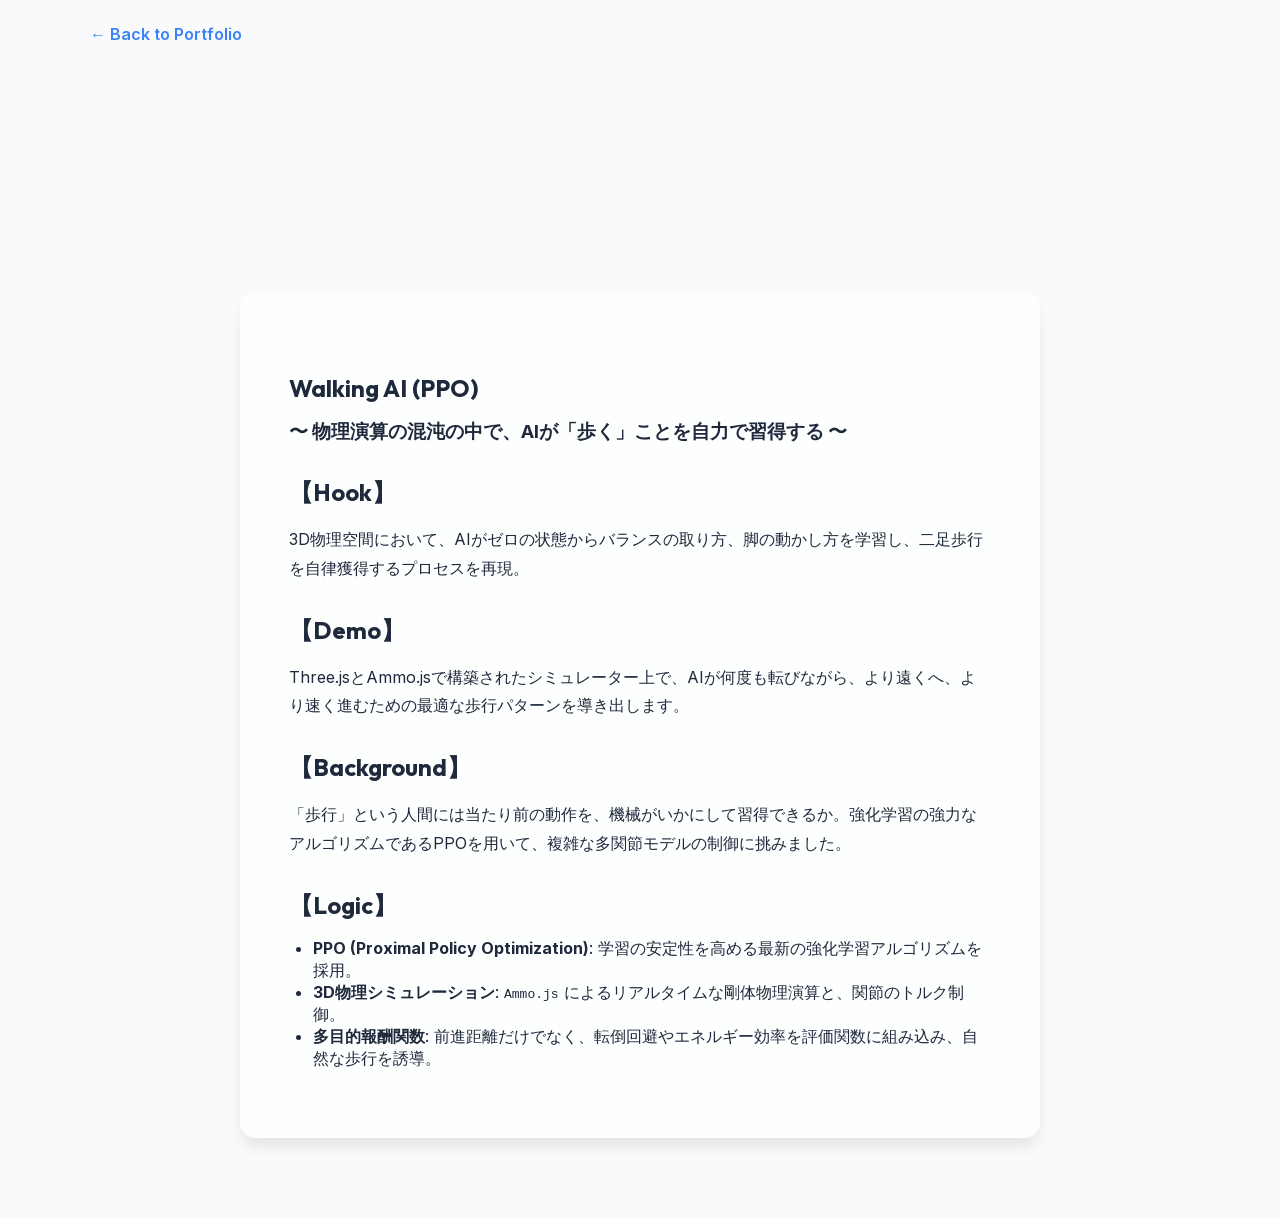
<file: projects/walking-ai-ppo.html>
<!DOCTYPE html><html lang="ja" class="inter_fe8b9d92-module__LINzvG__variable outfit_ca35ecd4-module__VNkuCW__variable"><head><meta charSet="utf-8"/><meta name="viewport" content="width=device-width, initial-scale=1"/><link rel="preload" href="/_next/static/media/1b99372b3eaef0c8-s.p.0gx2haw2tmll8.woff2" as="font" crossorigin="" type="font/woff2"/><link rel="preload" href="/_next/static/media/83afe278b6a6bb3c-s.p.0q-301v4kxxnr.woff2" as="font" crossorigin="" type="font/woff2"/><link rel="stylesheet" href="/_next/static/chunks/0m2rqd44.np_g.css" data-precedence="next"/><link rel="stylesheet" href="/_next/static/chunks/0-j-79~psd584.css" data-precedence="next"/><link rel="preload" as="script" fetchPriority="low" href="/_next/static/chunks/15xrurgzs99gv.js"/><script src="/_next/static/chunks/146rw096sf~36.js" async=""></script><script src="/_next/static/chunks/01m~lx1_c5ka8.js" async=""></script><script src="/_next/static/chunks/02j8d7.9f.ryz.js" async=""></script><script src="/_next/static/chunks/turbopack-0h~.fhwxrj50z.js" async=""></script><script src="/_next/static/chunks/01xlw8hd842-c.js" async=""></script><script src="/_next/static/chunks/0d3shmwh5_nmn.js" async=""></script><script src="/_next/static/chunks/0ka051yepewro.js" async=""></script><meta name="next-size-adjust" content=""/><title>AI Portfolio | Automated Salvage System</title><meta name="description" content="A collection of AI projects and automation tools."/><link rel="icon" href="/favicon.ico?favicon.0x3dzn~oxb6tn.ico" sizes="256x256" type="image/x-icon"/><script src="/_next/static/chunks/03~yq9q893hmn.js" noModule=""></script></head><body><div hidden=""><!--$--><!--/$--></div><article class="page-module__e_nj4G__article animate-fade-in"><nav class="container page-module__e_nj4G__nav"><a class="page-module__e_nj4G__backLink" href="/">← Back to Portfolio</a></nav><header class="section container page-module__e_nj4G__header"><div class="page-module__e_nj4G__categoryLabel"></div><h1 class="page-module__e_nj4G__title"></h1><p class="page-module__e_nj4G__hook"></p></header><main class="container section page-module__e_nj4G__contentWrapper"><div class="page-module__e_nj4G__markdownBody glass"><h1>Walking AI (PPO)</h1>
<h3>〜 物理演算の混沌の中で、AIが「歩く」ことを自力で習得する 〜</h3>
<h2>【Hook】</h2>
<p>3D物理空間において、AIがゼロの状態からバランスの取り方、脚の動かし方を学習し、二足歩行を自律獲得するプロセスを再現。</p>
<h2>【Demo】</h2>
<p>Three.jsとAmmo.jsで構築されたシミュレーター上で、AIが何度も転びながら、より遠くへ、より速く進むための最適な歩行パターンを導き出します。</p>
<h2>【Background】</h2>
<p>「歩行」という人間には当たり前の動作を、機械がいかにして習得できるか。強化学習の強力なアルゴリズムであるPPOを用いて、複雑な多関節モデルの制御に挑みました。</p>
<h2>【Logic】</h2>
<ul>
<li><strong>PPO (Proximal Policy Optimization)</strong>: 学習の安定性を高める最新の強化学習アルゴリズムを採用。</li>
<li><strong>3D物理シミュレーション</strong>: <code>Ammo.js</code> によるリアルタイムな剛体物理演算と、関節のトルク制御。</li>
<li><strong>多目的報酬関数</strong>: 前進距離だけでなく、転倒回避やエネルギー効率を評価関数に組み込み、自然な歩行を誘導。</li>
</ul>
</div></main></article><!--$--><!--/$--><script src="/_next/static/chunks/15xrurgzs99gv.js" id="_R_" async=""></script><script>(self.__next_f=self.__next_f||[]).push([0])</script><script>self.__next_f.push([1,"1:\"$Sreact.fragment\"\n2:I[39756,[\"/_next/static/chunks/01xlw8hd842-c.js\",\"/_next/static/chunks/0d3shmwh5_nmn.js\"],\"default\"]\n3:I[37457,[\"/_next/static/chunks/01xlw8hd842-c.js\",\"/_next/static/chunks/0d3shmwh5_nmn.js\"],\"default\"]\n5:I[97367,[\"/_next/static/chunks/01xlw8hd842-c.js\",\"/_next/static/chunks/0d3shmwh5_nmn.js\"],\"OutletBoundary\"]\n6:\"$Sreact.suspense\"\n9:I[97367,[\"/_next/static/chunks/01xlw8hd842-c.js\",\"/_next/static/chunks/0d3shmwh5_nmn.js\"],\"ViewportBoundary\"]\nb:I[97367,[\"/_next/static/chunks/01xlw8hd842-c.js\",\"/_next/static/chunks/0d3shmwh5_nmn.js\"],\"MetadataBoundary\"]\nd:I[68027,[\"/_next/static/chunks/01xlw8hd842-c.js\",\"/_next/static/chunks/0d3shmwh5_nmn.js\"],\"default\",1]\n:HL[\"/_next/static/chunks/0m2rqd44.np_g.css\",\"style\"]\n:HL[\"/_next/static/media/1b99372b3eaef0c8-s.p.0gx2haw2tmll8.woff2\",\"font\",{\"crossOrigin\":\"\",\"type\":\"font/woff2\"}]\n:HL[\"/_next/static/media/83afe278b6a6bb3c-s.p.0q-301v4kxxnr.woff2\",\"font\",{\"crossOrigin\":\"\",\"type\":\"font/woff2\"}]\n:HL[\"/_next/static/chunks/0-j-79~psd584.css\",\"style\"]\n"])</script><script>self.__next_f.push([1,"0:{\"P\":null,\"c\":[\"\",\"projects\",\"walking-ai-ppo\"],\"q\":\"\",\"i\":false,\"f\":[[[\"\",{\"children\":[\"projects\",{\"children\":[[\"id\",\"walking-ai-ppo\",\"d\",null],{\"children\":[\"__PAGE__\",{}]}]}]},\"$undefined\",\"$undefined\",16],[[\"$\",\"$1\",\"c\",{\"children\":[[[\"$\",\"link\",\"0\",{\"rel\":\"stylesheet\",\"href\":\"/_next/static/chunks/0m2rqd44.np_g.css\",\"precedence\":\"next\",\"crossOrigin\":\"$undefined\",\"nonce\":\"$undefined\"}],[\"$\",\"script\",\"script-0\",{\"src\":\"/_next/static/chunks/01xlw8hd842-c.js\",\"async\":true,\"nonce\":\"$undefined\"}],[\"$\",\"script\",\"script-1\",{\"src\":\"/_next/static/chunks/0d3shmwh5_nmn.js\",\"async\":true,\"nonce\":\"$undefined\"}]],[\"$\",\"html\",null,{\"lang\":\"ja\",\"className\":\"inter_fe8b9d92-module__LINzvG__variable outfit_ca35ecd4-module__VNkuCW__variable\",\"children\":[\"$\",\"body\",null,{\"children\":[\"$\",\"$L2\",null,{\"parallelRouterKey\":\"children\",\"error\":\"$undefined\",\"errorStyles\":\"$undefined\",\"errorScripts\":\"$undefined\",\"template\":[\"$\",\"$L3\",null,{}],\"templateStyles\":\"$undefined\",\"templateScripts\":\"$undefined\",\"notFound\":[[[\"$\",\"title\",null,{\"children\":\"404: This page could not be found.\"}],[\"$\",\"div\",null,{\"style\":{\"fontFamily\":\"system-ui,\\\"Segoe UI\\\",Roboto,Helvetica,Arial,sans-serif,\\\"Apple Color Emoji\\\",\\\"Segoe UI Emoji\\\"\",\"height\":\"100vh\",\"textAlign\":\"center\",\"display\":\"flex\",\"flexDirection\":\"column\",\"alignItems\":\"center\",\"justifyContent\":\"center\"},\"children\":[\"$\",\"div\",null,{\"children\":[[\"$\",\"style\",null,{\"dangerouslySetInnerHTML\":{\"__html\":\"body{color:#000;background:#fff;margin:0}.next-error-h1{border-right:1px solid rgba(0,0,0,.3)}@media (prefers-color-scheme:dark){body{color:#fff;background:#000}.next-error-h1{border-right:1px solid rgba(255,255,255,.3)}}\"}}],[\"$\",\"h1\",null,{\"className\":\"next-error-h1\",\"style\":{\"display\":\"inline-block\",\"margin\":\"0 20px 0 0\",\"padding\":\"0 23px 0 0\",\"fontSize\":24,\"fontWeight\":500,\"verticalAlign\":\"top\",\"lineHeight\":\"49px\"},\"children\":404}],[\"$\",\"div\",null,{\"style\":{\"display\":\"inline-block\"},\"children\":[\"$\",\"h2\",null,{\"style\":{\"fontSize\":14,\"fontWeight\":400,\"lineHeight\":\"49px\",\"margin\":0},\"children\":\"This page could not be found.\"}]}]]}]}]],[]],\"forbidden\":\"$undefined\",\"unauthorized\":\"$undefined\"}]}]}]]}],{\"children\":[[\"$\",\"$1\",\"c\",{\"children\":[null,[\"$\",\"$L2\",null,{\"parallelRouterKey\":\"children\",\"error\":\"$undefined\",\"errorStyles\":\"$undefined\",\"errorScripts\":\"$undefined\",\"template\":[\"$\",\"$L3\",null,{}],\"templateStyles\":\"$undefined\",\"templateScripts\":\"$undefined\",\"notFound\":\"$undefined\",\"forbidden\":\"$undefined\",\"unauthorized\":\"$undefined\"}]]}],{\"children\":[[\"$\",\"$1\",\"c\",{\"children\":[null,[\"$\",\"$L2\",null,{\"parallelRouterKey\":\"children\",\"error\":\"$undefined\",\"errorStyles\":\"$undefined\",\"errorScripts\":\"$undefined\",\"template\":[\"$\",\"$L3\",null,{}],\"templateStyles\":\"$undefined\",\"templateScripts\":\"$undefined\",\"notFound\":\"$undefined\",\"forbidden\":\"$undefined\",\"unauthorized\":\"$undefined\"}]]}],{\"children\":[[\"$\",\"$1\",\"c\",{\"children\":[\"$L4\",[[\"$\",\"link\",\"0\",{\"rel\":\"stylesheet\",\"href\":\"/_next/static/chunks/0-j-79~psd584.css\",\"precedence\":\"next\",\"crossOrigin\":\"$undefined\",\"nonce\":\"$undefined\"}],[\"$\",\"script\",\"script-0\",{\"src\":\"/_next/static/chunks/0ka051yepewro.js\",\"async\":true,\"nonce\":\"$undefined\"}]],[\"$\",\"$L5\",null,{\"children\":[\"$\",\"$6\",null,{\"name\":\"Next.MetadataOutlet\",\"children\":\"$@7\"}]}]]}],{},null,false,null]},null,false,\"$@8\"]},null,false,\"$@8\"]},null,false,null],[\"$\",\"$1\",\"h\",{\"children\":[null,[\"$\",\"$L9\",null,{\"children\":\"$La\"}],[\"$\",\"div\",null,{\"hidden\":true,\"children\":[\"$\",\"$Lb\",null,{\"children\":[\"$\",\"$6\",null,{\"name\":\"Next.Metadata\",\"children\":\"$Lc\"}]}]}],[\"$\",\"meta\",null,{\"name\":\"next-size-adjust\",\"content\":\"\"}]]}],false]],\"m\":\"$undefined\",\"G\":[\"$d\",[[\"$\",\"link\",\"0\",{\"rel\":\"stylesheet\",\"href\":\"/_next/static/chunks/0m2rqd44.np_g.css\",\"precedence\":\"next\",\"crossOrigin\":\"$undefined\",\"nonce\":\"$undefined\"}]]],\"S\":true,\"h\":null,\"s\":\"$undefined\",\"l\":\"$undefined\",\"p\":\"$undefined\",\"d\":\"$undefined\",\"b\":\"VdL_v0Ljy1t4bKYLSe7Zi\"}\n"])</script><script>self.__next_f.push([1,"e:[]\n8:\"$We\"\n"])</script><script>self.__next_f.push([1,"f:I[22016,[\"/_next/static/chunks/01xlw8hd842-c.js\",\"/_next/static/chunks/0d3shmwh5_nmn.js\",\"/_next/static/chunks/0ka051yepewro.js\"],\"\"]\n"])</script><script>self.__next_f.push([1,"4:[\"$\",\"article\",null,{\"className\":\"page-module__e_nj4G__article animate-fade-in\",\"children\":[[\"$\",\"nav\",null,{\"className\":\"container page-module__e_nj4G__nav\",\"children\":[\"$\",\"$Lf\",null,{\"href\":\"/\",\"className\":\"page-module__e_nj4G__backLink\",\"children\":\"← Back to Portfolio\"}]}],[\"$\",\"header\",null,{\"className\":\"section container page-module__e_nj4G__header\",\"children\":[[\"$\",\"div\",null,{\"className\":\"page-module__e_nj4G__categoryLabel\",\"children\":\"$undefined\"}],[\"$\",\"h1\",null,{\"className\":\"page-module__e_nj4G__title\",\"children\":\"$undefined\"}],[\"$\",\"p\",null,{\"className\":\"page-module__e_nj4G__hook\",\"children\":\"$undefined\"}]]}],[\"$\",\"main\",null,{\"className\":\"container section page-module__e_nj4G__contentWrapper\",\"children\":[\"$\",\"div\",null,{\"className\":\"page-module__e_nj4G__markdownBody glass\",\"dangerouslySetInnerHTML\":{\"__html\":\"\u003ch1\u003eWalking AI (PPO)\u003c/h1\u003e\\n\u003ch3\u003e〜 物理演算の混沌の中で、AIが「歩く」ことを自力で習得する 〜\u003c/h3\u003e\\n\u003ch2\u003e【Hook】\u003c/h2\u003e\\n\u003cp\u003e3D物理空間において、AIがゼロの状態からバランスの取り方、脚の動かし方を学習し、二足歩行を自律獲得するプロセスを再現。\u003c/p\u003e\\n\u003ch2\u003e【Demo】\u003c/h2\u003e\\n\u003cp\u003eThree.jsとAmmo.jsで構築されたシミュレーター上で、AIが何度も転びながら、より遠くへ、より速く進むための最適な歩行パターンを導き出します。\u003c/p\u003e\\n\u003ch2\u003e【Background】\u003c/h2\u003e\\n\u003cp\u003e「歩行」という人間には当たり前の動作を、機械がいかにして習得できるか。強化学習の強力なアルゴリズムであるPPOを用いて、複雑な多関節モデルの制御に挑みました。\u003c/p\u003e\\n\u003ch2\u003e【Logic】\u003c/h2\u003e\\n\u003cul\u003e\\n\u003cli\u003e\u003cstrong\u003ePPO (Proximal Policy Optimization)\u003c/strong\u003e: 学習の安定性を高める最新の強化学習アルゴリズムを採用。\u003c/li\u003e\\n\u003cli\u003e\u003cstrong\u003e3D物理シミュレーション\u003c/strong\u003e: \u003ccode\u003eAmmo.js\u003c/code\u003e によるリアルタイムな剛体物理演算と、関節のトルク制御。\u003c/li\u003e\\n\u003cli\u003e\u003cstrong\u003e多目的報酬関数\u003c/strong\u003e: 前進距離だけでなく、転倒回避やエネルギー効率を評価関数に組み込み、自然な歩行を誘導。\u003c/li\u003e\\n\u003c/ul\u003e\\n\"}}]}]]}]\n"])</script><script>self.__next_f.push([1,"a:[[\"$\",\"meta\",\"0\",{\"charSet\":\"utf-8\"}],[\"$\",\"meta\",\"1\",{\"name\":\"viewport\",\"content\":\"width=device-width, initial-scale=1\"}]]\n"])</script><script>self.__next_f.push([1,"10:I[27201,[\"/_next/static/chunks/01xlw8hd842-c.js\",\"/_next/static/chunks/0d3shmwh5_nmn.js\"],\"IconMark\"]\n7:null\nc:[[\"$\",\"title\",\"0\",{\"children\":\"AI Portfolio | Automated Salvage System\"}],[\"$\",\"meta\",\"1\",{\"name\":\"description\",\"content\":\"A collection of AI projects and automation tools.\"}],[\"$\",\"link\",\"2\",{\"rel\":\"icon\",\"href\":\"/favicon.ico?favicon.0x3dzn~oxb6tn.ico\",\"sizes\":\"256x256\",\"type\":\"image/x-icon\"}],[\"$\",\"$L10\",\"3\",{}]]\n"])</script></body></html>
</file>
<file: _next/static/chunks/0m2rqd44.np_g.css>
@font-face{font-family:Inter;font-style:normal;font-weight:100 900;font-display:swap;src:url(../media/2c55a0e60120577a-s.0bjc5tiuqdqro.woff2)format("woff2");unicode-range:U+460-52F,U+1C80-1C8A,U+20B4,U+2DE0-2DFF,U+A640-A69F,U+FE2E-FE2F}@font-face{font-family:Inter;font-style:normal;font-weight:100 900;font-display:swap;src:url(../media/9c72aa0f40e4eef8-s.0m6w47a4e5dy9.woff2)format("woff2");unicode-range:U+301,U+400-45F,U+490-491,U+4B0-4B1,U+2116}@font-face{font-family:Inter;font-style:normal;font-weight:100 900;font-display:swap;src:url(../media/ad66f9afd8947f86-s.11u06r12fd6v_.woff2)format("woff2");unicode-range:U+1F??}@font-face{font-family:Inter;font-style:normal;font-weight:100 900;font-display:swap;src:url(../media/5476f68d60460930-s.0wxq9webf.ew4.woff2)format("woff2");unicode-range:U+370-377,U+37A-37F,U+384-38A,U+38C,U+38E-3A1,U+3A3-3FF}@font-face{font-family:Inter;font-style:normal;font-weight:100 900;font-display:swap;src:url(../media/2bbe8d2671613f1f-s.067x_6k0k23tk.woff2)format("woff2");unicode-range:U+102-103,U+110-111,U+128-129,U+168-169,U+1A0-1A1,U+1AF-1B0,U+300-301,U+303-304,U+308-309,U+323,U+329,U+1EA0-1EF9,U+20AB}@font-face{font-family:Inter;font-style:normal;font-weight:100 900;font-display:swap;src:url(../media/1bffadaabf893a1e-s.16ipb6fqu393i.woff2)format("woff2");unicode-range:U+100-2BA,U+2BD-2C5,U+2C7-2CC,U+2CE-2D7,U+2DD-2FF,U+304,U+308,U+329,U+1D00-1DBF,U+1E00-1E9F,U+1EF2-1EFF,U+2020,U+20A0-20AB,U+20AD-20C0,U+2113,U+2C60-2C7F,U+A720-A7FF}@font-face{font-family:Inter;font-style:normal;font-weight:100 900;font-display:swap;src:url(../media/83afe278b6a6bb3c-s.p.0q-301v4kxxnr.woff2)format("woff2");unicode-range:U+??,U+131,U+152-153,U+2BB-2BC,U+2C6,U+2DA,U+2DC,U+304,U+308,U+329,U+2000-206F,U+20AC,U+2122,U+2191,U+2193,U+2212,U+2215,U+FEFF,U+FFFD}@font-face{font-family:Inter Fallback;src:local(Arial);ascent-override:90.44%;descent-override:22.52%;line-gap-override:0.0%;size-adjust:107.12%}.inter_fe8b9d92-module__LINzvG__className{font-family:Inter,Inter Fallback;font-style:normal}.inter_fe8b9d92-module__LINzvG__variable{--font-inter:"Inter", "Inter Fallback"}
@font-face{font-family:Outfit;font-style:normal;font-weight:100 900;font-display:swap;src:url(../media/b2ea385cb5ae8625-s.0kjod.kaq1k69.woff2)format("woff2");unicode-range:U+100-2BA,U+2BD-2C5,U+2C7-2CC,U+2CE-2D7,U+2DD-2FF,U+304,U+308,U+329,U+1D00-1DBF,U+1E00-1E9F,U+1EF2-1EFF,U+2020,U+20A0-20AB,U+20AD-20C0,U+2113,U+2C60-2C7F,U+A720-A7FF}@font-face{font-family:Outfit;font-style:normal;font-weight:100 900;font-display:swap;src:url(../media/1b99372b3eaef0c8-s.p.0gx2haw2tmll8.woff2)format("woff2");unicode-range:U+??,U+131,U+152-153,U+2BB-2BC,U+2C6,U+2DA,U+2DC,U+304,U+308,U+329,U+2000-206F,U+20AC,U+2122,U+2191,U+2193,U+2212,U+2215,U+FEFF,U+FFFD}@font-face{font-family:Outfit Fallback;src:local(Arial);ascent-override:100.18%;descent-override:26.05%;line-gap-override:0.0%;size-adjust:99.82%}.outfit_ca35ecd4-module__VNkuCW__className{font-family:Outfit,Outfit Fallback;font-style:normal}.outfit_ca35ecd4-module__VNkuCW__variable{--font-outfit:"Outfit", "Outfit Fallback"}
:root{--base-bg:#f8fafc;--surface-bg:#ffffffb3;--primary:#3b82f6;--primary-soft:#eff6ff;--accent:#10b981;--text-main:#1e293b;--text-muted:#64748b;--border-light:#e2e8f0;--glass-blur:12px;--glass-border:#ffffff4d;--radius-lg:16px;--radius-md:12px;--gap-section:80px;--container-width:1100px;--shadow-sm:0 4px 6px -1px #0000001a;--shadow-md:0 10px 15px -3px #0000001a}*{box-sizing:border-box;margin:0;padding:0}html,body{background:var(--base-bg);max-width:100vw;color:var(--text-main);-webkit-font-smoothing:antialiased;-moz-osx-font-smoothing:grayscale;font-family:Inter,-apple-system,BlinkMacSystemFont,Segoe UI,Roboto,sans-serif;overflow-x:hidden}a{color:inherit;text-decoration:none}.container{max-width:var(--container-width);margin:0 auto;padding:0 24px}.section{padding:var(--gap-section) 0}.glass{background:var(--surface-bg);-webkit-backdrop-filter:blur(var(--glass-blur));border:1px solid var(--glass-border);box-shadow:var(--shadow-md)}@keyframes fadeInUp{0%{opacity:0;transform:translateY(20px)}to{opacity:1;transform:translateY(0)}}.animate-fade-in{animation:.8s ease-out forwards fadeInUp}
</file>
<file: _next/static/chunks/0vb1giloxu9ul.css>
.ProjectTile-module__YsVo5W__tile{border-radius:var(--radius-lg);cursor:pointer;flex-direction:column;height:100%;padding:32px;transition:transform .3s cubic-bezier(.34,1.56,.64,1),box-shadow .3s;display:flex;position:relative;overflow:hidden}.ProjectTile-module__YsVo5W__tile:hover{transform:translateY(-8px);box-shadow:0 20px 25px -5px #3b82f61a,0 8px 10px -6px #3b82f61a}.ProjectTile-module__YsVo5W__badge{background:var(--primary-soft);color:var(--primary);border-radius:20px;width:fit-content;margin-bottom:16px;padding:4px 12px;font-size:.75rem;font-weight:600;display:inline-block}.ProjectTile-module__YsVo5W__title{font-family:var(--font-outfit);color:var(--text-main);margin-bottom:12px;font-size:1.5rem;font-weight:700}.ProjectTile-module__YsVo5W__hook{color:var(--text-muted);flex-grow:1;font-size:.95rem;line-height:1.6}.ProjectTile-module__YsVo5W__viewMore{color:var(--primary);opacity:0;margin-top:24px;font-size:.9rem;font-weight:600;transition:all .3s;transform:translate(-10px)}.ProjectTile-module__YsVo5W__tile:hover .ProjectTile-module__YsVo5W__viewMore{opacity:1;transform:translate(0)}
.page-module___8aEwW__grid{grid-template-columns:repeat(auto-fill,minmax(320px,1fr));gap:32px;display:grid}@media (max-width:768px){.page-module___8aEwW__heroTitle{font-size:2.5rem!important}.page-module___8aEwW__grid{grid-template-columns:1fr}}
</file>
<file: _next/static/chunks/0-j-79~psd584.css>
.page-module__e_nj4G__article{min-height:100vh}.page-module__e_nj4G__nav{padding:24px 0}.page-module__e_nj4G__backLink{color:var(--primary);font-weight:600;transition:opacity .2s}.page-module__e_nj4G__backLink:hover{opacity:.7}.page-module__e_nj4G__header{text-align:center;padding-top:40px}.page-module__e_nj4G__categoryLabel{color:var(--accent);text-transform:uppercase;letter-spacing:.1em;margin-bottom:12px;font-weight:700}.page-module__e_nj4G__title{font-family:var(--font-outfit);margin-bottom:24px;font-size:3rem;font-weight:800}.page-module__e_nj4G__hook{color:var(--text-muted);max-width:700px;margin:0 auto;font-size:1.25rem}.page-module__e_nj4G__contentWrapper{max-width:800px;margin:0 auto;animation-delay:.2s}.page-module__e_nj4G__markdownBody{border-radius:var(--radius-lg);padding:48px}.page-module__e_nj4G__markdownBody h1,.page-module__e_nj4G__markdownBody h2{font-family:var(--font-outfit);margin-top:2rem;margin-bottom:1rem}.page-module__e_nj4G__markdownBody p{color:var(--text-main);margin-bottom:1.2rem;line-height:1.8}.page-module__e_nj4G__markdownBody ul{margin-bottom:1.2rem;padding-left:1.5rem}.page-module__e_nj4G__markdownBody img{border-radius:var(--radius-md);max-width:100%;height:auto;box-shadow:var(--shadow-md);margin:2rem 0}
</file>
